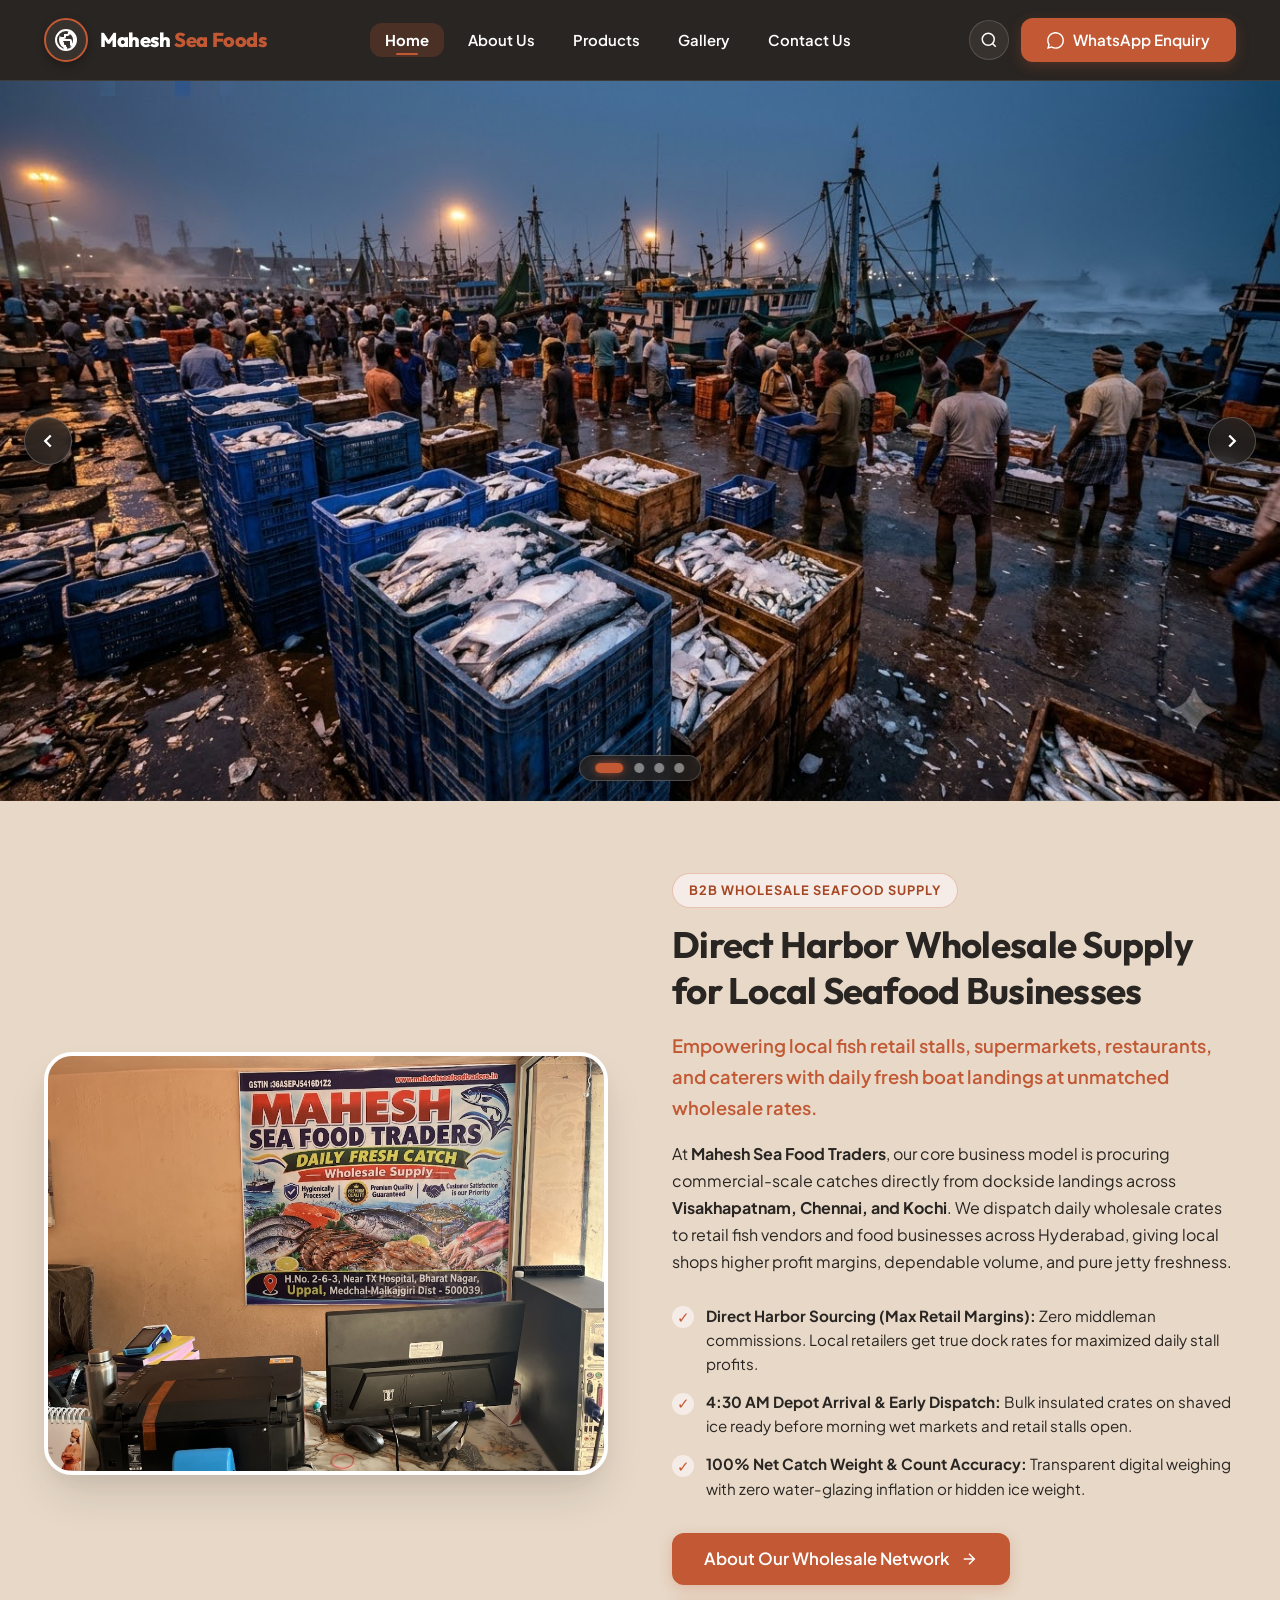
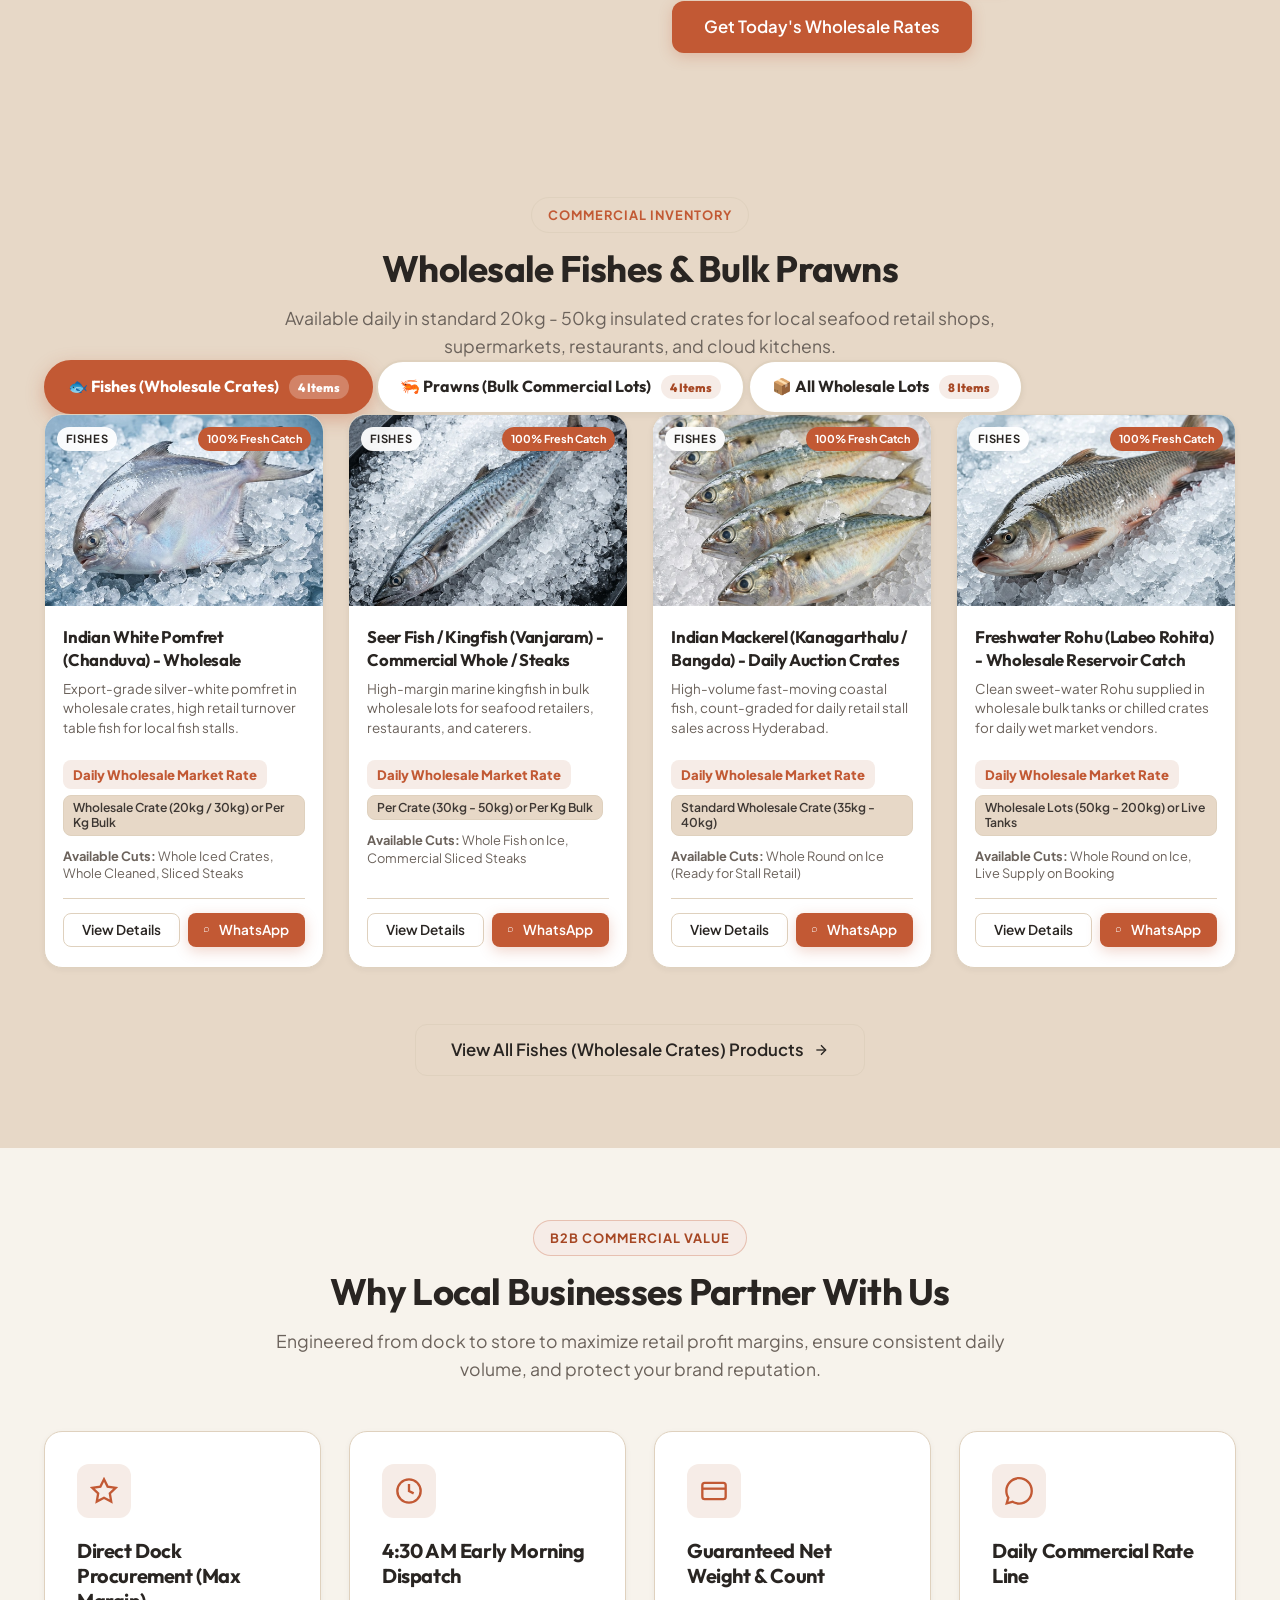
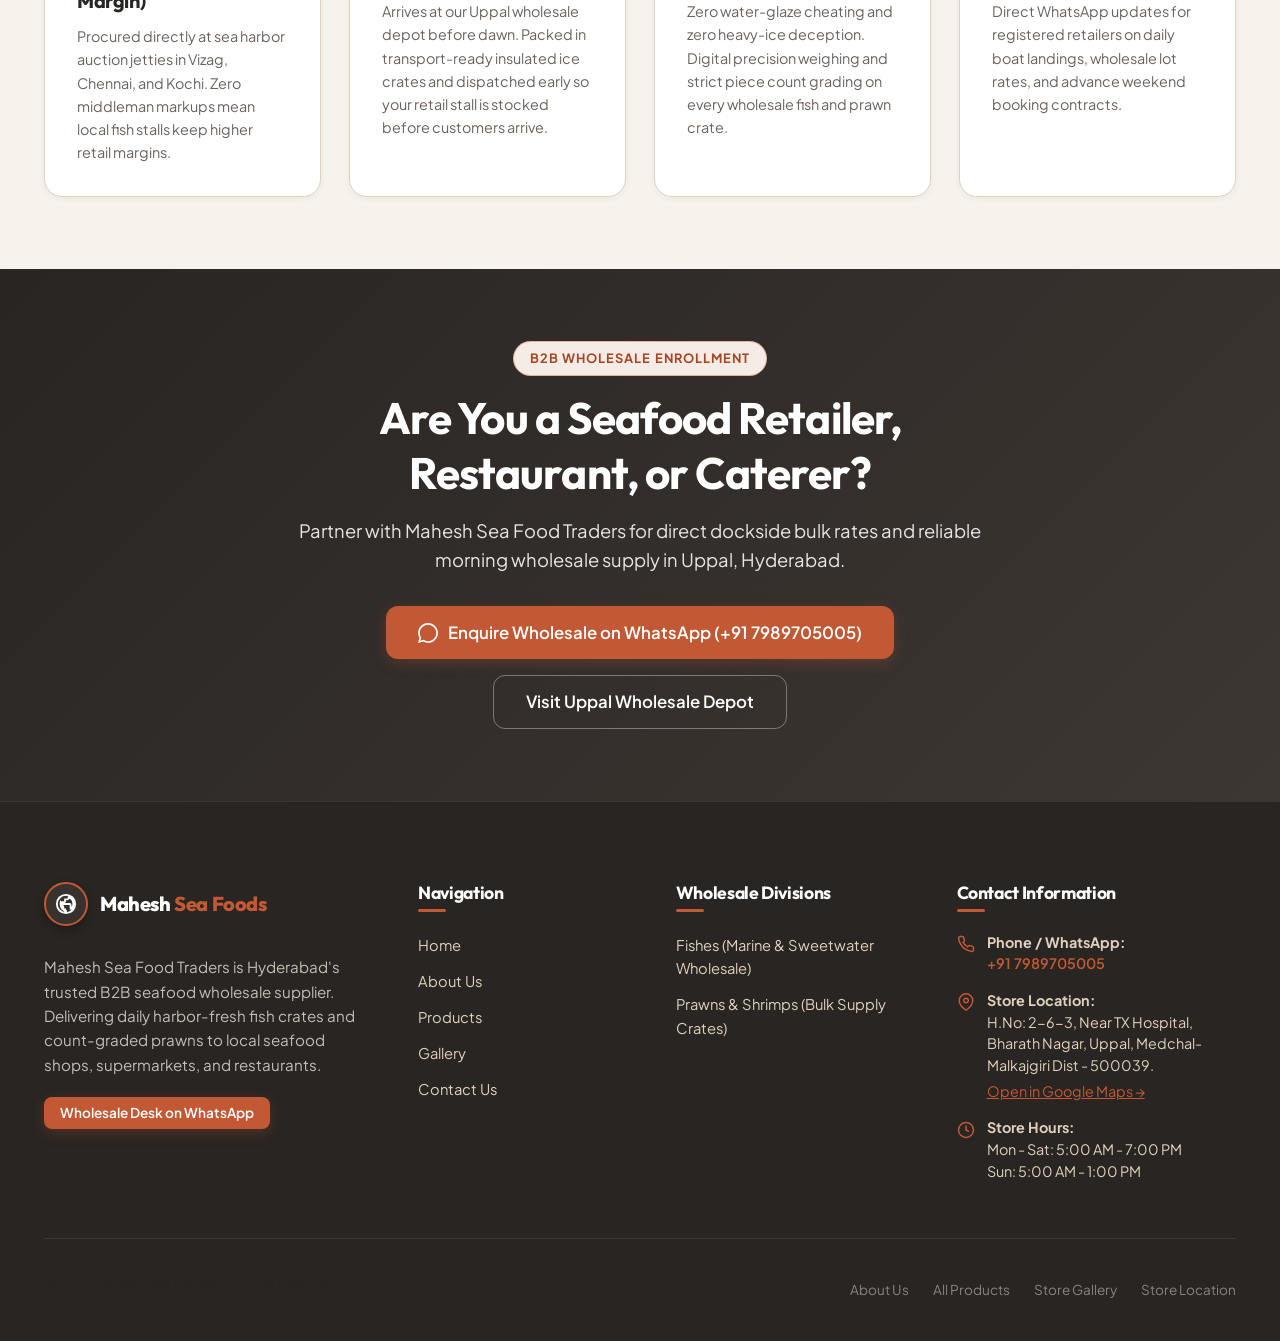
<file: index.html>
<!DOCTYPE html>
<html lang="en">

<head>
  <meta charset="UTF-8">
  <meta name="viewport" content="width=device-width, initial-scale=1.0">
  <title>Mahesh Sea Foods | Fresh Catch Wholesale & Retail</title>
  <meta name="description"
    content="Mahesh Sea Food Traders - Direct harbor wholesale fish crates and bulk prawns on ice for local seafood businesses, retail stalls, supermarkets, restaurants and caterers across Hyderabad.">
  <link rel="icon" type="image/svg+xml" href="assets/images/icons/favicon.svg">
  
  <!-- Google Fonts: Outfit, Plus Jakarta Sans, Noto Sans Telugu -->
  <link rel="preconnect" href="https://fonts.googleapis.com">
  <link rel="preconnect" href="https://fonts.gstatic.com" crossorigin>
  <link href="https://fonts.googleapis.com/css2?family=Noto+Sans+Telugu:wght@400;500;600;700;800&family=Outfit:wght@400;500;600;700;800&family=Plus+Jakarta+Sans:ital,wght@0,400;0,500;0,600;0,700;0,800;1,400&display=swap" rel="stylesheet">
  
  <!-- Master Stylesheet -->
  <link rel="stylesheet" href="assets/css/style.css">
</head>

<body>

  <!-- SITE HEADER / NAVBAR -->
  <header class="site-header">
    <div class="container">
      <nav class="navbar" aria-label="Main Navigation">
        <!-- Brand Title: Mahesh Sea Foods -->
        <a href="index.html" class="brand-logo" aria-label="Mahesh Sea Foods Homepage">
          <div class="brand-emblem">
            <svg width="24" height="24" viewBox="0 0 24 24" fill="none" stroke="currentColor" stroke-width="2">
              <path
                d="M12 2C6.48 2 2 6.48 2 12s4.48 10 10 10 10-4.48 10-10S17.52 2 12 2zm1 17.93c-3.95-.49-7-3.85-7-7.93 0-.62.08-1.21.21-1.79L9 15v1c0 1.1.9 2 2 2v1.93zm6.9-2.54c-.26-.81-1-1.39-1.9-1.39h-1v-3c0-.55-.45-1-1-1H8v-2h2c.55 0 1-.45 1-1V7h2c1.1 0 2-.9 2-2v-.41c2.93 1.19 5 4.06 5 7.41 0 2.08-.8 3.97-2.1 5.39z" />
            </svg>
          </div>
          <div class="brand-text">
            <span class="brand-name">Mahesh <span>Sea Foods</span></span>
          </div>
        </a>

        <!-- Desktop Navigation Links: strictly Home, About Us, Products, Gallery, Contact Us -->
        <ul class="nav-menu">
          <li><a href="index.html" class="nav-link active">Home</a></li>
          <li><a href="about.html" class="nav-link">About Us</a></li>
          <li><a href="products.html" class="nav-link">Products</a></li>
          <li><a href="gallery.html" class="nav-link">Gallery</a></li>
          <li><a href="contact.html" class="nav-link">Contact Us</a></li>
        </ul>

        <!-- Right Actions -->
        <div class="nav-actions">
          <button class="nav-search-btn js-open-search" aria-label="Search seafood products" title="Quick Search">
            <svg width="18" height="18" viewBox="0 0 24 24" fill="none" stroke="currentColor" stroke-width="2">
              <circle cx="11" cy="11" r="8" />
              <line x1="21" y1="21" x2="16.65" y2="16.65" />
            </svg>
          </button>

          <a href="#" class="btn btn-whatsapp nav-whatsapp-btn js-whatsapp-enquiry"
            data-message="Hello Mahesh Sea Foods, I would like to enquire about your today's fresh seafood availability and pricing.">
            <svg width="17" height="17" viewBox="0 0 24 24" fill="currentColor">
              <path
                d="M.057 24l1.687-6.163c-1.041-1.804-1.588-3.849-1.587-5.946.003-6.556 5.338-11.891 11.893-11.891 3.181.001 6.167 1.24 8.413 3.488 2.245 2.248 3.481 5.236 3.48 8.414-.003 6.557-5.338 11.892-11.893 11.892-1.99-.001-3.951-.5-5.688-1.448l-6.305 1.654zm6.597-3.807c1.676.995 3.276 1.591 5.392 1.592 5.448 0 9.886-4.434 9.889-9.885.002-5.462-4.415-9.89-9.881-9.892-5.452 0-9.887 4.434-9.889 9.884-.001 2.225.651 3.891 1.746 5.634l-.999 3.648 3.742-.981z" />
            </svg>
            <span>WhatsApp Enquiry</span>
          </a>

          <!-- Mobile Toggle Button -->
          <button class="mobile-nav-toggle" aria-label="Toggle mobile menu" aria-expanded="false">
            <span class="hamburger-line"></span>
            <span class="hamburger-line"></span>
            <span class="hamburger-line"></span>
          </button>
        </div>
      </nav>
    </div>
  </header>

  <!-- MOBILE NAVIGATION DRAWER -->
  <div class="mobile-nav-backdrop"></div>
  <aside class="mobile-nav-drawer" aria-label="Mobile Navigation">
    <div class="mobile-nav-list">
      <a href="index.html" class="mobile-nav-link active">Home</a>
      <a href="about.html" class="mobile-nav-link">About Us</a>
      <a href="products.html" class="mobile-nav-link">Products</a>
      <a href="gallery.html" class="mobile-nav-link">Gallery</a>
      <a href="contact.html" class="mobile-nav-link">Contact Us</a>
    </div>
    <div class="mobile-nav-cta">
      <button class="btn btn-outline js-open-search" style="width: 100%;">
        <svg width="16" height="16" viewBox="0 0 24 24" fill="none" stroke="currentColor" stroke-width="2">
          <circle cx="11" cy="11" r="8" />
          <line x1="21" y1="21" x2="16.65" y2="16.65" />
        </svg>
        Search Products
      </button>
      <a href="#" class="btn btn-whatsapp js-whatsapp-enquiry" style="width: 100%;">
        <svg width="16" height="16" viewBox="0 0 24 24" fill="currentColor">
          <path
            d="M.057 24l1.687-6.163c-1.041-1.804-1.588-3.849-1.587-5.946.003-6.556 5.338-11.891 11.893-11.891 3.181.001 6.167 1.24 8.413 3.488 2.245 2.248 3.481 5.236 3.48 8.414-.003 6.557-5.338 11.892-11.893 11.892-1.99-.001-3.951-.5-5.688-1.448l-6.305 1.654zm6.597-3.807c1.676.995 3.276 1.591 5.392 1.592 5.448 0 9.886-4.434 9.889-9.885.002-5.462-4.415-9.89-9.881-9.892-5.452 0-9.887 4.434-9.889 9.884-.001 2.225.651 3.891 1.746 5.634l-.999 3.648 3.742-.981z" />
        </svg>
        WhatsApp Enquiry
      </a>
    </div>
  </aside>

  <main>
    <!-- SECTION 1: 4-SLIDE B2B WHOLESALE HERO CAROUSEL (16:9 RATIO - ONLY IMAGES) -->
    <section class="hero-carousel-section" aria-label="B2B Seafood Wholesale Supply Carousel">
      <div class="carousel-container">
        <div class="carousel-viewport">
          <div class="carousel-track">

            <!-- SLIDE 1: WHOLESALE HARBOR CRATES ON ICE -->
            <div class="carousel-slide active" data-index="0">
              <div class="slide-bg-media">
                <img src="assets/images/hero/banner-wholesale-crates.jpg" alt="Wholesale Seafood Crates on Ice - Daily Harbor Landings for Local Fish Businesses" loading="eager">
              </div>
            </div>

            <!-- SLIDE 2: MORNING WHOLESALE DISPATCH TO LOCAL SHOPS -->
            <div class="carousel-slide" data-index="1">
              <div class="slide-bg-media">
                <img src="assets/images/hero/banner-wholesale-dispatch.jpg" alt="Morning Wholesale Seafood Dispatch Depot - Supplying Local Fish Stalls & Retail Markets" loading="lazy">
              </div>
            </div>

            <!-- SLIDE 3: BULK COUNT-GRADED PRAWNS WHOLESALE CRATES -->
            <div class="carousel-slide" data-index="2">
              <div class="slide-bg-media">
                <img src="assets/images/hero/banner-wholesale-prawns.jpg" alt="Commercial Bulk Prawns Wholesale Crates - Count Graded Black Tiger & Vannamei Prawns" loading="lazy">
              </div>
            </div>

            <!-- SLIDE 4: B2B SEAFOOD WHOLESALE PARTNERSHIP -->
            <div class="carousel-slide" data-index="3">
              <div class="slide-bg-media">
                <img src="assets/images/hero/banner-wholesale-partnership.jpg" alt="B2B Seafood Wholesale Partnership - Trusted Bulk Supply for Retailers, Restaurants & Caterers" loading="lazy">
              </div>
            </div>

          </div>

          <!-- Carousel Controls -->
          <button class="carousel-arrow carousel-prev" aria-label="Previous Slide">
            <svg width="22" height="22" viewBox="0 0 24 24" fill="none" stroke="currentColor" stroke-width="2.5">
              <polyline points="15 18 9 12 15 6"></polyline>
            </svg>
          </button>
          <button class="carousel-arrow carousel-next" aria-label="Next Slide">
            <svg width="22" height="22" viewBox="0 0 24 24" fill="none" stroke="currentColor" stroke-width="2.5">
              <polyline points="9 18 15 12 9 6"></polyline>
            </svg>
          </button>

          <!-- Carousel Indicators / Dots -->
          <div class="carousel-indicators" role="tablist">
            <button class="carousel-dot active" data-slide="0" aria-label="Slide 1: Harbor Wholesale Crates" role="tab" aria-selected="true"></button>
            <button class="carousel-dot" data-slide="1" aria-label="Slide 2: Retail Market Dispatch" role="tab" aria-selected="false"></button>
            <button class="carousel-dot" data-slide="2" aria-label="Slide 3: Bulk Graded Prawns" role="tab" aria-selected="false"></button>
            <button class="carousel-dot" data-slide="3" aria-label="Slide 4: B2B Business Partnership" role="tab" aria-selected="false"></button>
          </div>
        </div>
      </div>
    </section>

    <!-- SECTION 2: ABOUT US SECTION (B2B Wholesale Positioning for Local Businesses) -->
    <section class="split-section alt-bg" id="about-us-section" style="padding: 4.5rem 0;">
      <div class="container">
        <div class="split-grid">
          <!-- Left Column: Image -->
          <div class="split-media">
            <div class="split-media-card" style="box-shadow: var(--shadow-xl); border: 4px solid #FFFFFF; border-radius: var(--radius-xl); overflow: hidden;">
              <img src="assets/images/gallery/store-counter-banner.jpg"
                alt="Mahesh Sea Food Traders - Daily Fresh Catch Wholesale Supply Depot in Uppal" loading="lazy">
            </div>
          </div>

          <!-- Right Column: Promotion of Mahesh Sea Foods Wholesale Business -->
          <div class="split-content">
            <span class="section-badge section-badge-coral">B2B Wholesale Seafood Supply</span>
            <h2 style="font-size: 2.3rem; margin-bottom: 1rem; color: var(--color-primary);">
              Direct Harbor Wholesale Supply for <span>Local Seafood Businesses</span>
            </h2>
            <p class="lead" style="font-size: 1.15rem; color: var(--color-terracotta); font-weight: 600; margin-bottom: 1rem;">
              Empowering local fish retail stalls, supermarkets, restaurants, and caterers with daily fresh boat landings at unmatched wholesale rates.
            </p>
            <p style="margin-bottom: 1.25rem; line-height: 1.7; color: var(--color-text);">
              At <strong>Mahesh Sea Food Traders</strong>, our core business model is procuring commercial-scale catches directly from dockside landings across <strong>Visakhapatnam, Chennai, and Kochi</strong>. We dispatch daily wholesale crates to retail fish vendors and food businesses across Hyderabad, giving local shops higher profit margins, dependable volume, and pure jetty freshness.
            </p>
            
            <div class="checklist" style="margin-bottom: 2rem;">
              <div class="checklist-item">
                <span class="check-icon" style="background-color: var(--color-terracotta-soft); color: var(--color-terracotta);">✓</span>
                <span><strong>Direct Harbor Sourcing (Max Retail Margins):</strong> Zero middleman commissions. Local retailers get true dock rates for maximized daily stall profits.</span>
              </div>
              <div class="checklist-item">
                <span class="check-icon" style="background-color: var(--color-terracotta-soft); color: var(--color-terracotta);">✓</span>
                <span><strong>4:30 AM Depot Arrival &amp; Early Dispatch:</strong> Bulk insulated crates on shaved ice ready before morning wet markets and retail stalls open.</span>
              </div>
              <div class="checklist-item">
                <span class="check-icon" style="background-color: var(--color-terracotta-soft); color: var(--color-terracotta);">✓</span>
                <span><strong>100% Net Catch Weight &amp; Count Accuracy:</strong> Transparent digital weighing with zero water-glazing inflation or hidden ice weight.</span>
              </div>
            </div>

            <div style="display: flex; gap: 1rem; flex-wrap: wrap; align-items: center;">
              <a href="about.html" class="btn btn-lg btn-primary">
                About Our Wholesale Network
                <svg width="18" height="18" viewBox="0 0 24 24" fill="none" stroke="currentColor" stroke-width="2">
                  <line x1="5" y1="12" x2="19" y2="12" />
                  <polyline points="12 5 19 12 12 19" />
                </svg>
              </a>
              <a href="https://wa.me/917989705005?text=Hello%20Mahesh%20Sea%20Food%20Traders%2C%20I%20run%20a%20local%20seafood%20business%20and%20want%20to%20enquire%20about%20daily%20wholesale%20rates%20for%20fish%20and%20prawns." 
                 target="_blank" rel="noopener noreferrer" 
                 class="btn btn-lg btn-whatsapp">
                Get Today's Wholesale Rates
              </a>
            </div>
          </div>
        </div>
      </div>
    </section>

    <!-- SECTION 3: OUR SEAFOOD CATEGORY & PRODUCTS (Strictly Fishes & Prawns) -->
    <section class="products-section" id="products-section" style="padding: 4.5rem 0;">
      <div class="container">
        <div class="section-header text-center" style="max-width: 760px; margin: 0 auto;">
          <span class="section-badge">Commercial Inventory</span>
          <h2 style="font-size: 2.3rem; color: var(--color-primary);">Wholesale Fishes &amp; Bulk Prawns</h2>
          <p style="font-size: 1.1rem; color: var(--color-text-muted);">
            Available daily in standard 20kg - 50kg insulated crates for local seafood retail shops, supermarkets, restaurants, and cloud kitchens.
          </p>
        </div>

        <!-- CATEGORY BUTTONS IN BUTTON FORMAT (Strictly Fishes & Prawns) -->
        <div class="category-buttons-bar">
          <button class="cat-btn-pill active" data-category="fishes" title="View Wholesale Fishes">
            <span>🐟 Fishes (Wholesale Crates)</span>
            <span class="cat-pill-count">4 Items</span>
          </button>
          <button class="cat-btn-pill" data-category="prawns" title="View Bulk Prawns">
            <span>🦐 Prawns (Bulk Commercial Lots)</span>
            <span class="cat-pill-count">4 Items</span>
          </button>
          <button class="cat-btn-pill" data-category="all" title="View All Wholesale Seafood">
            <span>📦 All Wholesale Lots</span>
            <span class="cat-pill-count">8 Items</span>
          </button>
        </div>

        <!-- PRODUCTS GRID (Populated Dynamically with 4 Items per category via JS) -->
        <div class="product-grid" id="homeCategoryProductsGrid">
          <!-- Fallback initial rendering for Fishes (rendered immediately if JS takes a beat) -->
        </div>

        <!-- View All in Category Direct Button Link -->
        <div style="text-align: center; margin-top: 3.5rem;">
          <a href="products.html?category=fishes" id="viewCategoryProductsBtn" class="btn btn-lg btn-outline" style="padding: 0.9rem 2.2rem; font-size: 1.05rem;">
            View All Fishes Products
            <svg width="18" height="18" viewBox="0 0 24 24" fill="none" stroke="currentColor" stroke-width="2">
              <line x1="5" y1="12" x2="19" y2="12" />
              <polyline points="12 5 19 12 12 19" />
            </svg>
          </a>
        </div>
      </div>
    </section>

    <!-- SECTION 4: WHY CHOOSE US (B2B Wholesale Advantages for Local Retailers) -->
    <section class="why-us-section alt-bg" style="padding: 4.5rem 0;">
      <div class="container">
        <div class="section-header text-center" style="max-width: 760px; margin: 0 auto 3rem auto;">
          <span class="section-badge section-badge-coral">B2B Commercial Value</span>
          <h2 style="font-size: 2.3rem; color: var(--color-primary);">Why Local Businesses Partner With Us</h2>
          <p style="font-size: 1.1rem; color: var(--color-text-muted);">
            Engineered from dock to store to maximize retail profit margins, ensure consistent daily volume, and protect your brand reputation.
          </p>
        </div>

        <div class="features-grid">
          <!-- Card 1 -->
          <div class="feature-box" style="background: #FFFFFF; border-radius: var(--radius-lg); padding: 2rem; box-shadow: var(--shadow-sm); border: 1px solid var(--color-border);">
            <div class="feature-box-icon" style="background: var(--color-terracotta-soft); color: var(--color-terracotta);">
              <svg width="28" height="28" viewBox="0 0 24 24" fill="none" stroke="currentColor" stroke-width="2">
                <path d="M12 2l3.09 6.26L22 9.27l-5 4.87 1.18 6.88L12 17.77l-6.18 3.25L7 14.14 2 9.27l6.91-1.01L12 2z" />
              </svg>
            </div>
            <h4 style="font-size: 1.25rem; margin-bottom: 0.75rem; color: var(--color-primary);">Direct Dock Procurement (Max Margin)</h4>
            <p style="color: var(--color-text-muted); line-height: 1.6;">
              Procured directly at sea harbor auction jetties in Vizag, Chennai, and Kochi. Zero middleman markups mean local fish stalls keep higher retail margins.
            </p>
          </div>

          <!-- Card 2 -->
          <div class="feature-box accent-coral" style="background: #FFFFFF; border-radius: var(--radius-lg); padding: 2rem; box-shadow: var(--shadow-sm); border: 1px solid var(--color-border);">
            <div class="feature-box-icon" style="background: var(--color-terracotta-soft); color: var(--color-terracotta);">
              <svg width="28" height="28" viewBox="0 0 24 24" fill="none" stroke="currentColor" stroke-width="2">
                <circle cx="12" cy="12" r="10" />
                <path d="M12 6v6l4 2" />
              </svg>
            </div>
            <h4 style="font-size: 1.25rem; margin-bottom: 0.75rem; color: var(--color-primary);">4:30 AM Early Morning Dispatch</h4>
            <p style="color: var(--color-text-muted); line-height: 1.6;">
              Arrives at our Uppal wholesale depot before dawn. Packed in transport-ready insulated ice crates and dispatched early so your retail stall is stocked before customers arrive.
            </p>
          </div>

          <!-- Card 3 -->
          <div class="feature-box" style="background: #FFFFFF; border-radius: var(--radius-lg); padding: 2rem; box-shadow: var(--shadow-sm); border: 1px solid var(--color-border);">
            <div class="feature-box-icon" style="background: var(--color-terracotta-soft); color: var(--color-terracotta);">
              <svg width="28" height="28" viewBox="0 0 24 24" fill="none" stroke="currentColor" stroke-width="2">
                <rect x="2" y="5" width="20" height="14" rx="2" />
                <line x1="2" y1="10" x2="22" y2="10" />
              </svg>
            </div>
            <h4 style="font-size: 1.25rem; margin-bottom: 0.75rem; color: var(--color-primary);">Guaranteed Net Weight &amp; Count</h4>
            <p style="color: var(--color-text-muted); line-height: 1.6;">
              Zero water-glaze cheating and zero heavy-ice deception. Digital precision weighing and strict piece count grading on every wholesale fish and prawn crate.
            </p>
          </div>

          <!-- Card 4 -->
          <div class="feature-box" style="background: #FFFFFF; border-radius: var(--radius-lg); padding: 2rem; box-shadow: var(--shadow-sm); border: 1px solid var(--color-border);">
            <div class="feature-box-icon" style="background: var(--color-terracotta-soft); color: var(--color-terracotta);">
              <svg width="28" height="28" viewBox="0 0 24 24" fill="currentColor">
                <path d="M.057 24l1.687-6.163c-1.041-1.804-1.588-3.849-1.587-5.946.003-6.556 5.338-11.891 11.893-11.891 3.181.001 6.167 1.24 8.413 3.488 2.245 2.248 3.481 5.236 3.48 8.414-.003 6.557-5.338 11.892-11.893 11.892-1.99-.001-3.951-.5-5.688-1.448l-6.305 1.654zm6.597-3.807c1.676.995 3.276 1.591 5.392 1.592 5.448 0 9.886-4.434 9.889-9.885.002-5.462-4.415-9.89-9.881-9.892-5.452 0-9.887 4.434-9.889 9.884-.001 2.225.651 3.891 1.746 5.634l-.999 3.648 3.742-.981z"/>
              </svg>
            </div>
            <h4 style="font-size: 1.25rem; margin-bottom: 0.75rem; color: var(--color-primary);">Daily Commercial Rate Line</h4>
            <p style="color: var(--color-text-muted); line-height: 1.6;">
              Direct WhatsApp updates for registered retailers on daily boat landings, wholesale lot rates, and advance weekend booking contracts.
            </p>
          </div>
        </div>
      </div>
    </section>

    <!-- SECTION 5: B2B WHOLESALE ACTION BANNER -->
    <section class="cta-banner-section" style="background: linear-gradient(135deg, var(--color-charcoal) 0%, #3D3733 100%);">
      <div class="container">
        <div class="cta-banner-inner">
          <span class="section-badge"
            style="background: var(--color-terracotta-soft); color: var(--color-terracotta-dark); border-color: rgba(194, 89, 52, 0.4);">
            B2B Wholesale Enrollment
          </span>
          <h2>Are You a Seafood Retailer, Restaurant, or Caterer?</h2>
          <p>
            Partner with Mahesh Sea Food Traders for direct dockside bulk rates and reliable morning wholesale supply in Uppal, Hyderabad.
          </p>
          <div class="cta-banner-actions">
            <a href="https://wa.me/917989705005?text=Hello%20Mahesh%20Sea%20Food%20Traders%2C%20I%20run%20a%20local%20business%20and%20want%20to%20receive%20daily%20wholesale%20rates%20for%20fish%20and%20prawns." 
               target="_blank" rel="noopener noreferrer"
               class="btn btn-lg btn-whatsapp">
              <svg width="20" height="20" viewBox="0 0 24 24" fill="currentColor">
                <path
                  d="M.057 24l1.687-6.163c-1.041-1.804-1.588-3.849-1.587-5.946.003-6.556 5.338-11.891 11.893-11.891 3.181.001 6.167 1.24 8.413 3.488 2.245 2.248 3.481 5.236 3.48 8.414-.003 6.557-5.338 11.892-11.893 11.892-1.99-.001-3.951-.5-5.688-1.448l-6.305 1.654zm6.597-3.807c1.676.995 3.276 1.591 5.392 1.592 5.448 0 9.886-4.434 9.889-9.885.002-5.462-4.415-9.89-9.881-9.892-5.452 0-9.887 4.434-9.889 9.884-.001 2.225.651 3.891 1.746 5.634l-.999 3.648 3.742-.981z" />
              </svg>
              Enquire Wholesale on WhatsApp (+91 7989705005)
            </a>
            <a href="contact.html" class="btn btn-lg btn-outline-white">
              Visit Uppal Wholesale Depot
            </a>
          </div>
        </div>
      </div>
    </section>
  </main>

  <!-- COMMON FOOTER (Nav Links, Contact Info, Map Links) -->
  <footer class="site-footer">
    <div class="container">
      <div class="footer-top">
        <!-- Col 1: Brand Info -->
        <div class="footer-col footer-about">
          <a href="index.html" class="brand-logo" style="margin-bottom: 0.85rem;">
            <div class="brand-emblem">
              <svg width="22" height="22" viewBox="0 0 24 24" fill="none" stroke="currentColor" stroke-width="2">
                <path
                  d="M12 2C6.48 2 2 6.48 2 12s4.48 10 10 10 10-4.48 10-10S17.52 2 12 2zm1 17.93c-3.95-.49-7-3.85-7-7.93 0-.62.08-1.21.21-1.79L9 15v1c0 1.1.9 2 2 2v1.93zm6.9-2.54c-.26-.81-1-1.39-1.9-1.39h-1v-3c0-.55-.45-1-1-1H8v-2h2c.55 0 1-.45 1-1V7h2c1.1 0 2-.9 2-2v-.41c2.93 1.19 5 4.06 5 7.41 0 2.08-.8 3.97-2.1 5.39z" />
              </svg>
            </div>
            <div class="brand-text">
              <span class="brand-name" style="color: #FFFFFF;">Mahesh <span style="color: var(--color-terracotta);">Sea Foods</span></span>
            </div>
          </a>
          <p style="color: #C5BCB4; font-size: 0.95rem; line-height: 1.6; margin-bottom: 1.25rem;">
            Mahesh Sea Food Traders is Hyderabad's trusted B2B seafood wholesale supplier. Delivering daily harbor-fresh fish crates and count-graded prawns to local seafood shops, supermarkets, and restaurants.
          </p>
          <a href="#" class="btn btn-sm btn-whatsapp js-whatsapp-enquiry"
            data-message="Hello Mahesh Sea Food Traders, I am a local business owner looking for daily wholesale rates.">
            Wholesale Desk on WhatsApp
          </a>
        </div>

        <!-- Col 2: Navigation Links (Home, About Us, Products, Gallery, Contact Us) -->
        <div class="footer-col">
          <h4>Navigation</h4>
          <ul class="footer-nav-list">
            <li><a href="index.html" class="footer-nav-link">Home</a></li>
            <li><a href="about.html" class="footer-nav-link">About Us</a></li>
            <li><a href="products.html" class="footer-nav-link">Products</a></li>
            <li><a href="gallery.html" class="footer-nav-link">Gallery</a></li>
            <li><a href="contact.html" class="footer-nav-link">Contact Us</a></li>
          </ul>
        </div>

        <!-- Col 3: Seafood Categories (Strictly Fishes and Prawns) -->
        <div class="footer-col">
          <h4>Wholesale Divisions</h4>
          <ul class="footer-nav-list">
            <li><a href="products.html?category=fishes" class="footer-nav-link">Fishes (Marine &amp; Sweetwater Wholesale)</a></li>
            <li><a href="products.html?category=prawns" class="footer-nav-link">Prawns &amp; Shrimps (Bulk Supply Crates)</a></li>
          </ul>
        </div>

        <!-- Col 4: Contact Information & Google Maps -->
        <div class="footer-col">
          <h4>Contact Information</h4>
          <div class="footer-contact-list">
            <div class="footer-contact-item">
              <svg class="footer-contact-icon" width="18" height="18" viewBox="0 0 24 24" fill="none"
                stroke="currentColor" stroke-width="2">
                <path
                  d="M22 16.92v3a2 2 0 0 1-2.18 2 19.79 19.79 0 0 1-8.63-3.07 19.5 19.5 0 0 1-6-6 19.79 19.79 0 0 1-3.07-8.67A2 2 0 0 1 4.11 2h3a2 2 0 0 1 2 1.72 12.84 12.84 0 0 0 .7 2.81 2 2 0 0 1-.45 2.11L8.09 9.91a16 16 0 0 0 6 6l1.27-1.27a2 2 0 0 1 2.11-.45 12.84 12.84 0 0 0 2.81.7A2 2 0 0 1 22 16.92z" />
              </svg>
              <span><strong>Phone / WhatsApp:</strong><br><a href="tel:+917989705005" style="color: var(--color-terracotta); font-weight: 600;">+91 7989705005</a></span>
            </div>
            <div class="footer-contact-item">
              <svg class="footer-contact-icon" width="18" height="18" viewBox="0 0 24 24" fill="none"
                stroke="currentColor" stroke-width="2">
                <path d="M21 10c0 7-9 13-9 13s-9-6-9-13a9 9 0 0 1 18 0z" />
                <circle cx="12" cy="10" r="3" />
              </svg>
              <span>
                <strong>Store Location:</strong><br>
                H.No: 2-6-3, Near TX Hospital, Bharath Nagar, Uppal, Medchal-Malkajgiri Dist - 500039.<br>
                <a href="https://maps.app.goo.gl/DNgCmp9HCjLjaLzu8" target="_blank" rel="noopener noreferrer" style="color: var(--color-terracotta); text-decoration: underline; display: inline-flex; align-items: center; gap: 0.3rem; margin-top: 0.25rem;">
                  Open in Google Maps &rarr;
                </a>
              </span>
            </div>
            <div class="footer-contact-item">
              <svg class="footer-contact-icon" width="18" height="18" viewBox="0 0 24 24" fill="none"
                stroke="currentColor" stroke-width="2">
                <circle cx="12" cy="12" r="10"/>
                <polyline points="12 6 12 12 16 14"/>
              </svg>
              <span><strong>Store Hours:</strong><br>Mon - Sat: 5:00 AM - 7:00 PM<br>Sun: 5:00 AM - 1:00 PM</span>
            </div>
          </div>
        </div>
      </div>

      <!-- Bottom Bar -->
      <div class="footer-bottom">
        <p>&copy; 2026 Mahesh Sea Foods. All rights reserved.</p>
        <div class="footer-legal-links">
          <a href="about.html">About Us</a>
          <a href="products.html">All Products</a>
          <a href="gallery.html">Store Gallery</a>
          <a href="contact.html">Store Location</a>
        </div>
      </div>
    </div>
  </footer>

  <!-- QUICK SEARCH MODAL -->
  <div class="search-modal-backdrop" role="dialog" aria-modal="true" aria-label="Search Catalog">
    <div class="search-modal">
      <div class="search-modal-header">
        <svg width="20" height="20" viewBox="0 0 24 24" fill="none" stroke="currentColor" stroke-width="2">
          <circle cx="11" cy="11" r="8" />
          <line x1="21" y1="21" x2="16.65" y2="16.65" />
        </svg>
        <input type="text" class="search-modal-input" placeholder="Search by fish name, category, or cut..."
          aria-label="Search seafood">
        <button class="search-modal-close" aria-label="Close search modal">&times;</button>
      </div>
      <div class="search-modal-results">
        <!-- Rendered via JS -->
      </div>
    </div>
  </div>

  <!-- BACK TO TOP BUTTON -->
  <button class="back-to-top" aria-label="Back to top of page" title="Back to top">
    <svg width="20" height="20" viewBox="0 0 24 24" fill="none" stroke="currentColor" stroke-width="2.5">
      <line x1="12" y1="19" x2="12" y2="5" />
      <polyline points="5 12 12 5 19 12" />
    </svg>
  </button>

  <!-- Scripts -->
  <script src="assets/js/products.js"></script>
  <script src="assets/js/main.js"></script>
</body>

</html>
</file>
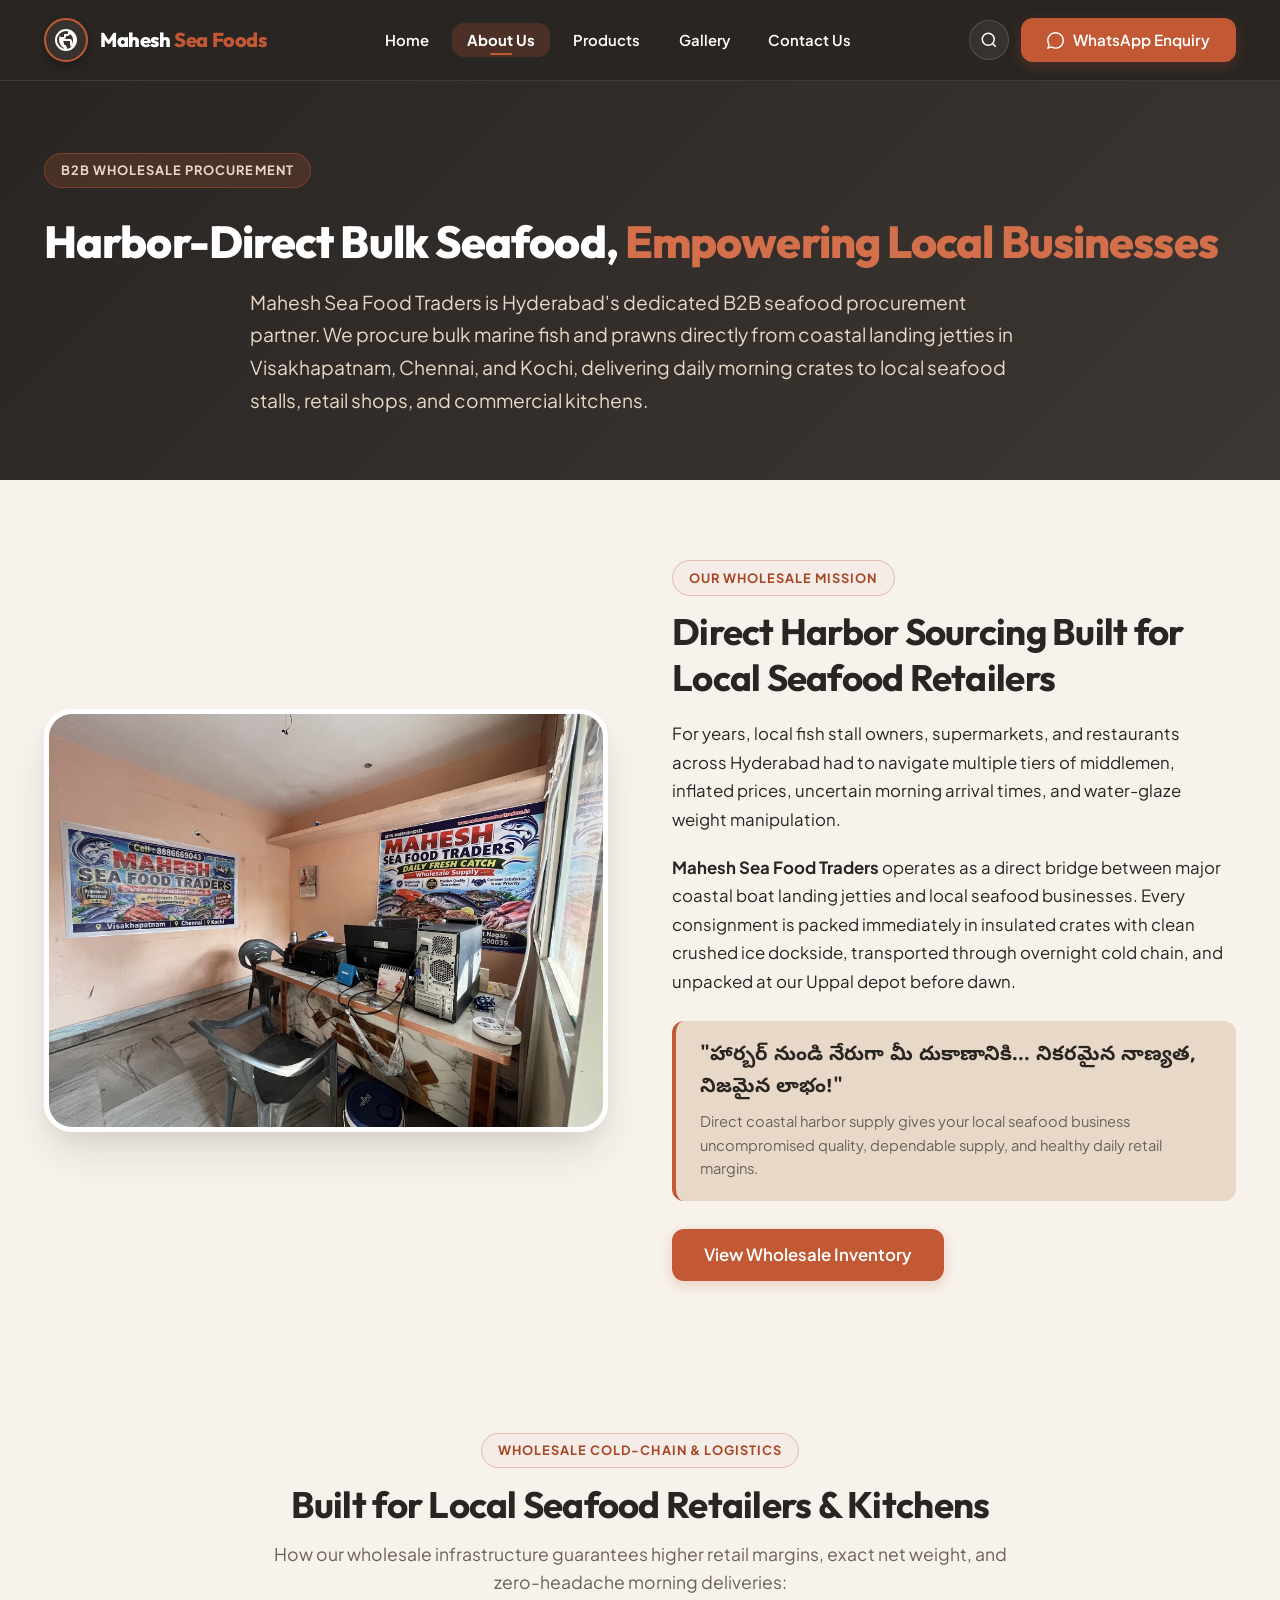
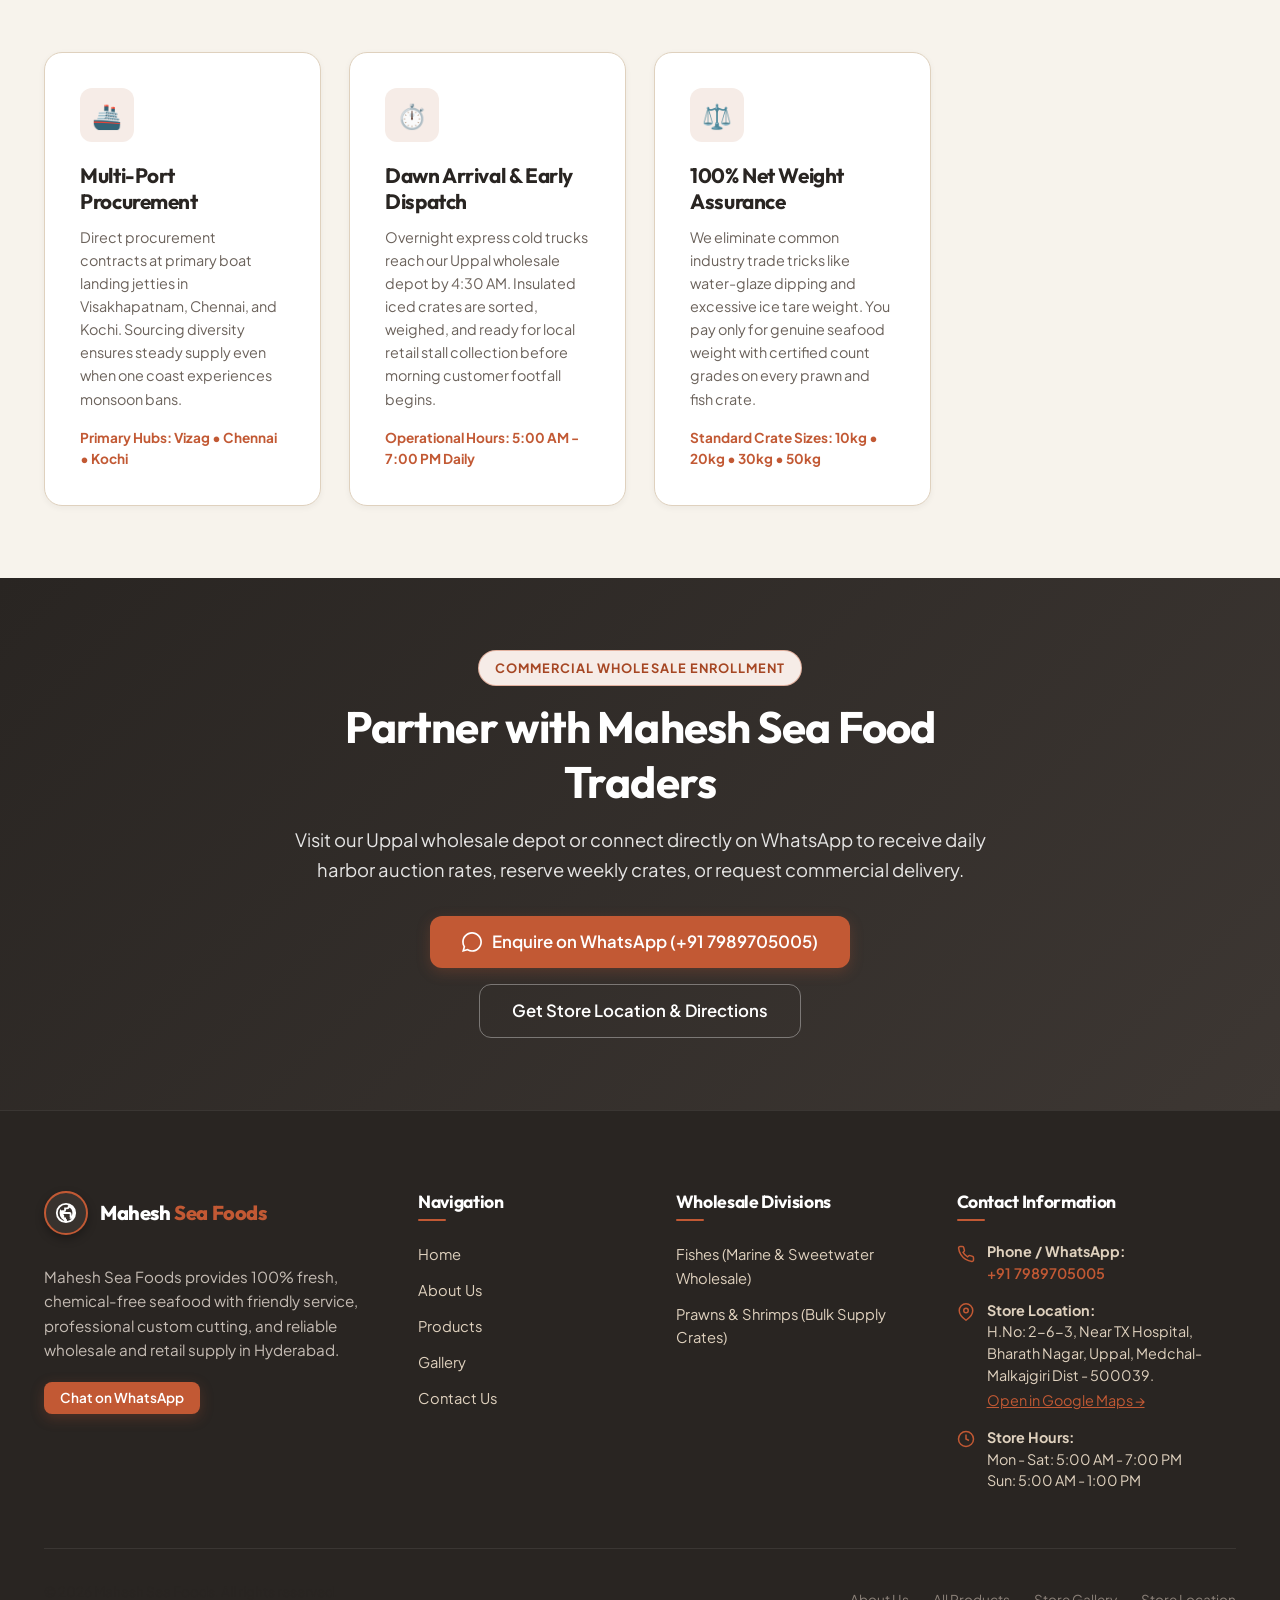
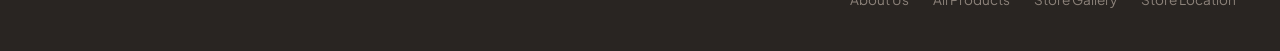
<file: about.html>
<!DOCTYPE html>
<html lang="en">

<head>
  <meta charset="UTF-8">
  <meta name="viewport" content="width=device-width, initial-scale=1.0">
  <title>About Us | Mahesh Sea Foods - Pure Catch, Healthy Families</title>
  <meta name="description"
    content="Discover the story of Mahesh Sea Foods. Bringing 100% chemical-free, harbor-fresh seafood with custom hygienic cutting and fair pricing to families in Uppal, Hyderabad.">
  <link rel="icon" type="image/svg+xml" href="assets/images/icons/favicon.svg">

  <!-- Google Fonts: Outfit, Plus Jakarta Sans, Noto Sans Telugu -->
  <link rel="preconnect" href="https://fonts.googleapis.com">
  <link rel="preconnect" href="https://fonts.gstatic.com" crossorigin>
  <link href="https://fonts.googleapis.com/css2?family=Noto+Sans+Telugu:wght@400;500;600;700;800&family=Outfit:wght@400;500;600;700;800&family=Plus+Jakarta+Sans:ital,wght@0,400;0,500;0,600;0,700;0,800;1,400&display=swap" rel="stylesheet">

  <link rel="stylesheet" href="assets/css/style.css">
</head>

<body>

  <!-- SITE HEADER / NAVBAR -->
  <header class="site-header">
    <div class="container">
      <nav class="navbar" aria-label="Main Navigation">
        <!-- Brand Title: Mahesh Sea Foods -->
        <a href="index.html" class="brand-logo" aria-label="Mahesh Sea Foods Homepage">
          <div class="brand-emblem">
            <svg width="24" height="24" viewBox="0 0 24 24" fill="none" stroke="currentColor" stroke-width="2">
              <path
                d="M12 2C6.48 2 2 6.48 2 12s4.48 10 10 10 10-4.48 10-10S17.52 2 12 2zm1 17.93c-3.95-.49-7-3.85-7-7.93 0-.62.08-1.21.21-1.79L9 15v1c0 1.1.9 2 2 2v1.93zm6.9-2.54c-.26-.81-1-1.39-1.9-1.39h-1v-3c0-.55-.45-1-1-1H8v-2h2c.55 0 1-.45 1-1V7h2c1.1 0 2-.9 2-2v-.41c2.93 1.19 5 4.06 5 7.41 0 2.08-.8 3.97-2.1 5.39z" />
            </svg>
          </div>
          <div class="brand-text">
            <span class="brand-name">Mahesh <span>Sea Foods</span></span>
          </div>
        </a>

        <!-- Desktop Navigation Links: strictly Home, About Us, Products, Gallery, Contact Us -->
        <ul class="nav-menu">
          <li><a href="index.html" class="nav-link">Home</a></li>
          <li><a href="about.html" class="nav-link active">About Us</a></li>
          <li><a href="products.html" class="nav-link">Products</a></li>
          <li><a href="gallery.html" class="nav-link">Gallery</a></li>
          <li><a href="contact.html" class="nav-link">Contact Us</a></li>
        </ul>

        <!-- Right Actions -->
        <div class="nav-actions">
          <button class="nav-search-btn js-open-search" aria-label="Search seafood products" title="Quick Search">
            <svg width="18" height="18" viewBox="0 0 24 24" fill="none" stroke="currentColor" stroke-width="2">
              <circle cx="11" cy="11" r="8" />
              <line x1="21" y1="21" x2="16.65" y2="16.65" />
            </svg>
          </button>

          <a href="#" class="btn btn-whatsapp nav-whatsapp-btn js-whatsapp-enquiry"
            data-message="Hello Mahesh Sea Foods, I am reading about your business and would like to know more about your seafood supply.">
            <svg width="17" height="17" viewBox="0 0 24 24" fill="currentColor">
              <path
                d="M.057 24l1.687-6.163c-1.041-1.804-1.588-3.849-1.587-5.946.003-6.556 5.338-11.891 11.893-11.891 3.181.001 6.167 1.24 8.413 3.488 2.245 2.248 3.481 5.236 3.48 8.414-.003 6.557-5.338 11.892-11.893 11.892-1.99-.001-3.951-.5-5.688-1.448l-6.305 1.654zm6.597-3.807c1.676.995 3.276 1.591 5.392 1.592 5.448 0 9.886-4.434 9.889-9.885.002-5.462-4.415-9.89-9.881-9.892-5.452 0-9.887 4.434-9.889 9.884-.001 2.225.651 3.891 1.746 5.634l-.999 3.648 3.742-.981z" />
            </svg>
            <span>WhatsApp Enquiry</span>
          </a>

          <!-- Mobile Toggle Button -->
          <button class="mobile-nav-toggle" aria-label="Toggle mobile menu" aria-expanded="false">
            <span class="hamburger-line"></span>
            <span class="hamburger-line"></span>
            <span class="hamburger-line"></span>
          </button>
        </div>
      </nav>
    </div>
  </header>

  <!-- MOBILE NAVIGATION DRAWER -->
  <div class="mobile-nav-backdrop"></div>
  <aside class="mobile-nav-drawer" aria-label="Mobile Navigation">
    <div class="mobile-nav-list">
      <a href="index.html" class="mobile-nav-link">Home</a>
      <a href="about.html" class="mobile-nav-link active">About Us</a>
      <a href="products.html" class="mobile-nav-link">Products</a>
      <a href="gallery.html" class="mobile-nav-link">Gallery</a>
      <a href="contact.html" class="mobile-nav-link">Contact Us</a>
    </div>
    <div class="mobile-nav-cta">
      <button class="btn btn-outline js-open-search" style="width: 100%;">
        <svg width="16" height="16" viewBox="0 0 24 24" fill="none" stroke="currentColor" stroke-width="2">
          <circle cx="11" cy="11" r="8" />
          <line x1="21" y1="21" x2="16.65" y2="16.65" />
        </svg>
        Search Products
      </button>
      <a href="#" class="btn btn-whatsapp js-whatsapp-enquiry" style="width: 100%;">
        <svg width="16" height="16" viewBox="0 0 24 24" fill="currentColor">
          <path
            d="M.057 24l1.687-6.163c-1.041-1.804-1.588-3.849-1.587-5.946.003-6.556 5.338-11.891 11.893-11.891 3.181.001 6.167 1.24 8.413 3.488 2.245 2.248 3.481 5.236 3.48 8.414-.003 6.557-5.338 11.892-11.893 11.892-1.99-.001-3.951-.5-5.688-1.448l-6.305 1.654zm6.597-3.807c1.676.995 3.276 1.591 5.392 1.592 5.448 0 9.886-4.434 9.889-9.885.002-5.462-4.415-9.89-9.881-9.892-5.452 0-9.887 4.434-9.889 9.884-.001 2.225.651 3.891 1.746 5.634l-.999 3.648 3.742-.981z" />
        </svg>
        WhatsApp Enquiry
      </a>
    </div>
  </aside>

  <!-- PAGE HERO -->
  <section class="page-header" style="background: linear-gradient(135deg, var(--color-charcoal) 0%, #3D3733 100%); padding: 4.5rem 0 4rem 0;">
    <div class="container text-center">
      <span class="section-badge" style="background: rgba(194, 89, 52, 0.2); color: var(--color-sand); border-color: rgba(194, 89, 52, 0.4);">
        B2B Wholesale Procurement
      </span>
      <h1 class="page-title" style="color: #FFFFFF; font-size: 2.8rem; margin: 0.75rem 0 1rem 0;">
        Harbor-Direct Bulk Seafood, <span style="color: var(--color-terracotta-light);">Empowering Local Businesses</span>
      </h1>
      <p class="page-subtitle" style="color: #E7D8C7; font-size: 1.2rem; max-width: 780px; margin: 0 auto; line-height: 1.7;">
        Mahesh Sea Food Traders is Hyderabad's dedicated B2B seafood procurement partner. We procure bulk marine fish and prawns directly from coastal landing jetties in Visakhapatnam, Chennai, and Kochi, delivering daily morning crates to local seafood stalls, retail shops, and commercial kitchens.
      </p>
    </div>
  </section>

  <main>
    <!-- STORY SECTION: OUR ORIGIN & B2B MISSION -->
    <section class="split-section" style="padding: 5rem 0;">
      <div class="container">
        <div class="split-grid">
          <!-- Left: Store Photo / Wholesale Hub -->
          <div class="split-media">
            <div class="split-media-card" style="box-shadow: var(--shadow-xl); border: 5px solid #FFFFFF; border-radius: var(--radius-xl); overflow: hidden;">
              <img src="assets/images/gallery/store-office-wide.jpg" alt="Mahesh Sea Food Traders Uppal wholesale distribution center" loading="lazy">
            </div>
          </div>

          <!-- Right: B2B Wholesale Focus -->
          <div class="split-content">
            <span class="section-badge section-badge-coral">Our Wholesale Mission</span>
            <h2 style="font-size: 2.3rem; color: var(--color-primary); margin-bottom: 1.2rem;">
              Direct Harbor Sourcing Built for Local Seafood Retailers
            </h2>
            <p style="font-size: 1.05rem; line-height: 1.7; color: var(--color-text); margin-bottom: 1.2rem;">
              For years, local fish stall owners, supermarkets, and restaurants across Hyderabad had to navigate multiple tiers of middlemen, inflated prices, uncertain morning arrival times, and water-glaze weight manipulation.
            </p>
            <p style="font-size: 1.05rem; line-height: 1.7; color: var(--color-text); margin-bottom: 1.5rem;">
              <strong>Mahesh Sea Food Traders</strong> operates as a direct bridge between major coastal boat landing jetties and local seafood businesses. Every consignment is packed immediately in insulated crates with clean crushed ice dockside, transported through overnight cold chain, and unpacked at our Uppal depot before dawn.
            </p>

            <div style="background: var(--color-bg-alt); border-left: 4px solid var(--color-terracotta); border-radius: var(--radius-md); padding: 1.25rem 1.5rem; margin-bottom: 1.75rem;">
              <p style="font-family: var(--font-family-telugu); font-size: 1.25rem; font-weight: 700; color: var(--color-charcoal); margin-bottom: 0.35rem;">
                "హార్బర్ నుండి నేరుగా మీ దుకాణానికి... నికరమైన నాణ్యత, నిజమైన లాభం!"
              </p>
              <p style="font-size: 0.92rem; color: var(--color-text-muted); margin: 0;">
                Direct coastal harbor supply gives your local seafood business uncompromised quality, dependable supply, and healthy daily retail margins.
              </p>
            </div>

            <a href="products.html" class="btn btn-lg btn-coral">
              View Wholesale Inventory
            </a>
          </div>
        </div>
      </div>
    </section>

    <!-- SECTION: B2B WHOLESALE INFRASTRUCTURE (REPLACED FAMILY & OCEAN-TO-PLATE SECTIONS) -->
    <section class="alt-bg" style="padding: 4.5rem 0;">
      <div class="container">
        <div class="section-header text-center" style="max-width: 780px; margin: 0 auto 3.5rem auto;">
          <span class="section-badge" style="background: var(--color-terracotta-soft); color: var(--color-terracotta-dark); border-color: rgba(194, 89, 52, 0.3);">
            Wholesale Cold-Chain &amp; Logistics
          </span>
          <h2 style="font-size: 2.3rem; color: var(--color-primary);">Built for Local Seafood Retailers &amp; Kitchens</h2>
          <p style="font-size: 1.1rem; color: var(--color-text-muted);">
            How our wholesale infrastructure guarantees higher retail margins, exact net weight, and zero-headache morning deliveries:
          </p>
        </div>

        <div class="features-grid">
          <!-- Card 1: Direct Coastal Jetties -->
          <div class="feature-box" style="background: #FFFFFF; border-radius: var(--radius-lg); padding: 2.2rem; box-shadow: var(--shadow-sm); border: 1px solid var(--color-border);">
            <div class="feature-box-icon" style="background: var(--color-terracotta-soft); color: var(--color-terracotta); font-size: 1.5rem;">
              🚢
            </div>
            <h4 style="font-size: 1.3rem; margin-bottom: 0.75rem; color: var(--color-primary);">Multi-Port Procurement</h4>
            <p style="color: var(--color-text-muted); line-height: 1.6; margin-bottom: 1rem;">
              Direct procurement contracts at primary boat landing jetties in Visakhapatnam, Chennai, and Kochi. Sourcing diversity ensures steady supply even when one coast experiences monsoon bans.
            </p>
            <span style="font-size: 0.85rem; font-weight: 700; color: var(--color-terracotta);">Primary Hubs: Vizag • Chennai • Kochi</span>
          </div>

          <!-- Card 2: 4:30 AM Depot Readiness -->
          <div class="feature-box accent-coral" style="background: #FFFFFF; border-radius: var(--radius-lg); padding: 2.2rem; box-shadow: var(--shadow-sm); border: 1px solid var(--color-border);">
            <div class="feature-box-icon" style="background: var(--color-terracotta-soft); color: var(--color-terracotta); font-size: 1.5rem;">
              ⏱️
            </div>
            <h4 style="font-size: 1.3rem; margin-bottom: 0.75rem; color: var(--color-primary);">Dawn Arrival &amp; Early Dispatch</h4>
            <p style="color: var(--color-text-muted); line-height: 1.6; margin-bottom: 1rem;">
              Overnight express cold trucks reach our Uppal wholesale depot by 4:30 AM. Insulated iced crates are sorted, weighed, and ready for local retail stall collection before morning customer footfall begins.
            </p>
            <span style="font-size: 0.85rem; font-weight: 700; color: var(--color-terracotta);">Operational Hours: 5:00 AM - 7:00 PM Daily</span>
          </div>

          <!-- Card 3: Exact Net Weight & Count Grading -->
          <div class="feature-box" style="background: #FFFFFF; border-radius: var(--radius-lg); padding: 2.2rem; box-shadow: var(--shadow-sm); border: 1px solid var(--color-border);">
            <div class="feature-box-icon" style="background: var(--color-terracotta-soft); color: var(--color-terracotta); font-size: 1.5rem;">
              ⚖️
            </div>
            <h4 style="font-size: 1.3rem; margin-bottom: 0.75rem; color: var(--color-primary);">100% Net Weight Assurance</h4>
            <p style="color: var(--color-text-muted); line-height: 1.6; margin-bottom: 1rem;">
              We eliminate common industry trade tricks like water-glaze dipping and excessive ice tare weight. You pay only for genuine seafood weight with certified count grades on every prawn and fish crate.
            </p>
            <span style="font-size: 0.85rem; font-weight: 700; color: var(--color-terracotta);">Standard Crate Sizes: 10kg • 20kg • 30kg • 50kg</span>
          </div>
        </div>
      </div>
    </section>

    <!-- SECTION: DIRECT STORE VISIT & B2B CONTACT CTA -->
    <section class="cta-banner-section" style="background: linear-gradient(135deg, var(--color-charcoal) 0%, #3D3733 100%);">
      <div class="container">
        <div class="cta-banner-inner">
          <span class="section-badge"
            style="background: var(--color-terracotta-soft); color: var(--color-terracotta-dark); border-color: rgba(194, 89, 52, 0.4);">
            Commercial Wholesale Enrollment
          </span>
          <h2>Partner with Mahesh Sea Food Traders</h2>
          <p>
            Visit our Uppal wholesale depot or connect directly on WhatsApp to receive daily harbor auction rates, reserve weekly crates, or request commercial delivery.
          </p>
          </p>
          <div class="cta-banner-actions">
            <a href="#" class="btn btn-lg btn-whatsapp js-whatsapp-enquiry"
              data-message="Hello Mahesh Sea Foods, I would like to order fresh seafood. Please share current rates.">
              <svg width="20" height="20" viewBox="0 0 24 24" fill="currentColor">
                <path
                  d="M.057 24l1.687-6.163c-1.041-1.804-1.588-3.849-1.587-5.946.003-6.556 5.338-11.891 11.893-11.891 3.181.001 6.167 1.24 8.413 3.488 2.245 2.248 3.481 5.236 3.48 8.414-.003 6.557-5.338 11.892-11.893 11.892-1.99-.001-3.951-.5-5.688-1.448l-6.305 1.654zm6.597-3.807c1.676.995 3.276 1.591 5.392 1.592 5.448 0 9.886-4.434 9.889-9.885.002-5.462-4.415-9.89-9.881-9.892-5.452 0-9.887 4.434-9.889 9.884-.001 2.225.651 3.891 1.746 5.634l-.999 3.648 3.742-.981z" />
              </svg>
              Enquire on WhatsApp (+91 7989705005)
            </a>
            <a href="contact.html" class="btn btn-lg btn-outline-white">
              Get Store Location &amp; Directions
            </a>
          </div>
        </div>
      </div>
    </section>
  </main>

  <!-- COMMON FOOTER (Nav Links, Contact Info, Map Links) -->
  <footer class="site-footer">
    <div class="container">
      <div class="footer-top">
        <!-- Col 1: Brand Info -->
        <div class="footer-col footer-about">
          <a href="index.html" class="brand-logo" style="margin-bottom: 0.85rem;">
            <div class="brand-emblem">
              <svg width="22" height="22" viewBox="0 0 24 24" fill="none" stroke="currentColor" stroke-width="2">
                <path
                  d="M12 2C6.48 2 2 6.48 2 12s4.48 10 10 10 10-4.48 10-10S17.52 2 12 2zm1 17.93c-3.95-.49-7-3.85-7-7.93 0-.62.08-1.21.21-1.79L9 15v1c0 1.1.9 2 2 2v1.93zm6.9-2.54c-.26-.81-1-1.39-1.9-1.39h-1v-3c0-.55-.45-1-1-1H8v-2h2c.55 0 1-.45 1-1V7h2c1.1 0 2-.9 2-2v-.41c2.93 1.19 5 4.06 5 7.41 0 2.08-.8 3.97-2.1 5.39z" />
              </svg>
            </div>
            <div class="brand-text">
              <span class="brand-name" style="color: #FFFFFF;">Mahesh <span style="color: var(--color-terracotta);">Sea Foods</span></span>
            </div>
          </a>
          <p style="color: #C5BCB4; font-size: 0.95rem; line-height: 1.6; margin-bottom: 1.25rem;">
            Mahesh Sea Foods provides 100% fresh, chemical-free seafood with friendly service, professional custom cutting, and reliable wholesale and retail supply in Hyderabad.
          </p>
          <a href="#" class="btn btn-sm btn-whatsapp js-whatsapp-enquiry"
            data-message="Hello Mahesh Sea Foods, I would like to get in touch.">
            Chat on WhatsApp
          </a>
        </div>

        <!-- Col 2: Navigation Links (Home, About Us, Products, Contact Us) -->
        <div class="footer-col">
          <h4>Navigation</h4>
          <ul class="footer-nav-list">
            <li><a href="index.html" class="footer-nav-link">Home</a></li>
            <li><a href="about.html" class="footer-nav-link">About Us</a></li>
            <li><a href="products.html" class="footer-nav-link">Products</a></li>
            <li><a href="gallery.html" class="footer-nav-link">Gallery</a></li>
            <li><a href="contact.html" class="footer-nav-link">Contact Us</a></li>
          </ul>
        </div>

        <!-- Col 3: Seafood Categories (Strictly Fishes and Prawns) -->
        <div class="footer-col">
          <h4>Wholesale Divisions</h4>
          <ul class="footer-nav-list">
            <li><a href="products.html?category=fishes" class="footer-nav-link">Fishes (Marine &amp; Sweetwater Wholesale)</a></li>
            <li><a href="products.html?category=prawns" class="footer-nav-link">Prawns &amp; Shrimps (Bulk Supply Crates)</a></li>
          </ul>
        </div>

        <!-- Col 4: Contact Information & Google Maps -->
        <div class="footer-col">
          <h4>Contact Information</h4>
          <div class="footer-contact-list">
            <div class="footer-contact-item">
              <svg class="footer-contact-icon" width="18" height="18" viewBox="0 0 24 24" fill="none"
                stroke="currentColor" stroke-width="2">
                <path
                  d="M22 16.92v3a2 2 0 0 1-2.18 2 19.79 19.79 0 0 1-8.63-3.07 19.5 19.5 0 0 1-6-6 19.79 19.79 0 0 1-3.07-8.67A2 2 0 0 1 4.11 2h3a2 2 0 0 1 2 1.72 12.84 12.84 0 0 0 .7 2.81 2 2 0 0 1-.45 2.11L8.09 9.91a16 16 0 0 0 6 6l1.27-1.27a2 2 0 0 1 2.11-.45 12.84 12.84 0 0 0 2.81.7A2 2 0 0 1 22 16.92z" />
              </svg>
              <span><strong>Phone / WhatsApp:</strong><br><a href="tel:+917989705005" style="color: var(--color-terracotta); font-weight: 600;">+91 7989705005</a></span>
            </div>
            <div class="footer-contact-item">
              <svg class="footer-contact-icon" width="18" height="18" viewBox="0 0 24 24" fill="none"
                stroke="currentColor" stroke-width="2">
                <path d="M21 10c0 7-9 13-9 13s-9-6-9-13a9 9 0 0 1 18 0z" />
                <circle cx="12" cy="10" r="3" />
              </svg>
              <span>
                <strong>Store Location:</strong><br>
                H.No: 2-6-3, Near TX Hospital, Bharath Nagar, Uppal, Medchal-Malkajgiri Dist - 500039.<br>
                <a href="https://maps.app.goo.gl/DNgCmp9HCjLjaLzu8" target="_blank" rel="noopener noreferrer" style="color: var(--color-terracotta); text-decoration: underline; display: inline-flex; align-items: center; gap: 0.3rem; margin-top: 0.25rem;">
                  Open in Google Maps &rarr;
                </a>
              </span>
            </div>
            <div class="footer-contact-item">
              <svg class="footer-contact-icon" width="18" height="18" viewBox="0 0 24 24" fill="none"
                stroke="currentColor" stroke-width="2">
                <circle cx="12" cy="12" r="10"/>
                <polyline points="12 6 12 12 16 14"/>
              </svg>
              <span><strong>Store Hours:</strong><br>Mon - Sat: 5:00 AM - 7:00 PM<br>Sun: 5:00 AM - 1:00 PM</span>
            </div>
          </div>
        </div>
      </div>

      <!-- Bottom Bar -->
      <div class="footer-bottom">
        <p>&copy; 2026 Mahesh Sea Foods. All rights reserved.</p>
        <div class="footer-legal-links">
          <a href="about.html">About Us</a>
          <a href="products.html">All Products</a>
          <a href="gallery.html">Store Gallery</a>
          <a href="contact.html">Store Location</a>
        </div>
      </div>
    </div>
  </footer>

  <!-- QUICK SEARCH MODAL -->
  <div class="search-modal-backdrop" role="dialog" aria-modal="true" aria-label="Search Catalog">
    <div class="search-modal">
      <div class="search-modal-header">
        <svg width="20" height="20" viewBox="0 0 24 24" fill="none" stroke="currentColor" stroke-width="2">
          <circle cx="11" cy="11" r="8" />
          <line x1="21" y1="21" x2="16.65" y2="16.65" />
        </svg>
        <input type="text" class="search-modal-input" placeholder="Search by fish name, category, or cut..."
          aria-label="Search seafood">
        <button class="search-modal-close" aria-label="Close search modal">&times;</button>
      </div>
      <div class="search-modal-results">
        <!-- Rendered via JS -->
      </div>
    </div>
  </div>

  <!-- BACK TO TOP BUTTON -->
  <button class="back-to-top" aria-label="Back to top of page" title="Back to top">
    <svg width="20" height="20" viewBox="0 0 24 24" fill="none" stroke="currentColor" stroke-width="2.5">
      <line x1="12" y1="19" x2="12" y2="5" />
      <polyline points="5 12 12 5 19 12" />
    </svg>
  </button>

  <!-- Scripts -->
  <script src="assets/js/products.js"></script>
  <script src="assets/js/main.js"></script>
</body>

</html>
</file>
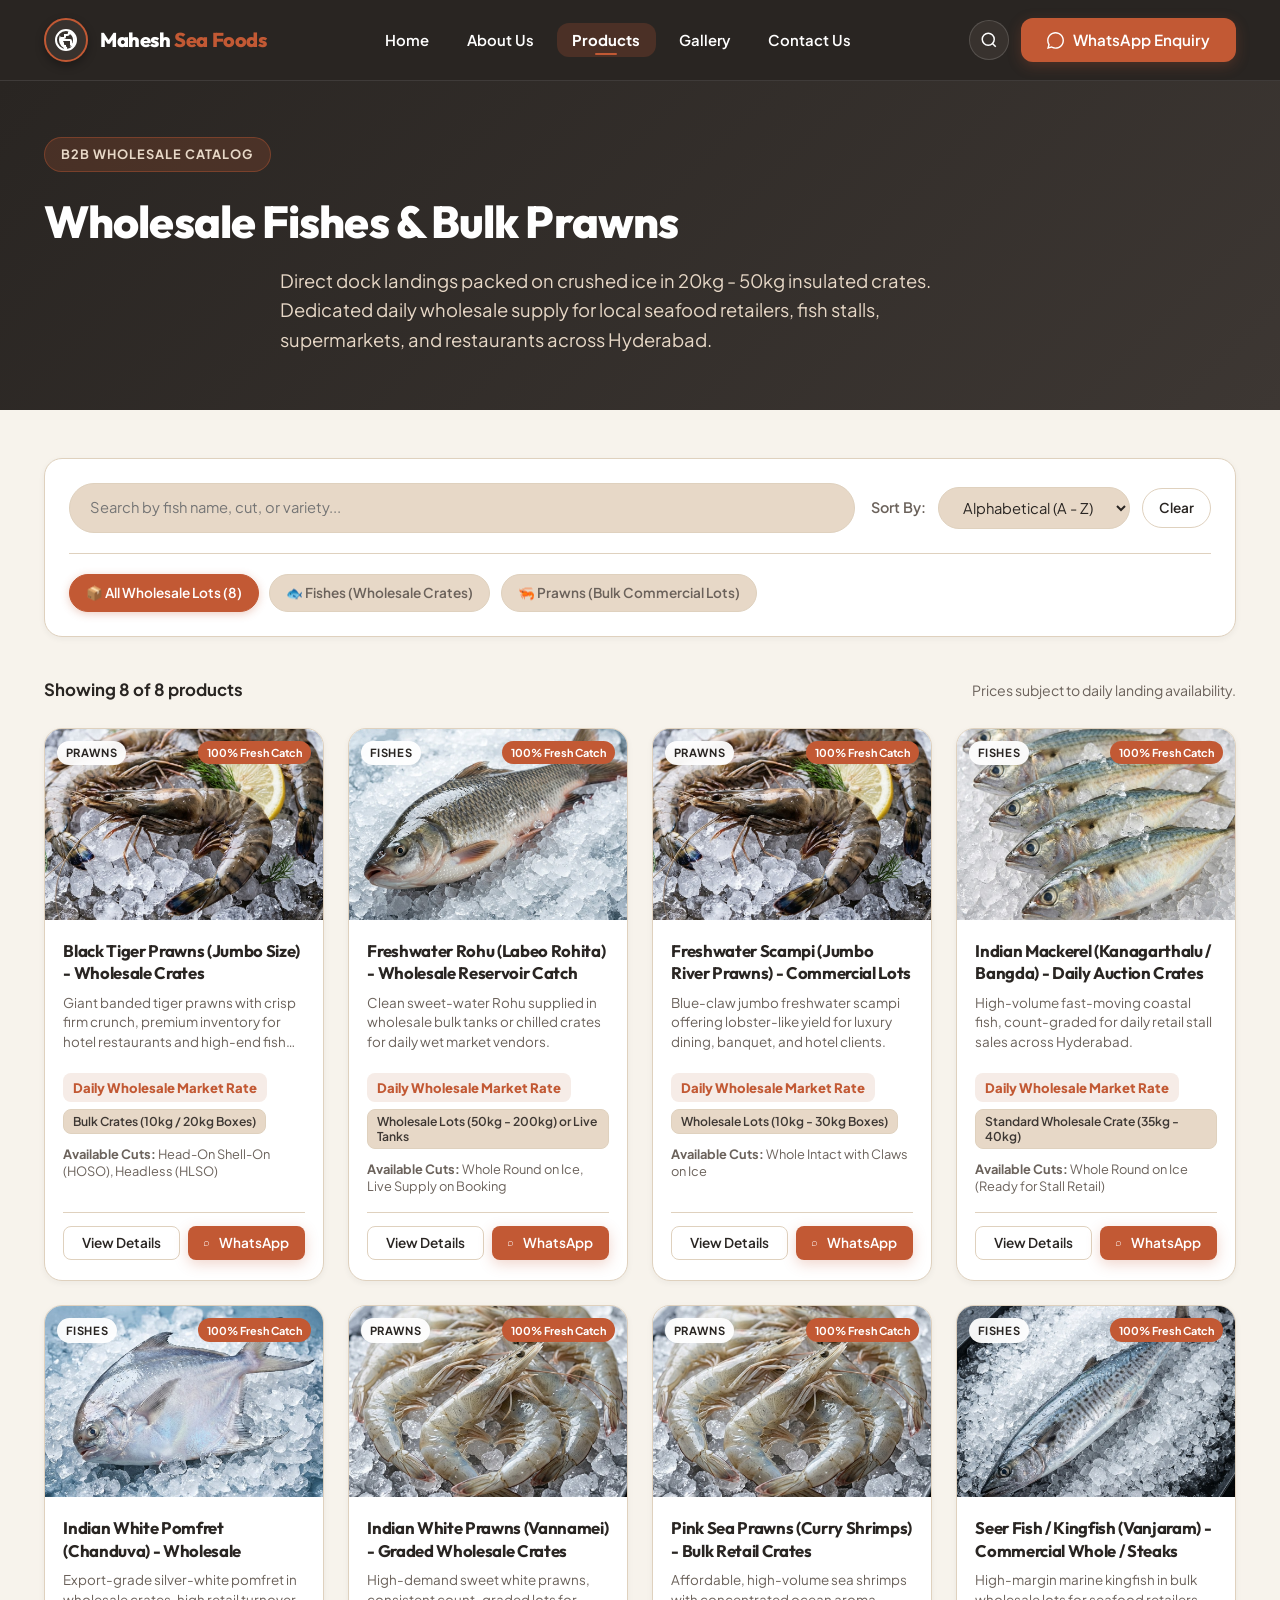
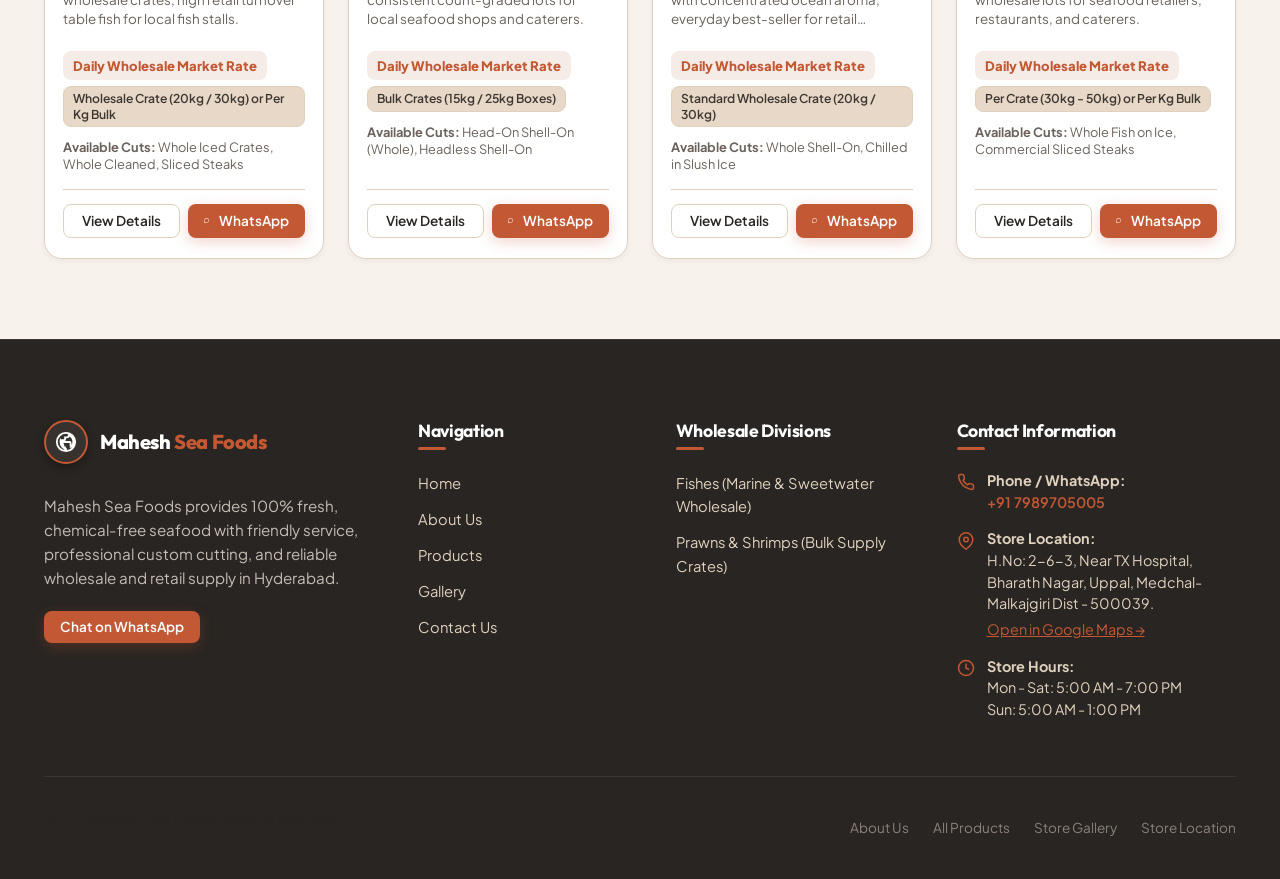
<file: categories.html>
<!DOCTYPE html>
<html lang="en">
<head>
  <meta charset="UTF-8">
  <meta http-equiv="refresh" content="0; url=products.html">
  <title>Redirecting to Products | Mahesh Sea Foods</title>
  <script>window.location.replace("products.html" + window.location.search);</script>
</head>
<body>
  <p>Redirecting to <a href="products.html">Products</a>...</p>
</body>
</html>
</file>
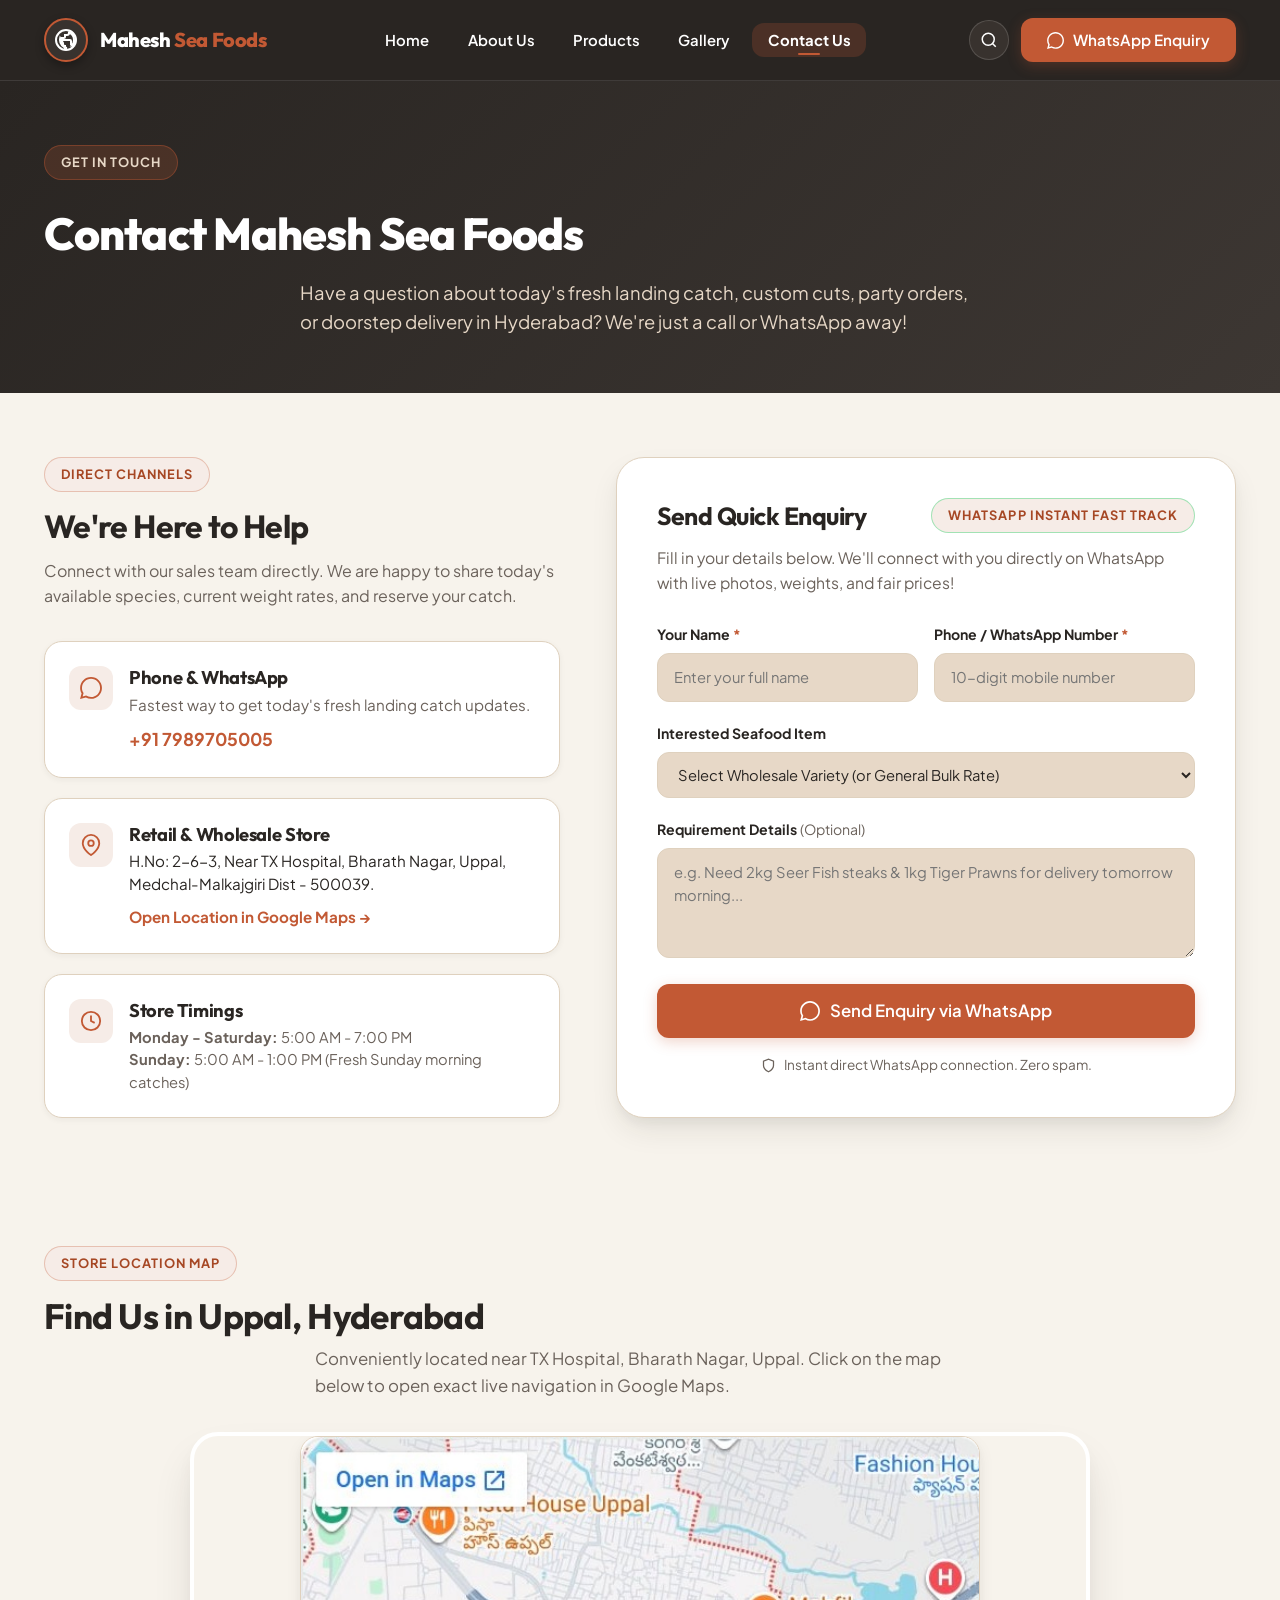
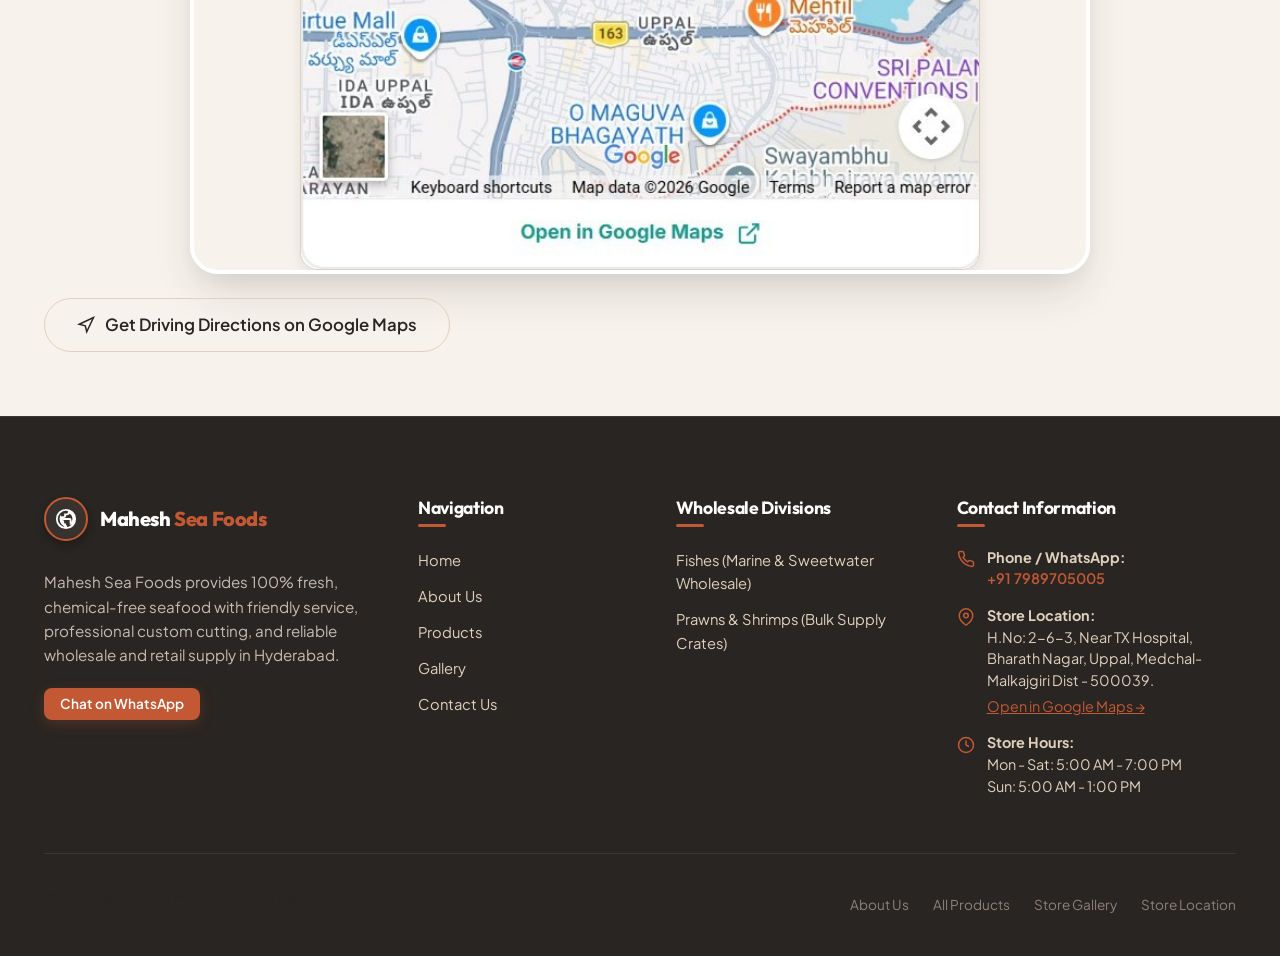
<file: contact.html>
<!DOCTYPE html>
<html lang="en">

<head>
  <meta charset="UTF-8">
  <meta name="viewport" content="width=device-width, initial-scale=1.0">
  <title>Contact Us | Mahesh Sea Foods - Uppal, Hyderabad</title>
  <meta name="description"
    content="Connect with Mahesh Sea Foods for fresh daily seafood enquiries, wholesale supply, door delivery, and instant WhatsApp support in Uppal, Hyderabad.">
  <link rel="icon" type="image/svg+xml" href="assets/images/icons/favicon.svg">

  <!-- Google Fonts: Outfit, Plus Jakarta Sans, Noto Sans Telugu -->
  <link rel="preconnect" href="https://fonts.googleapis.com">
  <link rel="preconnect" href="https://fonts.gstatic.com" crossorigin>
  <link href="https://fonts.googleapis.com/css2?family=Noto+Sans+Telugu:wght@400;500;600;700;800&family=Outfit:wght@400;500;600;700;800&family=Plus+Jakarta+Sans:ital,wght@0,400;0,500;0,600;0,700;0,800;1,400&display=swap" rel="stylesheet">

  <link rel="stylesheet" href="assets/css/style.css">
</head>

<body>

  <!-- SITE HEADER / NAVBAR -->
  <header class="site-header">
    <div class="container">
      <nav class="navbar" aria-label="Main Navigation">
        <!-- Brand Title: Mahesh Sea Foods -->
        <a href="index.html" class="brand-logo" aria-label="Mahesh Sea Foods Homepage">
          <div class="brand-emblem">
            <svg width="24" height="24" viewBox="0 0 24 24" fill="none" stroke="currentColor" stroke-width="2">
              <path
                d="M12 2C6.48 2 2 6.48 2 12s4.48 10 10 10 10-4.48 10-10S17.52 2 12 2zm1 17.93c-3.95-.49-7-3.85-7-7.93 0-.62.08-1.21.21-1.79L9 15v1c0 1.1.9 2 2 2v1.93zm6.9-2.54c-.26-.81-1-1.39-1.9-1.39h-1v-3c0-.55-.45-1-1-1H8v-2h2c.55 0 1-.45 1-1V7h2c1.1 0 2-.9 2-2v-.41c2.93 1.19 5 4.06 5 7.41 0 2.08-.8 3.97-2.1 5.39z" />
            </svg>
          </div>
          <div class="brand-text">
            <span class="brand-name">Mahesh <span>Sea Foods</span></span>
          </div>
        </a>

        <!-- Desktop Navigation Links: strictly Home, About Us, Products, Gallery, Contact Us -->
        <ul class="nav-menu">
          <li><a href="index.html" class="nav-link">Home</a></li>
          <li><a href="about.html" class="nav-link">About Us</a></li>
          <li><a href="products.html" class="nav-link">Products</a></li>
          <li><a href="gallery.html" class="nav-link">Gallery</a></li>
          <li><a href="contact.html" class="nav-link active">Contact Us</a></li>
        </ul>

        <!-- Right Actions -->
        <div class="nav-actions">
          <button class="nav-search-btn js-open-search" aria-label="Search seafood products" title="Quick Search">
            <svg width="18" height="18" viewBox="0 0 24 24" fill="none" stroke="currentColor" stroke-width="2">
              <circle cx="11" cy="11" r="8" />
              <line x1="21" y1="21" x2="16.65" y2="16.65" />
            </svg>
          </button>

          <a href="#" class="btn btn-whatsapp nav-whatsapp-btn js-whatsapp-enquiry"
            data-message="Hello Mahesh Sea Foods, I would like to get in touch regarding seafood availability and pricing.">
            <svg width="17" height="17" viewBox="0 0 24 24" fill="currentColor">
              <path
                d="M.057 24l1.687-6.163c-1.041-1.804-1.588-3.849-1.587-5.946.003-6.556 5.338-11.891 11.893-11.891 3.181.001 6.167 1.24 8.413 3.488 2.245 2.248 3.481 5.236 3.48 8.414-.003 6.557-5.338 11.892-11.893 11.892-1.99-.001-3.951-.5-5.688-1.448l-6.305 1.654zm6.597-3.807c1.676.995 3.276 1.591 5.392 1.592 5.448 0 9.886-4.434 9.889-9.885.002-5.462-4.415-9.89-9.881-9.892-5.452 0-9.887 4.434-9.889 9.884-.001 2.225.651 3.891 1.746 5.634l-.999 3.648 3.742-.981z" />
            </svg>
            <span>WhatsApp Enquiry</span>
          </a>

          <!-- Mobile Toggle Button -->
          <button class="mobile-nav-toggle" aria-label="Toggle mobile menu" aria-expanded="false">
            <span class="hamburger-line"></span>
            <span class="hamburger-line"></span>
            <span class="hamburger-line"></span>
          </button>
        </div>
      </nav>
    </div>
  </header>

  <!-- MOBILE NAVIGATION DRAWER -->
  <div class="mobile-nav-backdrop"></div>
  <aside class="mobile-nav-drawer" aria-label="Mobile Navigation">
    <div class="mobile-nav-list">
      <a href="index.html" class="mobile-nav-link">Home</a>
      <a href="about.html" class="mobile-nav-link">About Us</a>
      <a href="products.html" class="mobile-nav-link">Products</a>
      <a href="gallery.html" class="mobile-nav-link">Gallery</a>
      <a href="contact.html" class="mobile-nav-link active">Contact Us</a>
    </div>
    <div class="mobile-nav-cta">
      <button class="btn btn-outline js-open-search" style="width: 100%;">
        <svg width="16" height="16" viewBox="0 0 24 24" fill="none" stroke="currentColor" stroke-width="2">
          <circle cx="11" cy="11" r="8" />
          <line x1="21" y1="21" x2="16.65" y2="16.65" />
        </svg>
        Search Products
      </button>
      <a href="#" class="btn btn-whatsapp js-whatsapp-enquiry" style="width: 100%;">
        <svg width="16" height="16" viewBox="0 0 24 24" fill="currentColor">
          <path
            d="M.057 24l1.687-6.163c-1.041-1.804-1.588-3.849-1.587-5.946.003-6.556 5.338-11.891 11.893-11.891 3.181.001 6.167 1.24 8.413 3.488 2.245 2.248 3.481 5.236 3.48 8.414-.003 6.557-5.338 11.892-11.893 11.892-1.99-.001-3.951-.5-5.688-1.448l-6.305 1.654zm6.597-3.807c1.676.995 3.276 1.591 5.392 1.592 5.448 0 9.886-4.434 9.889-9.885.002-5.462-4.415-9.89-9.881-9.892-5.452 0-9.887 4.434-9.889 9.884-.001 2.225.651 3.891 1.746 5.634l-.999 3.648 3.742-.981z" />
        </svg>
        WhatsApp Enquiry
      </a>
    </div>
  </aside>

  <!-- PAGE HERO -->
  <section class="page-header" style="background: linear-gradient(135deg, var(--color-charcoal) 0%, #3D3733 100%); padding: 4rem 0 3.5rem 0;">
    <div class="container text-center">
      <span class="section-badge" style="background: rgba(194, 89, 52, 0.2); color: var(--color-sand); border-color: rgba(194, 89, 52, 0.4);">
        Get In Touch
      </span>
      <h1 class="page-title" style="color: #FFFFFF; font-size: 2.8rem; margin: 0.75rem 0 1rem 0;">Contact Mahesh Sea Foods</h1>
      <p class="page-subtitle" style="color: #E7D8C7; font-size: 1.15rem; max-width: 680px; margin: 0 auto; line-height: 1.6;">
        Have a question about today's fresh landing catch, custom cuts, party orders, or doorstep delivery in Hyderabad? We're just a call or WhatsApp away!
      </p>
    </div>
  </section>

  <!-- MAIN CONTACT SECTION -->
  <main style="padding: 4rem 0;">
    <div class="container">
      <div class="contact-grid">

        <!-- Left Column: Contact Cards -->
        <div class="contact-info-col">
          <div style="margin-bottom: 2rem;">
            <span class="section-badge section-badge-coral">Direct Channels</span>
            <h2 style="font-size: 2rem; color: var(--color-primary); margin-bottom: 0.75rem;">We're Here to Help</h2>
            <p style="color: var(--color-text-muted); line-height: 1.6;">
              Connect with our sales team directly. We are happy to share today's available species, current weight rates, and reserve your catch.
            </p>
          </div>

          <!-- Channel 1: Phone / WhatsApp -->
          <div class="contact-card" style="background: var(--color-bg-card); border-radius: var(--radius-lg); padding: 1.5rem; border: 1px solid var(--color-border); margin-bottom: 1.25rem; display: flex; gap: 1rem; align-items: flex-start; box-shadow: var(--shadow-sm);">
            <div style="width: 44px; height: 44px; border-radius: var(--radius-md); background: var(--color-terracotta-soft); color: var(--color-terracotta); display: flex; align-items: center; justify-content: center; flex-shrink: 0;">
              <svg width="22" height="22" viewBox="0 0 24 24" fill="currentColor">
                <path d="M.057 24l1.687-6.163c-1.041-1.804-1.588-3.849-1.587-5.946.003-6.556 5.338-11.891 11.893-11.891 3.181.001 6.167 1.24 8.413 3.488 2.245 2.248 3.481 5.236 3.48 8.414-.003 6.557-5.338 11.892-11.893 11.892-1.99-.001-3.951-.5-5.688-1.448l-6.305 1.654zm6.597-3.807c1.676.995 3.276 1.591 5.392 1.592 5.448 0 9.886-4.434 9.889-9.885.002-5.462-4.415-9.89-9.881-9.892-5.452 0-9.887 4.434-9.889 9.884-.001 2.225.651 3.891 1.746 5.634l-.999 3.648 3.742-.981z"/>
              </svg>
            </div>
            <div>
              <h4 style="font-size: 1.15rem; color: var(--color-primary); margin-bottom: 0.25rem;">Phone &amp; WhatsApp</h4>
              <p style="color: var(--color-text-muted); font-size: 0.95rem; margin-bottom: 0.5rem;">Fastest way to get today's fresh landing catch updates.</p>
              <a href="tel:+917989705005" style="color: var(--color-terracotta); font-weight: 700; font-size: 1.1rem; text-decoration: none;">+91 7989705005</a>
            </div>
          </div>

          <!-- Channel 2: Store Address -->
          <div class="contact-card" style="background: var(--color-bg-card); border-radius: var(--radius-lg); padding: 1.5rem; border: 1px solid var(--color-border); margin-bottom: 1.25rem; display: flex; gap: 1rem; align-items: flex-start; box-shadow: var(--shadow-sm);">
            <div style="width: 44px; height: 44px; border-radius: var(--radius-md); background: var(--color-terracotta-soft); color: var(--color-terracotta); display: flex; align-items: center; justify-content: center; flex-shrink: 0;">
              <svg width="22" height="22" viewBox="0 0 24 24" fill="none" stroke="currentColor" stroke-width="2">
                <path d="M21 10c0 7-9 13-9 13s-9-6-9-13a9 9 0 0 1 18 0z" />
                <circle cx="12" cy="10" r="3" />
              </svg>
            </div>
            <div>
              <h4 style="font-size: 1.15rem; color: var(--color-primary); margin-bottom: 0.25rem;">Retail &amp; Wholesale Store</h4>
              <p style="color: var(--color-text); font-size: 0.95rem; line-height: 1.5; margin-bottom: 0.5rem;">
                H.No: 2-6-3, Near TX Hospital, Bharath Nagar, Uppal, Medchal-Malkajgiri Dist - 500039.
              </p>
              <a href="https://maps.app.goo.gl/DNgCmp9HCjLjaLzu8" target="_blank" rel="noopener noreferrer" style="color: var(--color-terracotta); font-weight: 700; font-size: 0.95rem;">
                Open Location in Google Maps &rarr;
              </a>
            </div>
          </div>

          <!-- Channel 3: Business Hours -->
          <div class="contact-card" style="background: var(--color-bg-card); border-radius: var(--radius-lg); padding: 1.5rem; border: 1px solid var(--color-border); display: flex; gap: 1rem; align-items: flex-start; box-shadow: var(--shadow-sm);">
            <div style="width: 44px; height: 44px; border-radius: var(--radius-md); background: var(--color-terracotta-soft); color: var(--color-terracotta); display: flex; align-items: center; justify-content: center; flex-shrink: 0;">
              <svg width="22" height="22" viewBox="0 0 24 24" fill="none" stroke="currentColor" stroke-width="2">
                <circle cx="12" cy="12" r="10" />
                <polyline points="12 6 12 12 16 14" />
              </svg>
            </div>
            <div>
              <h4 style="font-size: 1.15rem; color: var(--color-primary); margin-bottom: 0.25rem;">Store Timings</h4>
              <p style="color: var(--color-text-muted); font-size: 0.92rem; margin: 0; line-height: 1.5;">
                <strong>Monday - Saturday:</strong> 5:00 AM - 7:00 PM<br>
                <strong>Sunday:</strong> 5:00 AM - 1:00 PM (Fresh Sunday morning catches)
              </p>
            </div>
          </div>
        </div>

        <!-- Right Column: Simple, Customer-Friendly WhatsApp Enquiry Form -->
        <div class="contact-form-box" style="background: var(--color-bg-card); border-radius: var(--radius-xl); padding: 2.5rem; border: 1px solid var(--color-border); box-shadow: var(--shadow-lg);">
          <div style="display: flex; align-items: center; justify-content: space-between; margin-bottom: 0.75rem; flex-wrap: wrap; gap: 0.5rem;">
            <h3 style="margin-bottom: 0; color: var(--color-primary); font-size: 1.55rem;">Send Quick Enquiry</h3>
            <span class="section-badge" style="background: var(--color-whatsapp-soft); color: var(--color-whatsapp-dark); border-color: rgba(37, 211, 102, 0.4); margin-bottom: 0;">
              WhatsApp Instant Fast Track
            </span>
          </div>
          <p style="color: var(--color-text-muted); font-size: 0.98rem; margin-bottom: 1.75rem;">
            Fill in your details below. We'll connect with you directly on WhatsApp with live photos, weights, and fair prices!
          </p>

          <div id="formAlert" class="form-alert"></div>

          <form id="enquiryForm" novalidate>
            <div class="form-row">
              <div class="form-group">
                <label for="fullName" class="form-label" style="font-weight: 700;">Your Name <span class="required" style="color: var(--color-terracotta);">*</span></label>
                <input type="text" id="fullName" class="form-control" placeholder="Enter your full name" required>
              </div>
              <div class="form-group">
                <label for="phoneNumber" class="form-label" style="font-weight: 700;">Phone / WhatsApp Number <span class="required" style="color: var(--color-terracotta);">*</span></label>
                <input type="tel" id="phoneNumber" class="form-control" placeholder="10-digit mobile number" required>
              </div>
            </div>

            <div class="form-group">
              <label for="interestedProduct" class="form-label" style="font-weight: 700;">Interested Seafood Item</label>
              <select id="interestedProduct" class="form-control">
                <option value="">Select Seafood (or Any Today's Catch)</option>
                <!-- Populated dynamically by contact.js -->
              </select>
            </div>

            <div class="form-group">
              <label for="enquiryMessage" class="form-label" style="font-weight: 700;">Requirement Details <span style="font-weight: 400; color: var(--color-text-muted);">(Optional)</span></label>
              <textarea id="enquiryMessage" class="form-control" rows="3" placeholder="e.g. Need 2kg Seer Fish steaks & 1kg Tiger Prawns for delivery tomorrow morning..."></textarea>
            </div>

            <button type="submit" class="btn btn-lg btn-whatsapp" style="width: 100%; font-size: 1.05rem; padding: 1rem; border-radius: var(--radius-md);">
              <svg width="20" height="20" viewBox="0 0 24 24" fill="currentColor">
                <path d="M.057 24l1.687-6.163c-1.041-1.804-1.588-3.849-1.587-5.946.003-6.556 5.338-11.891 11.893-11.891 3.181.001 6.167 1.24 8.413 3.488 2.245 2.248 3.481 5.236 3.48 8.414-.003 6.557-5.338 11.892-11.893 11.892-1.99-.001-3.951-.5-5.688-1.448l-6.305 1.654zm6.597-3.807c1.676.995 3.276 1.591 5.392 1.592 5.448 0 9.886-4.434 9.889-9.885.002-5.462-4.415-9.89-9.881-9.892-5.452 0-9.887 4.434-9.889 9.884-.001 2.225.651 3.891 1.746 5.634l-.999 3.648 3.742-.981z"/>
              </svg>
              Send Enquiry via WhatsApp
            </button>

            <div style="display: flex; align-items: center; justify-content: center; gap: 0.5rem; margin-top: 1rem; color: var(--color-text-muted); font-size: 0.85rem;">
              <svg width="15" height="15" viewBox="0 0 24 24" fill="none" stroke="currentColor" stroke-width="2">
                <path d="M12 22s8-4 8-10V5l-8-3-8 3v7c0 6 8 10 8 10z"/>
              </svg>
              <span>Instant direct WhatsApp connection. Zero spam.</span>
            </div>
          </form>
        </div>

      </div>
    </div>
  </main>

  <!-- GOOGLE MAPS SECTION -->
  <section class="map-section alt-bg" style="padding: 4rem 0;">
    <div class="container text-center">
      <span class="section-badge section-badge-coral">Store Location Map</span>
      <h2 style="font-size: 2.2rem; color: var(--color-primary); margin-bottom: 0.5rem;">Find Us in Uppal, Hyderabad</h2>
      <p style="color: var(--color-text-muted); font-size: 1.05rem; max-width: 650px; margin: 0 auto 2rem auto;">
        Conveniently located near TX Hospital, Bharath Nagar, Uppal. Click on the map below to open exact live navigation in Google Maps.
      </p>

      <div class="map-card-container" style="max-width: 900px; margin: 0 auto; box-shadow: var(--shadow-xl); border-radius: var(--radius-xl); overflow: hidden; border: 4px solid #FFFFFF;">
        <a href="https://maps.app.goo.gl/DNgCmp9HCjLjaLzu8" target="_blank" rel="noopener noreferrer" class="map-card" title="Click to open Mahesh Sea Foods location in Google Maps">
          <img src="assets/images/contact/map-card.jpg" alt="Mahesh Sea Foods Location Map in Uppal Hyderabad - Click to Open in Google Maps" loading="lazy" style="width: 100%; display: block;">
        </a>
      </div>

      <div style="margin-top: 1.5rem;">
        <a href="https://maps.app.goo.gl/DNgCmp9HCjLjaLzu8" target="_blank" rel="noopener noreferrer" class="btn btn-lg btn-outline" style="border-radius: var(--radius-pill);">
          <svg width="18" height="18" viewBox="0 0 24 24" fill="none" stroke="currentColor" stroke-width="2">
            <polygon points="3 11 22 2 13 21 11 13 3 11"/>
          </svg>
          Get Driving Directions on Google Maps
        </a>
      </div>
    </div>
  </section>

  <!-- COMMON FOOTER (Nav Links, Contact Info, Map Links) -->
  <footer class="site-footer">
    <div class="container">
      <div class="footer-top">
        <!-- Col 1: Brand Info -->
        <div class="footer-col footer-about">
          <a href="index.html" class="brand-logo" style="margin-bottom: 0.85rem;">
            <div class="brand-emblem">
              <svg width="22" height="22" viewBox="0 0 24 24" fill="none" stroke="currentColor" stroke-width="2">
                <path
                  d="M12 2C6.48 2 2 6.48 2 12s4.48 10 10 10 10-4.48 10-10S17.52 2 12 2zm1 17.93c-3.95-.49-7-3.85-7-7.93 0-.62.08-1.21.21-1.79L9 15v1c0 1.1.9 2 2 2v1.93zm6.9-2.54c-.26-.81-1-1.39-1.9-1.39h-1v-3c0-.55-.45-1-1-1H8v-2h2c.55 0 1-.45 1-1V7h2c1.1 0 2-.9 2-2v-.41c2.93 1.19 5 4.06 5 7.41 0 2.08-.8 3.97-2.1 5.39z" />
              </svg>
            </div>
            <div class="brand-text">
              <span class="brand-name" style="color: #FFFFFF;">Mahesh <span style="color: var(--color-terracotta);">Sea Foods</span></span>
            </div>
          </a>
          <p style="color: #C5BCB4; font-size: 0.95rem; line-height: 1.6; margin-bottom: 1.25rem;">
            Mahesh Sea Foods provides 100% fresh, chemical-free seafood with friendly service, professional custom cutting, and reliable wholesale and retail supply in Hyderabad.
          </p>
          <a href="#" class="btn btn-sm btn-whatsapp js-whatsapp-enquiry"
            data-message="Hello Mahesh Sea Foods, I would like to get in touch.">
            Chat on WhatsApp
          </a>
        </div>

        <!-- Col 2: Navigation Links (Home, About Us, Products, Contact Us) -->
        <div class="footer-col">
          <h4>Navigation</h4>
          <ul class="footer-nav-list">
            <li><a href="index.html" class="footer-nav-link">Home</a></li>
            <li><a href="about.html" class="footer-nav-link">About Us</a></li>
            <li><a href="products.html" class="footer-nav-link">Products</a></li>
            <li><a href="gallery.html" class="footer-nav-link">Gallery</a></li>
            <li><a href="contact.html" class="footer-nav-link">Contact Us</a></li>
          </ul>
        </div>

        <!-- Col 3: Seafood Categories (Strictly Fishes & Prawns) -->
        <div class="footer-col">
          <h4>Wholesale Divisions</h4>
          <ul class="footer-nav-list">
            <li><a href="products.html?category=fishes" class="footer-nav-link">Fishes (Marine &amp; Sweetwater Wholesale)</a></li>
            <li><a href="products.html?category=prawns" class="footer-nav-link">Prawns &amp; Shrimps (Bulk Supply Crates)</a></li>
          </ul>
        </div>

        <!-- Col 4: Contact Information & Google Maps -->
        <div class="footer-col">
          <h4>Contact Information</h4>
          <div class="footer-contact-list">
            <div class="footer-contact-item">
              <svg class="footer-contact-icon" width="18" height="18" viewBox="0 0 24 24" fill="none"
                stroke="currentColor" stroke-width="2">
                <path
                  d="M22 16.92v3a2 2 0 0 1-2.18 2 19.79 19.79 0 0 1-8.63-3.07 19.5 19.5 0 0 1-6-6 19.79 19.79 0 0 1-3.07-8.67A2 2 0 0 1 4.11 2h3a2 2 0 0 1 2 1.72 12.84 12.84 0 0 0 .7 2.81 2 2 0 0 1-.45 2.11L8.09 9.91a16 16 0 0 0 6 6l1.27-1.27a2 2 0 0 1 2.11-.45 12.84 12.84 0 0 0 2.81.7A2 2 0 0 1 22 16.92z" />
              </svg>
              <span><strong>Phone / WhatsApp:</strong><br><a href="tel:+917989705005" style="color: var(--color-terracotta); font-weight: 600;">+91 7989705005</a></span>
            </div>
            <div class="footer-contact-item">
              <svg class="footer-contact-icon" width="18" height="18" viewBox="0 0 24 24" fill="none"
                stroke="currentColor" stroke-width="2">
                <path d="M21 10c0 7-9 13-9 13s-9-6-9-13a9 9 0 0 1 18 0z" />
                <circle cx="12" cy="10" r="3" />
              </svg>
              <span>
                <strong>Store Location:</strong><br>
                H.No: 2-6-3, Near TX Hospital, Bharath Nagar, Uppal, Medchal-Malkajgiri Dist - 500039.<br>
                <a href="https://maps.app.goo.gl/DNgCmp9HCjLjaLzu8" target="_blank" rel="noopener noreferrer" style="color: var(--color-terracotta); text-decoration: underline; display: inline-flex; align-items: center; gap: 0.3rem; margin-top: 0.25rem;">
                  Open in Google Maps &rarr;
                </a>
              </span>
            </div>
            <div class="footer-contact-item">
              <svg class="footer-contact-icon" width="18" height="18" viewBox="0 0 24 24" fill="none"
                stroke="currentColor" stroke-width="2">
                <circle cx="12" cy="12" r="10"/>
                <polyline points="12 6 12 12 16 14"/>
              </svg>
              <span><strong>Store Hours:</strong><br>Mon - Sat: 5:00 AM - 7:00 PM<br>Sun: 5:00 AM - 1:00 PM</span>
            </div>
          </div>
        </div>
      </div>

      <!-- Bottom Bar -->
      <div class="footer-bottom">
        <p>&copy; 2026 Mahesh Sea Foods. All rights reserved.</p>
        <div class="footer-legal-links">
          <a href="about.html">About Us</a>
          <a href="products.html">All Products</a>
          <a href="gallery.html">Store Gallery</a>
          <a href="contact.html">Store Location</a>
        </div>
      </div>
    </div>
  </footer>

  <!-- QUICK SEARCH MODAL -->
  <div class="search-modal-backdrop" role="dialog" aria-modal="true" aria-label="Search Catalog">
    <div class="search-modal">
      <div class="search-modal-header">
        <svg width="20" height="20" viewBox="0 0 24 24" fill="none" stroke="currentColor" stroke-width="2">
          <circle cx="11" cy="11" r="8" />
          <line x1="21" y1="21" x2="16.65" y2="16.65" />
        </svg>
        <input type="text" class="search-modal-input" placeholder="Search by fish name, category, or cut..."
          aria-label="Search seafood">
        <button class="search-modal-close" aria-label="Close search modal">&times;</button>
      </div>
      <div class="search-modal-results"></div>
    </div>
  </div>

  <!-- BACK TO TOP BUTTON -->
  <button class="back-to-top" aria-label="Back to top of page" title="Back to top">
    <svg width="20" height="20" viewBox="0 0 24 24" fill="none" stroke="currentColor" stroke-width="2.5">
      <line x1="12" y1="19" x2="12" y2="5" />
      <polyline points="5 12 12 5 19 12" />
    </svg>
  </button>

  <!-- Scripts -->
  <script src="assets/js/products.js"></script>
  <script src="assets/js/main.js"></script>
  <script src="assets/js/contact.js"></script>
</body>

</html>
</file>
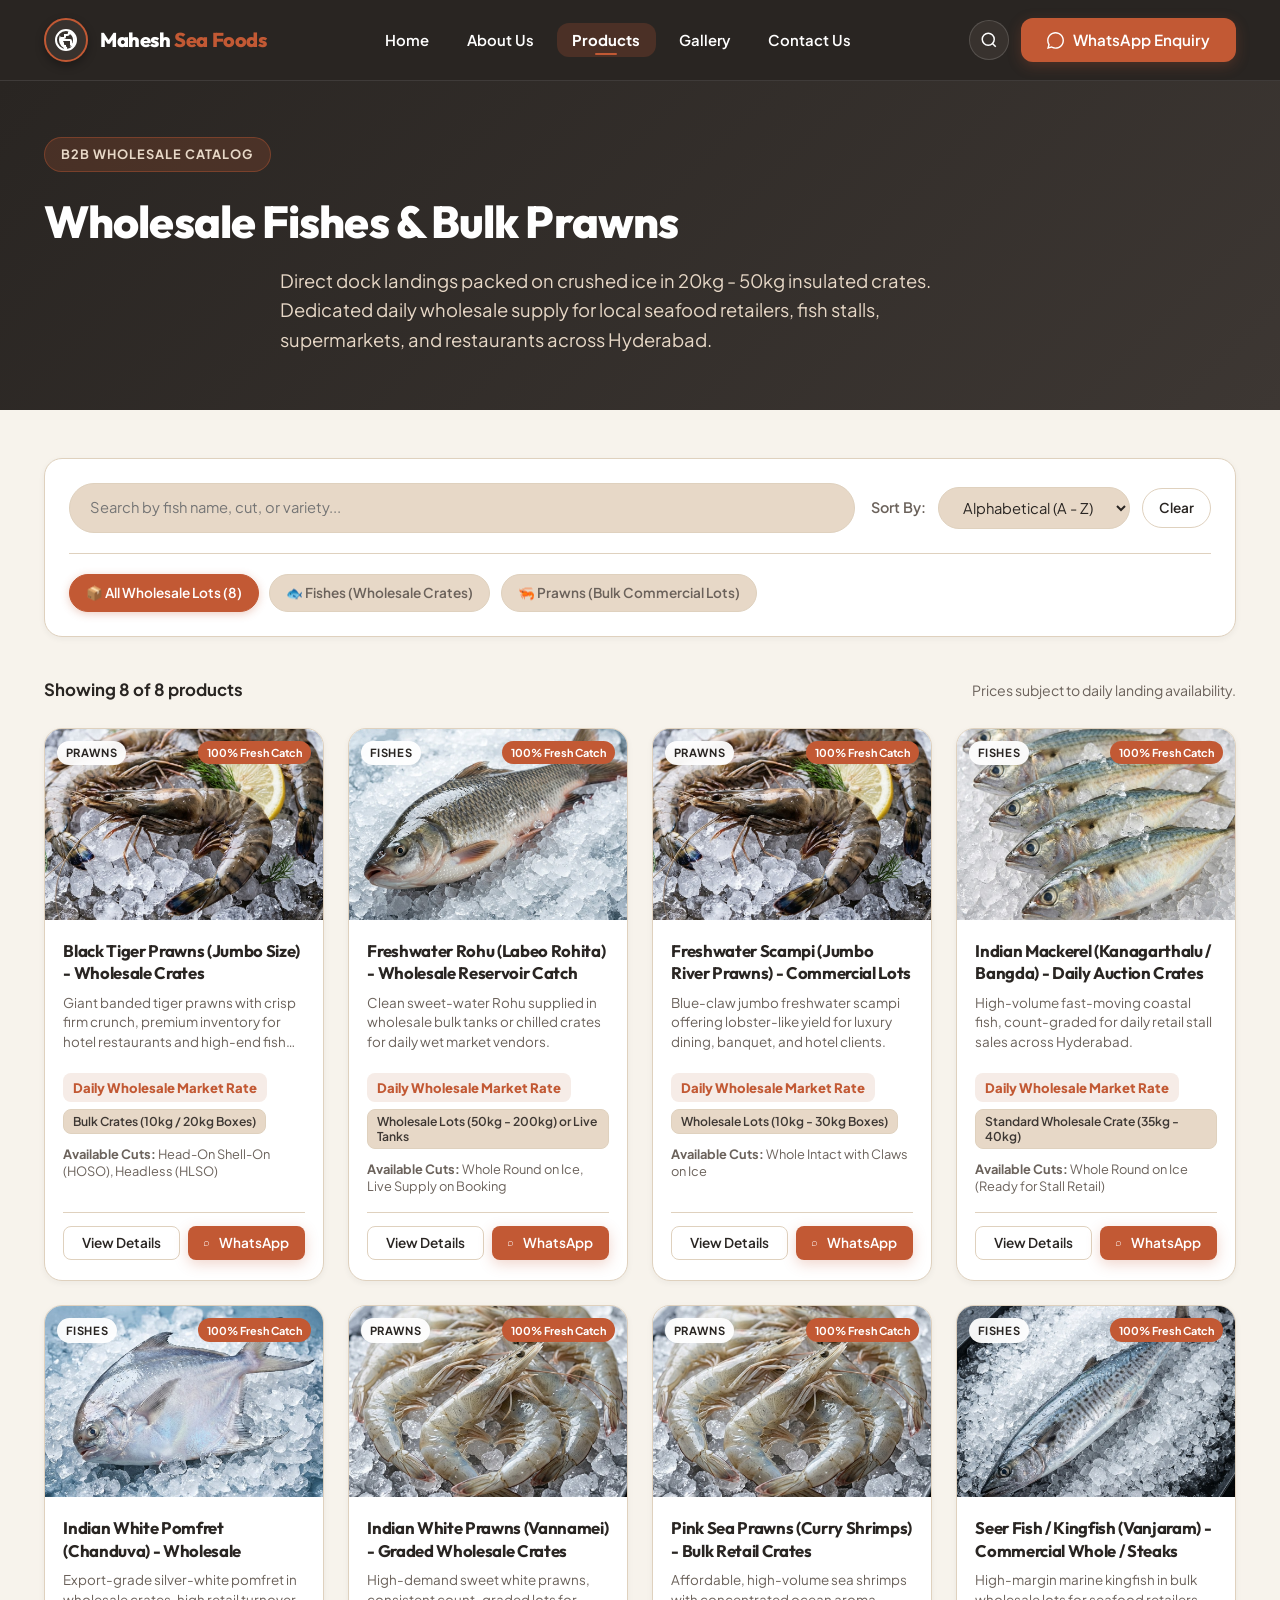
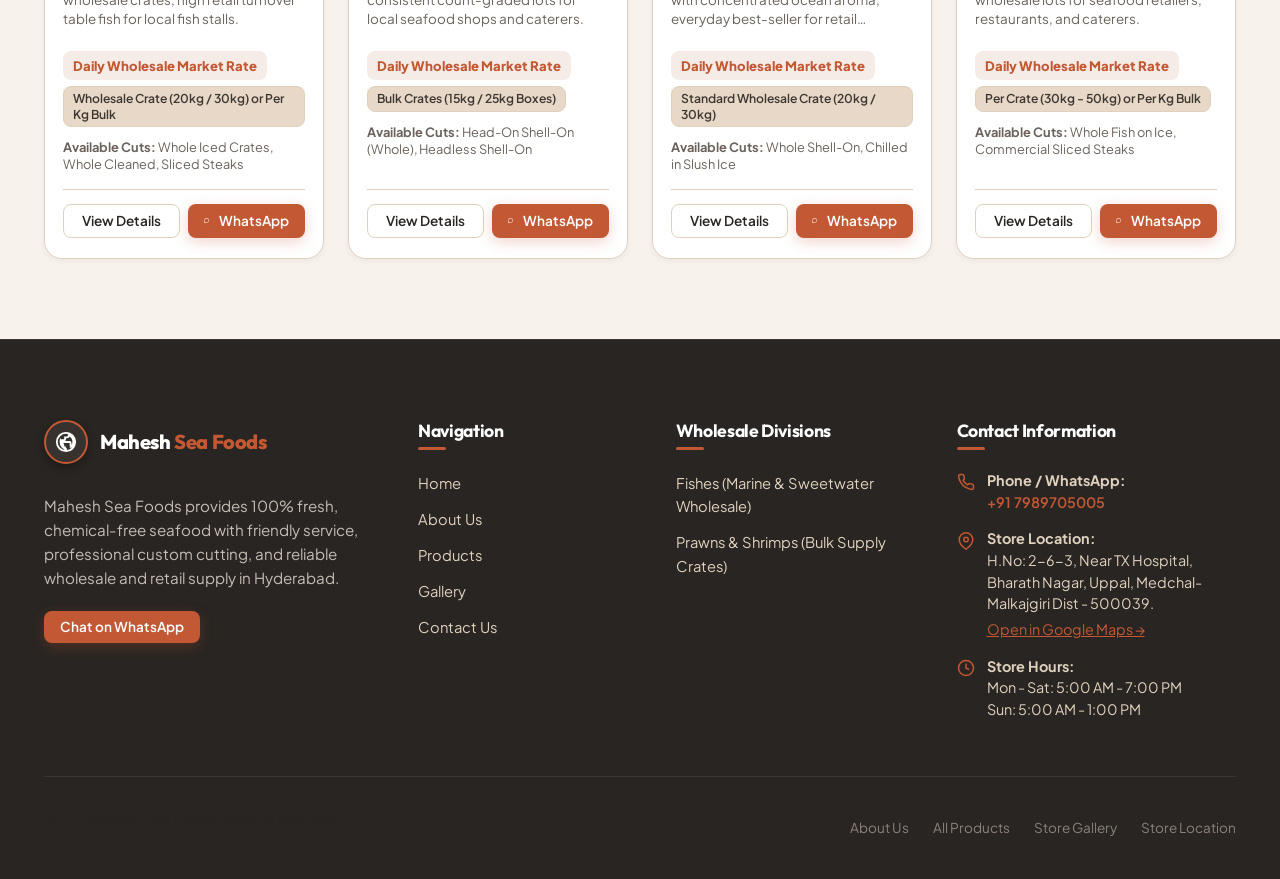
<file: products.html>
<!DOCTYPE html>
<html lang="en">

<head>
  <meta charset="UTF-8">
  <meta name="viewport" content="width=device-width, initial-scale=1.0">
  <title>Seafood Products & Daily Catches | Mahesh Sea Foods</title>
  <meta name="description"
    content="Wholesale marine fish, freshwater catch, and bulk count-graded prawns at Mahesh Sea Food Traders. Daily morning crates on crushed ice for local seafood retailers and food businesses.">
  <link rel="icon" type="image/svg+xml" href="assets/images/icons/favicon.svg">

  <!-- Google Fonts: Outfit, Plus Jakarta Sans, Noto Sans Telugu -->
  <link rel="preconnect" href="https://fonts.googleapis.com">
  <link rel="preconnect" href="https://fonts.gstatic.com" crossorigin>
  <link href="https://fonts.googleapis.com/css2?family=Noto+Sans+Telugu:wght@400;500;600;700;800&family=Outfit:wght@400;500;600;700;800&family=Plus+Jakarta+Sans:ital,wght@0,400;0,500;0,600;0,700;0,800;1,400&display=swap" rel="stylesheet">

  <link rel="stylesheet" href="assets/css/style.css">
</head>

<body>

  <!-- SITE HEADER / NAVBAR -->
  <header class="site-header">
    <div class="container">
      <nav class="navbar" aria-label="Main Navigation">
        <!-- Brand Title: Mahesh Sea Foods -->
        <a href="index.html" class="brand-logo" aria-label="Mahesh Sea Foods Homepage">
          <div class="brand-emblem">
            <svg width="24" height="24" viewBox="0 0 24 24" fill="none" stroke="currentColor" stroke-width="2">
              <path
                d="M12 2C6.48 2 2 6.48 2 12s4.48 10 10 10 10-4.48 10-10S17.52 2 12 2zm1 17.93c-3.95-.49-7-3.85-7-7.93 0-.62.08-1.21.21-1.79L9 15v1c0 1.1.9 2 2 2v1.93zm6.9-2.54c-.26-.81-1-1.39-1.9-1.39h-1v-3c0-.55-.45-1-1-1H8v-2h2c.55 0 1-.45 1-1V7h2c1.1 0 2-.9 2-2v-.41c2.93 1.19 5 4.06 5 7.41 0 2.08-.8 3.97-2.1 5.39z" />
            </svg>
          </div>
          <div class="brand-text">
            <span class="brand-name">Mahesh <span>Sea Foods</span></span>
          </div>
        </a>

        <!-- Desktop Navigation Links: strictly Home, About Us, Products, Gallery, Contact Us -->
        <ul class="nav-menu">
          <li><a href="index.html" class="nav-link">Home</a></li>
          <li><a href="about.html" class="nav-link">About Us</a></li>
          <li><a href="products.html" class="nav-link active">Products</a></li>
          <li><a href="gallery.html" class="nav-link">Gallery</a></li>
          <li><a href="contact.html" class="nav-link">Contact Us</a></li>
        </ul>

        <!-- Right Actions -->
        <div class="nav-actions">
          <button class="nav-search-btn js-open-search" aria-label="Search seafood products" title="Quick Search">
            <svg width="18" height="18" viewBox="0 0 24 24" fill="none" stroke="currentColor" stroke-width="2">
              <circle cx="11" cy="11" r="8" />
              <line x1="21" y1="21" x2="16.65" y2="16.65" />
            </svg>
          </button>

          <a href="#" class="btn btn-whatsapp nav-whatsapp-btn js-whatsapp-enquiry"
            data-message="Hello Mahesh Sea Foods, I am browsing your products catalog and would like to check today's fresh availability and pricing.">
            <svg width="17" height="17" viewBox="0 0 24 24" fill="currentColor">
              <path
                d="M.057 24l1.687-6.163c-1.041-1.804-1.588-3.849-1.587-5.946.003-6.556 5.338-11.891 11.893-11.891 3.181.001 6.167 1.24 8.413 3.488 2.245 2.248 3.481 5.236 3.48 8.414-.003 6.557-5.338 11.892-11.893 11.892-1.99-.001-3.951-.5-5.688-1.448l-6.305 1.654zm6.597-3.807c1.676.995 3.276 1.591 5.392 1.592 5.448 0 9.886-4.434 9.889-9.885.002-5.462-4.415-9.89-9.881-9.892-5.452 0-9.887 4.434-9.889 9.884-.001 2.225.651 3.891 1.746 5.634l-.999 3.648 3.742-.981z" />
            </svg>
            <span>WhatsApp Enquiry</span>
          </a>

          <!-- Mobile Toggle Button -->
          <button class="mobile-nav-toggle" aria-label="Toggle mobile menu" aria-expanded="false">
            <span class="hamburger-line"></span>
            <span class="hamburger-line"></span>
            <span class="hamburger-line"></span>
          </button>
        </div>
      </nav>
    </div>
  </header>

  <!-- MOBILE NAVIGATION DRAWER -->
  <div class="mobile-nav-backdrop"></div>
  <aside class="mobile-nav-drawer" aria-label="Mobile Navigation">
    <div class="mobile-nav-list">
      <a href="index.html" class="mobile-nav-link">Home</a>
      <a href="about.html" class="mobile-nav-link">About Us</a>
      <a href="products.html" class="mobile-nav-link active">Products</a>
      <a href="gallery.html" class="mobile-nav-link">Gallery</a>
      <a href="contact.html" class="mobile-nav-link">Contact Us</a>
    </div>
    <div class="mobile-nav-cta">
      <button class="btn btn-outline js-open-search" style="width: 100%;">
        <svg width="16" height="16" viewBox="0 0 24 24" fill="none" stroke="currentColor" stroke-width="2">
          <circle cx="11" cy="11" r="8" />
          <line x1="21" y1="21" x2="16.65" y2="16.65" />
        </svg>
        Search Products
      </button>
      <a href="#" class="btn btn-whatsapp js-whatsapp-enquiry" style="width: 100%;">
        <svg width="16" height="16" viewBox="0 0 24 24" fill="currentColor">
          <path
            d="M.057 24l1.687-6.163c-1.041-1.804-1.588-3.849-1.587-5.946.003-6.556 5.338-11.891 11.893-11.891 3.181.001 6.167 1.24 8.413 3.488 2.245 2.248 3.481 5.236 3.48 8.414-.003 6.557-5.338 11.892-11.893 11.892-1.99-.001-3.951-.5-5.688-1.448l-6.305 1.654zm6.597-3.807c1.676.995 3.276 1.591 5.392 1.592 5.448 0 9.886-4.434 9.889-9.885.002-5.462-4.415-9.89-9.881-9.892-5.452 0-9.887 4.434-9.889 9.884-.001 2.225.651 3.891 1.746 5.634l-.999 3.648 3.742-.981z" />
        </svg>
        WhatsApp Enquiry
      </a>
    </div>
  </aside>

  <!-- PAGE HEADER -->
  <section class="page-header" style="background: linear-gradient(135deg, var(--color-charcoal) 0%, #3D3733 100%); padding: 3.5rem 0;">
    <div class="container text-center">
      <span class="section-badge" style="background: rgba(194, 89, 52, 0.2); color: var(--color-sand); border-color: rgba(194, 89, 52, 0.4);">
        B2B Wholesale Catalog
      </span>
      <h1 class="page-title" style="color: #FFFFFF; font-size: 2.8rem; margin: 0.5rem 0 1rem 0;">Wholesale Fishes &amp; Bulk Prawns</h1>
      <p class="page-subtitle" style="color: #E7D8C7; font-size: 1.15rem; max-width: 720px; margin: 0 auto; line-height: 1.6;">
        Direct dock landings packed on crushed ice in 20kg - 50kg insulated crates. Dedicated daily wholesale supply for local seafood retailers, fish stalls, supermarkets, and restaurants across Hyderabad.
      </p>
    </div>
  </section>

  <!-- MAIN CATALOG CONTENT -->
  <main class="shop-page-section" style="padding: 3rem 0 5rem 0;">
    <div class="container">

      <!-- FILTER & SEARCH TOOLBAR -->
      <div class="shop-toolbar" style="background: var(--color-bg-card); border-radius: var(--radius-lg); padding: 1.5rem; border: 1px solid var(--color-border); box-shadow: var(--shadow-sm); margin-bottom: 2.5rem;">
        
        <!-- Search and Sort row -->
        <div style="display: flex; flex-wrap: wrap; gap: 1rem; align-items: center; justify-content: space-between; margin-bottom: 1.25rem;">
          <div class="shop-search-box" style="flex: 1; min-width: 260px;">
            <input type="text" id="shopSearchInput" class="form-control" placeholder="Search by fish name, cut, or variety..." style="width: 100%; border-radius: var(--radius-pill); padding: 0.75rem 1.25rem;">
          </div>
          <div style="display: flex; gap: 0.75rem; align-items: center;">
            <label for="shopSortSelect" style="font-weight: 600; font-size: 0.9rem; color: var(--color-text-muted);">Sort By:</label>
            <select id="shopSortSelect" class="form-control" style="width: auto; border-radius: var(--radius-pill); padding: 0.65rem 1.25rem;">
              <option value="name-asc">Alphabetical (A - Z)</option>
              <option value="name-desc">Alphabetical (Z - A)</option>
              <option value="category">Category Wise</option>
            </select>
            <button id="clearFiltersBtn" class="btn btn-sm btn-outline" style="border-radius: var(--radius-pill); padding: 0.65rem 1rem;">Clear</button>
          </div>
        </div>

        <!-- Category Filter Buttons in Button Format (Strictly Fishes & Prawns) -->
        <div class="shop-category-filters" style="display: flex; flex-wrap: wrap; gap: 0.65rem; border-top: 1px solid var(--color-border); padding-top: 1.25rem;">
          <button class="filter-pill active" data-category="all">📦 All Wholesale Lots (8)</button>
          <button class="filter-pill" data-category="fishes">🐟 Fishes (Wholesale Crates)</button>
          <button class="filter-pill" data-category="prawns">🦐 Prawns (Bulk Commercial Lots)</button>
        </div>
      </div>

      <!-- Live Count Status -->
      <div style="display: flex; align-items: center; justify-content: space-between; margin-bottom: 1.5rem;">
        <span id="resultsCount" style="font-weight: 700; color: var(--color-primary); font-size: 1.05rem;">
          Loading products...
        </span>
        <span style="font-size: 0.88rem; color: var(--color-text-muted);">
          Prices subject to daily landing availability.
        </span>
      </div>

      <!-- PRODUCTS GRID -->
      <div class="product-grid" id="productsGrid">
        <!-- Injected via shop.js -->
      </div>

    </div>
  </main>

  <!-- COMMON FOOTER (Nav Links, Contact Info, Map Links) -->
  <footer class="site-footer">
    <div class="container">
      <div class="footer-top">
        <!-- Col 1: Brand Info -->
        <div class="footer-col footer-about">
          <a href="index.html" class="brand-logo" style="margin-bottom: 0.85rem;">
            <div class="brand-emblem">
              <svg width="22" height="22" viewBox="0 0 24 24" fill="none" stroke="currentColor" stroke-width="2">
                <path
                  d="M12 2C6.48 2 2 6.48 2 12s4.48 10 10 10 10-4.48 10-10S17.52 2 12 2zm1 17.93c-3.95-.49-7-3.85-7-7.93 0-.62.08-1.21.21-1.79L9 15v1c0 1.1.9 2 2 2v1.93zm6.9-2.54c-.26-.81-1-1.39-1.9-1.39h-1v-3c0-.55-.45-1-1-1H8v-2h2c.55 0 1-.45 1-1V7h2c1.1 0 2-.9 2-2v-.41c2.93 1.19 5 4.06 5 7.41 0 2.08-.8 3.97-2.1 5.39z" />
              </svg>
            </div>
            <div class="brand-text">
              <span class="brand-name" style="color: #FFFFFF;">Mahesh <span style="color: var(--color-terracotta);">Sea Foods</span></span>
            </div>
          </a>
          <p style="color: #C5BCB4; font-size: 0.95rem; line-height: 1.6; margin-bottom: 1.25rem;">
            Mahesh Sea Foods provides 100% fresh, chemical-free seafood with friendly service, professional custom cutting, and reliable wholesale and retail supply in Hyderabad.
          </p>
          <a href="#" class="btn btn-sm btn-whatsapp js-whatsapp-enquiry"
            data-message="Hello Mahesh Sea Foods, I would like to get in touch.">
            Chat on WhatsApp
          </a>
        </div>

        <!-- Col 2: Navigation Links (Home, About Us, Products, Contact Us) -->
        <div class="footer-col">
          <h4>Navigation</h4>
          <ul class="footer-nav-list">
            <li><a href="index.html" class="footer-nav-link">Home</a></li>
            <li><a href="about.html" class="footer-nav-link">About Us</a></li>
            <li><a href="products.html" class="footer-nav-link">Products</a></li>
            <li><a href="gallery.html" class="footer-nav-link">Gallery</a></li>
            <li><a href="contact.html" class="footer-nav-link">Contact Us</a></li>
          </ul>
        </div>

        <!-- Col 3: Seafood Categories (Strictly Fishes & Prawns) -->
        <div class="footer-col">
          <h4>Wholesale Divisions</h4>
          <ul class="footer-nav-list">
            <li><a href="products.html?category=fishes" class="footer-nav-link">Fishes (Marine &amp; Sweetwater Wholesale)</a></li>
            <li><a href="products.html?category=prawns" class="footer-nav-link">Prawns &amp; Shrimps (Bulk Supply Crates)</a></li>
          </ul>
        </div>

        <!-- Col 4: Contact Information & Google Maps -->
        <div class="footer-col">
          <h4>Contact Information</h4>
          <div class="footer-contact-list">
            <div class="footer-contact-item">
              <svg class="footer-contact-icon" width="18" height="18" viewBox="0 0 24 24" fill="none"
                stroke="currentColor" stroke-width="2">
                <path
                  d="M22 16.92v3a2 2 0 0 1-2.18 2 19.79 19.79 0 0 1-8.63-3.07 19.5 19.5 0 0 1-6-6 19.79 19.79 0 0 1-3.07-8.67A2 2 0 0 1 4.11 2h3a2 2 0 0 1 2 1.72 12.84 12.84 0 0 0 .7 2.81 2 2 0 0 1-.45 2.11L8.09 9.91a16 16 0 0 0 6 6l1.27-1.27a2 2 0 0 1 2.11-.45 12.84 12.84 0 0 0 2.81.7A2 2 0 0 1 22 16.92z" />
              </svg>
              <span><strong>Phone / WhatsApp:</strong><br><a href="tel:+917989705005" style="color: var(--color-terracotta); font-weight: 600;">+91 7989705005</a></span>
            </div>
            <div class="footer-contact-item">
              <svg class="footer-contact-icon" width="18" height="18" viewBox="0 0 24 24" fill="none"
                stroke="currentColor" stroke-width="2">
                <path d="M21 10c0 7-9 13-9 13s-9-6-9-13a9 9 0 0 1 18 0z" />
                <circle cx="12" cy="10" r="3" />
              </svg>
              <span>
                <strong>Store Location:</strong><br>
                H.No: 2-6-3, Near TX Hospital, Bharath Nagar, Uppal, Medchal-Malkajgiri Dist - 500039.<br>
                <a href="https://maps.app.goo.gl/DNgCmp9HCjLjaLzu8" target="_blank" rel="noopener noreferrer" style="color: var(--color-terracotta); text-decoration: underline; display: inline-flex; align-items: center; gap: 0.3rem; margin-top: 0.25rem;">
                  Open in Google Maps &rarr;
                </a>
              </span>
            </div>
            <div class="footer-contact-item">
              <svg class="footer-contact-icon" width="18" height="18" viewBox="0 0 24 24" fill="none"
                stroke="currentColor" stroke-width="2">
                <circle cx="12" cy="12" r="10"/>
                <polyline points="12 6 12 12 16 14"/>
              </svg>
              <span><strong>Store Hours:</strong><br>Mon - Sat: 5:00 AM - 7:00 PM<br>Sun: 5:00 AM - 1:00 PM</span>
            </div>
          </div>
        </div>
      </div>

      <!-- Bottom Bar -->
      <div class="footer-bottom">
        <p>&copy; 2026 Mahesh Sea Foods. All rights reserved.</p>
        <div class="footer-legal-links">
          <a href="about.html">About Us</a>
          <a href="products.html">All Products</a>
          <a href="gallery.html">Store Gallery</a>
          <a href="contact.html">Store Location</a>
        </div>
      </div>
    </div>
  </footer>

  <!-- QUICK SEARCH MODAL -->
  <div class="search-modal-backdrop" role="dialog" aria-modal="true" aria-label="Search Catalog">
    <div class="search-modal">
      <div class="search-modal-header">
        <svg width="20" height="20" viewBox="0 0 24 24" fill="none" stroke="currentColor" stroke-width="2">
          <circle cx="11" cy="11" r="8" />
          <line x1="21" y1="21" x2="16.65" y2="16.65" />
        </svg>
        <input type="text" class="search-modal-input" placeholder="Search by fish name, category, or cut..."
          aria-label="Search seafood">
        <button class="search-modal-close" aria-label="Close search modal">&times;</button>
      </div>
      <div class="search-modal-results">
        <!-- Rendered via JS -->
      </div>
    </div>
  </div>

  <!-- BACK TO TOP BUTTON -->
  <button class="back-to-top" aria-label="Back to top of page" title="Back to top">
    <svg width="20" height="20" viewBox="0 0 24 24" fill="none" stroke="currentColor" stroke-width="2.5">
      <line x1="12" y1="19" x2="12" y2="5" />
      <polyline points="5 12 12 5 19 12" />
    </svg>
  </button>

  <!-- Scripts -->
  <script src="assets/js/products.js"></script>
  <script src="assets/js/main.js"></script>
  <script src="assets/js/shop.js"></script>
</body>

</html>
</file>
<file: assets/css/style.css>
/* ==========================================================================
   MAHESH SEAFOOD TRADERS - MASTER STYLESHEET
   Customer-friendly, modern, responsive CSS with premium ocean palette
   ========================================================================== */

@import url('https://fonts.googleapis.com/css2?family=Noto+Sans+Telugu:wght@400;500;600;700;800&family=Outfit:wght@400;500;600;700;800&family=Plus+Jakarta+Sans:ital,wght@0,400;0,500;0,600;0,700;0,800;1,400&display=swap');

/* --------------------------------------------------------------------------
   1. CSS VARIABLES & DESIGN TOKENS
   -------------------------------------------------------------------------- */
:root {
  /* ========================================================================
     PREMIUM BRAND PALETTE (Charcoal, Terracotta, Warm Ivory & Soft Sand)
     STRICT RESTRICTION: ZERO BLUE, ZERO NAVY, ZERO GREEN
     ======================================================================== */
  --color-charcoal: #292522;         /* Primary Brand Charcoal */
  --color-charcoal-dark: #1F1C1A;    /* Deep Charcoal Black */
  --color-charcoal-light: #3D3733;   /* Lighter Charcoal */
  --color-charcoal-rgb: 41, 37, 34;

  --color-primary: #292522;          /* Primary Charcoal */
  --color-primary-dark: #1F1C1A;
  --color-primary-light: #3D3733;
  --color-primary-rgb: 41, 37, 34;

  --color-terracotta: #C25934;       /* Secondary Terracotta Accent */
  --color-terracotta-dark: #A64724;  /* Deep Terracotta */
  --color-terracotta-light: #D46F4B; /* Light Terracotta */
  --color-terracotta-soft: #F6ECE7;  /* Terracotta Soft Tint */
  --color-terracotta-rgb: 194, 89, 52;

  /* Aliasing legacy component tokens to Terracotta to eliminate all blue/green */
  --color-coral: #C25934;
  --color-coral-dark: #A64724;
  --color-coral-light: #D46F4B;
  --color-coral-soft: #F6ECE7;
  --color-coral-rgb: 194, 89, 52;

  --color-teal: #C25934;
  --color-teal-dark: #A64724;
  --color-teal-light: #D46F4B;
  --color-teal-soft: #F6ECE7;
  --color-teal-rgb: 194, 89, 52;

  --color-amber: #C25934;
  --color-amber-soft: #E7D8C7;

  /* Action Buttons (Strictly Terracotta - Zero Green/Blue) */
  --color-whatsapp: #C25934;
  --color-whatsapp-dark: #A64724;
  --color-whatsapp-soft: #F6ECE7;

  /* Neutrals & Backgrounds */
  --color-ivory: #F7F3EC;            /* Warm Ivory */
  --color-sand: #E7D8C7;             /* Soft Sand */
  --color-white: #FFFFFF;            /* Pure White */

  --color-bg: #F7F3EC;               /* Website Background: Warm Ivory */
  --color-bg-alt: #E7D8C7;           /* Section Alternate Background: Soft Sand */
  --color-bg-card: #FFFFFF;          /* Product Cards: Pure White */
  --color-bg-card-alt: #F7F3EC;
  --color-bg-dark: #292522;          /* Navbar & Footer Background: Charcoal */
  --color-bg-subtle: #EDE3D5;

  /* Text Colors */
  --color-text: #292522;             /* Deep Charcoal Body Text */
  --color-text-dark: #1F1C1A;        /* Punchy Deep Charcoal Headers */
  --color-text-muted: #6B625B;       /* Warm Charcoal Muted */
  --color-text-light: #8C827A;       /* Soft Charcoal Slate */
  --color-text-inverse: #FFFFFF;     /* Pure White */

  /* Borders & Dividers */
  --color-border: #DFD1BE;           /* Soft Sand Border */
  --color-border-focus: #C25934;     /* Terracotta Focus */
  --color-border-dark: #423C37;      /* Dark Charcoal Border */

  /* Typography */
  --font-family: 'Plus Jakarta Sans', -apple-system, BlinkMacSystemFont, "Segoe UI", Roboto, sans-serif;
  --font-family-heading: 'Outfit', -apple-system, BlinkMacSystemFont, "Segoe UI", sans-serif;
  --font-family-telugu: 'Noto Sans Telugu', 'Plus Jakarta Sans', sans-serif;

  /* Radii */
  --radius-xs: 4px;
  --radius-sm: 8px;
  --radius-md: 12px;
  --radius-lg: 18px;
  --radius-xl: 28px;
  --radius-pill: 9999px;

  /* Warm Charcoal Shadows (Zero Blue Shadows) */
  --shadow-sm: 0 2px 6px rgba(41, 37, 34, 0.05);
  --shadow-md: 0 6px 18px -2px rgba(41, 37, 34, 0.08), 0 3px 8px -1px rgba(41, 37, 34, 0.04);
  --shadow-lg: 0 14px 30px -4px rgba(41, 37, 34, 0.10), 0 6px 12px -2px rgba(41, 37, 34, 0.05);
  --shadow-xl: 0 24px 45px -8px rgba(41, 37, 34, 0.14), 0 10px 20px -5px rgba(41, 37, 34, 0.06);

  /* Transitions */
  --transition-fast: 0.15s ease;
  --transition-normal: 0.28s cubic-bezier(0.16, 1, 0.3, 1);
  --transition-smooth: 0.45s cubic-bezier(0.16, 1, 0.3, 1);

  /* Spacing */
  --container-width: 1240px;
  --header-height: 80px;
}

/* --------------------------------------------------------------------------
   2. GLOBAL RESET & BASE STYLES
   -------------------------------------------------------------------------- */
*, *::before, *::after {
  box-sizing: border-box;
  margin: 0;
  padding: 0;
}

html {
  font-size: 16px;
  scroll-behavior: smooth;
  -webkit-font-smoothing: antialiased;
  -moz-osx-font-smoothing: grayscale;
}

body {
  font-family: var(--font-family);
  font-size: 1rem;
  line-height: 1.6;
  color: var(--color-text);
  background-color: var(--color-bg);
  overflow-x: hidden;
  display: flex;
  flex-direction: column;
  min-height: 100vh;
}

img, svg {
  display: block;
  max-width: 100%;
  height: auto;
}

a {
  color: inherit;
  text-decoration: none;
  transition: color var(--transition-fast);
}

ul, ol {
  list-style: none;
}

button, input, select, textarea {
  font: inherit;
  color: inherit;
  border: none;
  background: none;
  outline: none;
}

button {
  cursor: pointer;
}

/* Focus styles for accessibility */
a:focus-visible,
button:focus-visible,
input:focus-visible,
select:focus-visible,
textarea:focus-visible {
  outline: 2px solid var(--color-teal);
  outline-offset: 3px;
}

/* Container */
.container {
  width: 100%;
  max-width: var(--container-width);
  margin-left: auto;
  margin-right: auto;
  padding-left: 1.5rem;
  padding-right: 1.5rem;
}

.container-narrow {
  max-width: 960px;
}

/* --------------------------------------------------------------------------
   3. TYPOGRAPHY SYSTEM
   -------------------------------------------------------------------------- */
h1, h2, h3, h4, h5, h6 {
  font-family: var(--font-family-heading);
  color: var(--color-primary);
  line-height: 1.25;
  font-weight: 700;
  letter-spacing: -0.02em;
}

h1 {
  font-size: clamp(2.1rem, 4vw + 1rem, 3.4rem);
  font-weight: 800;
}

h2 {
  font-size: clamp(1.75rem, 3vw + 0.8rem, 2.5rem);
}

h3 {
  font-size: clamp(1.25rem, 2vw + 0.5rem, 1.6rem);
}

h4 {
  font-size: 1.15rem;
}

p {
  color: var(--color-text);
  margin-bottom: 1rem;
}

p.lead {
  font-size: 1.15rem;
  line-height: 1.7;
  color: var(--color-text-muted);
}

/* Badges & Section Headers */
.section-badge {
  display: inline-flex;
  align-items: center;
  gap: 0.5rem;
  padding: 0.4rem 1rem;
  background-color: var(--color-bg-alt);
  color: var(--color-terracotta);
  font-size: 0.8rem;
  font-weight: 700;
  letter-spacing: 0.08em;
  text-transform: uppercase;
  border-radius: var(--radius-pill);
  border: 1px solid var(--color-border);
  margin-bottom: 0.85rem;
}

.section-badge-coral {
  background-color: var(--color-terracotta-soft);
  color: var(--color-terracotta-dark);
  border-color: rgba(194, 89, 52, 0.3);
}

.section-header {
  text-align: center;
  max-width: 680px;
  margin: 0 auto 3.5rem auto;
}

.section-header p {
  color: var(--color-text-muted);
  font-size: 1.05rem;
  margin-top: 0.75rem;
  margin-bottom: 0;
}

.section-header.text-left {
  text-align: left;
  margin-left: 0;
}

/* --------------------------------------------------------------------------
   4. BUTTON & CTA SYSTEM
   Primary Buttons: Terracotta background with pure white text
   -------------------------------------------------------------------------- */
.btn {
  display: inline-flex;
  align-items: center;
  justify-content: center;
  gap: 0.6rem;
  padding: 0.75rem 1.6rem;
  font-size: 0.95rem;
  font-weight: 600;
  border-radius: var(--radius-md);
  transition: all var(--transition-normal);
  cursor: pointer;
  white-space: nowrap;
  line-height: 1.3;
}

.btn-primary {
  background-color: var(--color-terracotta);
  color: #FFFFFF;
  box-shadow: 0 4px 14px rgba(194, 89, 52, 0.25);
}

.btn-primary:hover {
  background-color: var(--color-terracotta-dark);
  transform: translateY(-2px);
  box-shadow: 0 6px 20px rgba(194, 89, 52, 0.35);
  color: #FFFFFF;
}

.btn-teal,
.btn-coral {
  background-color: var(--color-terracotta);
  color: #FFFFFF;
  box-shadow: 0 4px 14px rgba(194, 89, 52, 0.25);
}

.btn-teal:hover,
.btn-coral:hover {
  background-color: var(--color-terracotta-dark);
  transform: translateY(-2px);
  box-shadow: 0 6px 20px rgba(194, 89, 52, 0.35);
  color: #FFFFFF;
}

.btn-whatsapp {
  background-color: var(--color-terracotta);
  color: #FFFFFF;
  font-weight: 600;
  box-shadow: 0 4px 14px rgba(194, 89, 52, 0.25);
}

.btn-whatsapp:hover {
  background-color: var(--color-terracotta-dark);
  transform: translateY(-2px);
  box-shadow: 0 6px 20px rgba(194, 89, 52, 0.35);
  color: #FFFFFF;
}

.btn-secondary {
  background-color: var(--color-charcoal);
  color: #FFFFFF;
  box-shadow: 0 4px 14px rgba(41, 37, 34, 0.2);
}

.btn-secondary:hover {
  background-color: var(--color-charcoal-dark);
  transform: translateY(-2px);
  color: #FFFFFF;
}

.btn-outline {
  background-color: transparent;
  color: var(--color-charcoal);
  border: 1.5px solid var(--color-border);
}

.btn-outline:hover {
  border-color: var(--color-terracotta);
  color: var(--color-terracotta);
  background-color: var(--color-terracotta-soft);
  transform: translateY(-2px);
}

.btn-outline-white {
  background-color: transparent;
  color: #FFFFFF;
  border: 1.5px solid rgba(255, 255, 255, 0.35);
}

.btn-outline-white:hover {
  background-color: rgba(255, 255, 255, 0.15);
  border-color: #FFFFFF;
  transform: translateY(-2px);
  color: #FFFFFF;
}

.btn-sm {
  padding: 0.45rem 1rem;
  font-size: 0.85rem;
  border-radius: var(--radius-sm);
}

.btn-lg {
  padding: 0.95rem 2rem;
  font-size: 1.05rem;
  border-radius: var(--radius-md);
}

.btn-icon {
  width: 42px;
  height: 42px;
  padding: 0;
  border-radius: var(--radius-pill);
}

/* --------------------------------------------------------------------------
   5. ANNOUNCEMENT TOP BAR
   -------------------------------------------------------------------------- */
.announcement-bar {
  background-color: var(--color-primary-dark);
  color: rgba(255, 255, 255, 0.85);
  font-size: 0.82rem;
  border-bottom: 1px solid rgba(255, 255, 255, 0.08);
  padding: 0.5rem 0;
}

.announcement-inner {
  display: flex;
  align-items: center;
  justify-content: space-between;
  gap: 1rem;
}

.announcement-text {
  display: flex;
  align-items: center;
  gap: 0.6rem;
  white-space: nowrap;
  overflow: hidden;
  text-overflow: ellipsis;
}

.announcement-pill {
  background: var(--color-teal);
  color: #FFFFFF;
  font-size: 0.68rem;
  font-weight: 700;
  text-transform: uppercase;
  padding: 0.15rem 0.5rem;
  border-radius: var(--radius-pill);
}

.announcement-contact {
  display: flex;
  align-items: center;
  gap: 1.25rem;
  font-size: 0.8rem;
}

.announcement-link {
  display: inline-flex;
  align-items: center;
  gap: 0.35rem;
  color: rgba(255, 255, 255, 0.85);
  transition: color var(--transition-fast);
}

.announcement-link:hover {
  color: var(--color-teal-light);
}

@media (max-width: 860px) {
  .announcement-contact {
    display: none;
  }
  .announcement-inner {
    justify-content: center;
    text-align: center;
  }
}

/* --------------------------------------------------------------------------
   6. NAVIGATION BAR (STICKY)
   Requirement: Elegant charcoal background with clean white navigation text
   -------------------------------------------------------------------------- */
.site-header {
  position: sticky;
  top: 0;
  z-index: 1000;
  background-color: var(--color-charcoal);
  backdrop-filter: blur(12px);
  -webkit-backdrop-filter: blur(12px);
  border-bottom: 1px solid rgba(255, 255, 255, 0.1);
  transition: all var(--transition-normal);
}

.site-header.scrolled {
  box-shadow: 0 10px 30px rgba(0, 0, 0, 0.25);
  border-bottom-color: rgba(255, 255, 255, 0.06);
}

.navbar {
  display: flex;
  align-items: center;
  justify-content: space-between;
  height: var(--header-height);
  gap: 1.5rem;
}

/* Brand Logo */
.brand-logo {
  display: inline-flex;
  align-items: center;
  gap: 0.75rem;
  text-decoration: none;
  user-select: none;
}

.brand-emblem {
  width: 44px;
  height: 44px;
  border-radius: var(--radius-pill);
  background: #38322E;
  border: 2px solid var(--color-terracotta);
  display: flex;
  align-items: center;
  justify-content: center;
  flex-shrink: 0;
  box-shadow: 0 4px 10px rgba(0, 0, 0, 0.3);
  color: #FFFFFF;
}

.brand-text {
  display: flex;
  flex-direction: column;
}

.brand-name {
  font-family: var(--font-family-heading);
  font-size: 1.25rem;
  font-weight: 800;
  color: #FFFFFF;
  line-height: 1.1;
  letter-spacing: -0.02em;
}

.brand-name span {
  color: var(--color-terracotta);
}

.brand-tagline {
  font-size: 0.65rem;
  font-weight: 700;
  color: #C5BCB4;
  letter-spacing: 0.12em;
  text-transform: uppercase;
}

/* Nav Menu (Desktop) - Clean White Navigation Text */
.nav-menu {
  display: flex;
  align-items: center;
  gap: 0.5rem;
}

.nav-link {
  padding: 0.5rem 0.95rem;
  font-size: 0.93rem;
  font-weight: 600;
  color: #FFFFFF;
  border-radius: var(--radius-md);
  transition: all var(--transition-fast);
  position: relative;
}

.nav-link:hover {
  color: var(--color-terracotta);
  background-color: rgba(255, 255, 255, 0.08);
}

.nav-link.active {
  color: #FFFFFF;
  background-color: rgba(194, 89, 52, 0.22);
  font-weight: 700;
}

.nav-link.active::after {
  content: '';
  position: absolute;
  bottom: 2px;
  left: 50%;
  transform: translateX(-50%);
  width: 22px;
  height: 2.5px;
  background-color: var(--color-terracotta);
  border-radius: var(--radius-pill);
}

/* Nav Actions (Search & WhatsApp) */
.nav-actions {
  display: flex;
  align-items: center;
  gap: 0.75rem;
}

.nav-search-btn {
  display: flex;
  align-items: center;
  justify-content: center;
  width: 40px;
  height: 40px;
  border-radius: var(--radius-pill);
  color: #FFFFFF;
  background-color: #38322E;
  border: 1px solid rgba(255, 255, 255, 0.15);
  transition: all var(--transition-fast);
}

.nav-search-btn:hover {
  background-color: var(--color-terracotta);
  border-color: var(--color-terracotta);
  color: #FFFFFF;
  transform: scale(1.05);
}

/* Mobile Toggle Hamburger */
.mobile-nav-toggle {
  display: none;
  flex-direction: column;
  justify-content: center;
  align-items: center;
  width: 42px;
  height: 42px;
  border-radius: var(--radius-md);
  background-color: #38322E;
  border: 1px solid rgba(255, 255, 255, 0.15);
  cursor: pointer;
  z-index: 1010;
  padding: 0;
}

.hamburger-line {
  width: 20px;
  height: 2px;
  background-color: #FFFFFF;
  border-radius: 2px;
  transition: all var(--transition-normal);
}

.hamburger-line:nth-child(2) {
  margin: 5px 0;
}

.mobile-nav-toggle.open .hamburger-line:nth-child(1) {
  transform: translateY(7px) rotate(45deg);
}

.mobile-nav-toggle.open .hamburger-line:nth-child(2) {
  opacity: 0;
}

.mobile-nav-toggle.open .hamburger-line:nth-child(3) {
  transform: translateY(-7px) rotate(-45deg);
}

/* Mobile Menu Drawer */
.mobile-nav-drawer {
  position: fixed;
  top: 0;
  right: -100%;
  width: 100%;
  max-width: 380px;
  height: 100vh;
  background-color: var(--color-charcoal);
  z-index: 1005;
  box-shadow: -10px 0 30px rgba(0, 0, 0, 0.4);
  display: flex;
  flex-direction: column;
  padding: 6rem 2rem 2.5rem 2rem;
  transition: right var(--transition-smooth);
  overflow-y: auto;
  border-left: 1px solid rgba(255, 255, 255, 0.1);
}

.mobile-nav-drawer.open {
  right: 0;
}

.mobile-nav-backdrop {
  position: fixed;
  inset: 0;
  background-color: rgba(41, 37, 34, 0.65);
  backdrop-filter: blur(4px);
  z-index: 1004;
  opacity: 0;
  visibility: hidden;
  transition: all var(--transition-normal);
}

.mobile-nav-backdrop.open {
  opacity: 1;
  visibility: visible;
}

.mobile-nav-list {
  display: flex;
  flex-direction: column;
  gap: 0.5rem;
  margin-bottom: 2rem;
}

.mobile-nav-link {
  font-size: 1.15rem;
  font-weight: 600;
  color: #FFFFFF;
  padding: 0.85rem 1rem;
  border-radius: var(--radius-md);
  display: flex;
  align-items: center;
  justify-content: space-between;
}

.mobile-nav-link:hover,
.mobile-nav-link.active {
  background-color: rgba(194, 89, 52, 0.2);
  color: var(--color-terracotta);
}

.mobile-nav-cta {
  display: flex;
  flex-direction: column;
  gap: 0.75rem;
  margin-top: auto;
}

@media (max-width: 1024px) {
  .nav-menu {
    display: none;
  }
  .mobile-nav-toggle {
    display: flex;
  }
  .nav-whatsapp-btn span {
    display: none;
  }
  .nav-whatsapp-btn {
    padding: 0.55rem 0.75rem;
  }
}

/* --------------------------------------------------------------------------
   7. HERO CONCEPTUAL 16:9 CAROUSEL (HOME)
   Requirement: Flawless alignment, 16:9 aspect ratio, responsive across all devices
   -------------------------------------------------------------------------- */
.hero-carousel-section {
  position: relative;
  background-color: var(--color-charcoal);
  padding: 0;
  margin: 0;
  width: 100%;
  overflow: hidden;
}

.carousel-container {
  position: relative;
  width: 100%;
  max-width: 100%;
  margin: 0;
  padding: 0;
}

.carousel-viewport {
  position: relative;
  width: 100%;
  aspect-ratio: 16 / 9;
  max-height: 80vh;
  min-height: 240px;
  border-radius: 0;
  overflow: hidden;
  box-shadow: none;
  border: none;
  background-color: var(--color-charcoal);
}

.carousel-track {
  position: relative;
  width: 100%;
  height: 100%;
}

.carousel-slide {
  position: absolute;
  inset: 0;
  width: 100%;
  height: 100%;
  opacity: 0;
  visibility: hidden;
  transition: opacity 0.7s ease-in-out, visibility 0.7s ease-in-out;
  display: flex;
  align-items: center;
  z-index: 1;
}

.carousel-slide.active {
  opacity: 1;
  visibility: visible;
  z-index: 2;
}

/* Slide Background Artwork */
.slide-bg-media {
  position: absolute;
  inset: 0;
  width: 100%;
  height: 100%;
  z-index: 1;
}

.slide-bg-media img,
.slide-bg-media svg {
  width: 100%;
  height: 100%;
  object-fit: cover;
  object-position: center center;
  display: block;
}

/* Cinematic Gradient Overlay ensuring high contrast for text */
.slide-overlay {
  position: absolute;
  inset: 0;
  background: linear-gradient(
    90deg,
    rgba(5, 22, 42, 0.94) 0%,
    rgba(5, 22, 42, 0.85) 45%,
    rgba(5, 22, 42, 0.40) 80%,
    rgba(5, 22, 42, 0.15) 100%
  );
  z-index: 2;
}

/* Slide Content Layout */
.slide-content-wrap {
  position: relative;
  z-index: 3;
  padding: 3rem 4rem;
  max-width: 680px;
  color: #FFFFFF;
}

.slide-story-badge {
  display: inline-flex;
  align-items: center;
  gap: 0.5rem;
  padding: 0.45rem 1.1rem;
  border-radius: var(--radius-pill);
  font-size: 0.85rem;
  font-weight: 700;
  text-transform: uppercase;
  letter-spacing: 0.05em;
  margin-bottom: 1.25rem;
  box-shadow: 0 4px 14px rgba(0, 0, 0, 0.2);
}

.slide-story-badge.badge-family {
  background: rgba(194, 89, 52, 0.15);
  color: var(--color-terracotta);
  border: 1px solid var(--color-terracotta);
}

.slide-story-badge.badge-gym {
  background: rgba(194, 89, 52, 0.15);
  color: var(--color-terracotta);
  border: 1px solid var(--color-terracotta);
}

.slide-story-badge.badge-elders {
  background: rgba(194, 89, 52, 0.15);
  color: var(--color-terracotta);
  border: 1px solid var(--color-terracotta);
}

.slide-story-badge.badge-brand {
  background: rgba(194, 89, 52, 0.15);
  color: var(--color-terracotta);
  border: 1px solid var(--color-terracotta);
}

.slide-headline {
  font-family: var(--font-family-heading);
  font-size: 2.5rem;
  font-weight: 800;
  line-height: 1.2;
  color: #FFFFFF;
  margin-bottom: 1rem;
  text-shadow: 0 2px 10px rgba(0, 0, 0, 0.4);
}

.slide-headline span {
  color: var(--color-terracotta-light);
}

.slide-headline.gym-accent span {
  color: var(--color-terracotta-light);
}

.slide-headline.elders-accent span {
  color: var(--color-terracotta-light);
}

.slide-headline.brand-accent span {
  color: var(--color-terracotta-light);
}

/* Telugu Quotation Typography */
.slide-telugu-quote {
  font-family: var(--font-family-telugu);
  font-size: 1.5rem;
  font-weight: 700;
  line-height: 1.5;
  color: var(--color-sand);
  margin-bottom: 0.85rem;
  background: rgba(255, 255, 255, 0.08);
  padding: 0.85rem 1.25rem;
  border-radius: var(--radius-md);
  border-left: 4px solid var(--color-terracotta);
}

.slide-description {
  font-size: 1.05rem;
  color: #E2E8F0;
  line-height: 1.65;
  margin-bottom: 1.75rem;
  text-shadow: 0 1px 4px rgba(0, 0, 0, 0.5);
}

.slide-actions {
  display: flex;
  flex-wrap: wrap;
  align-items: center;
  gap: 1rem;
}

/* Carousel Control Arrows */
.carousel-arrow {
  position: absolute;
  top: 50%;
  transform: translateY(-50%);
  width: 48px;
  height: 48px;
  border-radius: 50%;
  background: rgba(41, 37, 34, 0.75);
  backdrop-filter: blur(8px);
  border: 1px solid rgba(255, 255, 255, 0.22);
  color: #FFFFFF;
  display: flex;
  align-items: center;
  justify-content: center;
  cursor: pointer;
  z-index: 10;
  transition: all var(--transition-fast);
  box-shadow: 0 4px 15px rgba(0, 0, 0, 0.35);
}

.carousel-arrow:hover {
  background: var(--color-terracotta);
  border-color: var(--color-terracotta);
  transform: translateY(-50%) scale(1.08);
}

.carousel-arrow.carousel-prev {
  left: 1.5rem;
}

.carousel-arrow.carousel-next {
  right: 1.5rem;
}

/* Carousel Indicators (Dots) */
.carousel-indicators {
  position: absolute;
  bottom: 1.25rem;
  left: 50%;
  transform: translateX(-50%);
  display: flex;
  align-items: center;
  gap: 0.65rem;
  z-index: 10;
  background: rgba(41, 37, 34, 0.75);
  backdrop-filter: blur(8px);
  padding: 0.45rem 0.95rem;
  border-radius: var(--radius-pill);
  border: 1px solid rgba(255, 255, 255, 0.2);
}

.carousel-dot {
  width: 10px;
  height: 10px;
  border-radius: var(--radius-pill);
  background: rgba(255, 255, 255, 0.45);
  border: none;
  cursor: pointer;
  transition: all var(--transition-normal);
}

.carousel-dot.active {
  width: 28px;
  background: var(--color-terracotta);
  box-shadow: 0 0 10px rgba(194, 89, 52, 0.8);
}

/* Tablet responsive carousel */
@media (max-width: 900px) {
  .hero-carousel-section {
    padding: 0;
  }
  .carousel-container {
    padding: 0;
  }
  .carousel-viewport {
    aspect-ratio: 16 / 9;
    min-height: 300px;
    border-radius: 0;
  }
  .carousel-arrow {
    width: 38px;
    height: 38px;
  }
  .carousel-arrow.carousel-prev {
    left: 0.75rem;
  }
  .carousel-arrow.carousel-next {
    right: 0.75rem;
  }
  .carousel-indicators {
    bottom: 0.85rem;
    padding: 0.35rem 0.75rem;
    gap: 0.5rem;
  }
  .carousel-dot {
    width: 8px;
    height: 8px;
  }
  .carousel-dot.active {
    width: 22px;
  }
}

/* Mobile responsive carousel */
@media (max-width: 600px) {
  .hero-carousel-section {
    padding: 0;
  }
  .carousel-container {
    padding: 0;
  }
  .carousel-viewport {
    aspect-ratio: 16 / 10;
    min-height: 240px;
    max-height: 360px;
    border-radius: 0;
  }
  .carousel-arrow {
    width: 32px;
    height: 32px;
  }
  .carousel-arrow.carousel-prev {
    left: 0.5rem;
  }
  .carousel-arrow.carousel-next {
    right: 0.5rem;
  }
  .carousel-arrow svg {
    width: 16px;
    height: 16px;
  }
  .carousel-indicators {
    bottom: 0.55rem;
    padding: 0.25rem 0.55rem;
    gap: 0.4rem;
  }
  .carousel-dot {
    width: 6px;
    height: 6px;
  }
  .carousel-dot.active {
    width: 18px;
  }
}
}

/* --------------------------------------------------------------------------
   8. CATEGORY BUTTONS & PRODUCTS SHOWCASE (HOME)
   -------------------------------------------------------------------------- */
.category-buttons-bar {
  display: flex;
  flex-wrap: wrap;
  align-items: center;
  justify-content: center;
  gap: 0.85rem;
  margin: 2.25rem 0 3rem 0;
}

.cat-btn-pill {
  display: inline-flex;
  align-items: center;
  gap: 0.6rem;
  padding: 0.75rem 1.4rem;
  background-color: #FFFFFF;
  color: var(--color-charcoal);
  font-family: var(--font-family-heading);
  font-size: 1rem;
  font-weight: 700;
  border: 2px solid var(--color-border);
  border-radius: var(--radius-pill);
  cursor: pointer;
  transition: all var(--transition-normal);
  text-decoration: none;
  box-shadow: var(--shadow-sm);
}

.cat-btn-pill:hover {
  border-color: var(--color-terracotta);
  color: var(--color-terracotta);
  transform: translateY(-2px);
  box-shadow: var(--shadow-md);
}

.cat-btn-pill.active {
  background-color: var(--color-terracotta);
  color: #FFFFFF;
  border-color: var(--color-terracotta);
  box-shadow: 0 6px 18px rgba(194, 89, 52, 0.35);
}

.cat-btn-pill .cat-pill-count {
  display: inline-flex;
  align-items: center;
  justify-content: center;
  background-color: var(--color-terracotta-soft);
  color: var(--color-terracotta-dark);
  font-size: 0.75rem;
  font-weight: 800;
  padding: 0.15rem 0.55rem;
  border-radius: var(--radius-pill);
  transition: all var(--transition-fast);
}

.cat-btn-pill.active .cat-pill-count {
  background-color: rgba(255, 255, 255, 0.25);
  color: #FFFFFF;
}

@media (max-width: 600px) {
  .category-buttons-bar {
    gap: 0.5rem;
    margin: 1.5rem 0 2rem 0;
  }
  .cat-btn-pill {
    padding: 0.55rem 0.95rem;
    font-size: 0.85rem;
    gap: 0.4rem;
  }
  .cat-btn-pill .cat-pill-count {
    font-size: 0.7rem;
    padding: 0.1rem 0.45rem;
  }
}

/* Enhanced Product Card Styles */
.product-card {
  position: relative;
  background: var(--color-bg-card);
  border-radius: var(--radius-lg);
  border: 1px solid var(--color-border);
  overflow: hidden;
  display: flex;
  flex-direction: column;
  transition: all var(--transition-normal);
  box-shadow: var(--shadow-sm);
}

.product-card:hover {
  transform: translateY(-6px);
  box-shadow: var(--shadow-lg);
  border-color: rgba(194, 89, 52, 0.4);
}

.product-price-badge {
  display: inline-flex;
  align-items: center;
  gap: 0.35rem;
  font-size: 0.95rem;
  font-weight: 800;
  color: var(--color-terracotta);
  background-color: var(--color-terracotta-soft);
  padding: 0.35rem 0.75rem;
  border-radius: var(--radius-sm);
  margin-top: 0.5rem;
}

/* --------------------------------------------------------------------------
   8. CATEGORIES SECTION & CARDS
   -------------------------------------------------------------------------- */
.categories-section {
  padding: 5rem 0;
  background-color: var(--color-bg);
}

.category-grid {
  display: grid;
  grid-template-columns: repeat(4, 1fr);
  gap: 1.5rem;
}

.category-card {
  position: relative;
  background-color: var(--color-bg-card);
  border-radius: var(--radius-lg);
  border: 1px solid var(--color-border);
  overflow: hidden;
  transition: all var(--transition-normal);
  display: flex;
  flex-direction: column;
  box-shadow: var(--shadow-sm);
  text-decoration: none;
}

.category-card:hover {
  transform: translateY(-6px);
  box-shadow: var(--shadow-lg);
  border-color: rgba(194, 89, 52, 0.4);
}

.category-img-wrap {
  position: relative;
  width: 100%;
  aspect-ratio: 4 / 3;
  overflow: hidden;
  background-color: #38322E;
}

.category-img-wrap img {
  width: 100%;
  height: 100%;
  object-fit: cover;
  transition: transform var(--transition-smooth);
}

.category-card:hover .category-img-wrap img {
  transform: scale(1.08);
}

.category-badge-overlay {
  position: absolute;
  top: 0.85rem;
  left: 0.85rem;
  background: rgba(41, 37, 34, 0.8);
  backdrop-filter: blur(6px);
  color: #FFFFFF;
  font-size: 0.72rem;
  font-weight: 700;
  letter-spacing: 0.05em;
  padding: 0.25rem 0.65rem;
  border-radius: var(--radius-pill);
  border: 1px solid rgba(255, 255, 255, 0.2);
}

.category-body {
  padding: 1.35rem;
  display: flex;
  flex-direction: column;
  flex-grow: 1;
}

.category-title {
  font-size: 1.2rem;
  font-weight: 700;
  color: var(--color-primary);
  margin-bottom: 0.45rem;
  transition: color var(--transition-fast);
}

.category-card:hover .category-title {
  color: var(--color-terracotta);
}

.category-desc {
  font-size: 0.88rem;
  color: var(--color-text-muted);
  line-height: 1.5;
  margin-bottom: 1rem;
  flex-grow: 1;
}

.category-link-row {
  display: flex;
  align-items: center;
  justify-content: space-between;
  padding-top: 0.85rem;
  border-top: 1px solid var(--color-border);
  font-size: 0.85rem;
  font-weight: 600;
  color: var(--color-terracotta);
}

.category-link-row svg {
  transition: transform var(--transition-fast);
}

.category-card:hover .category-link-row svg {
  transform: translateX(4px);
}

@media (max-width: 1100px) {
  .category-grid {
    grid-template-columns: repeat(3, 1fr);
  }
}

@media (max-width: 768px) {
  .category-grid {
    grid-template-columns: repeat(2, 1fr);
    gap: 1rem;
  }
}

@media (max-width: 480px) {
  .category-grid {
    grid-template-columns: 1fr;
  }
}

/* --------------------------------------------------------------------------
   9. FEATURED PRODUCTS SECTION & PRODUCT CARD SYSTEM
   -------------------------------------------------------------------------- */
.products-section {
  padding: 5rem 0;
  background-color: var(--color-bg-alt);
}

.product-grid {
  display: grid;
  grid-template-columns: repeat(4, 1fr);
  gap: 1.5rem;
  align-items: stretch;
}

.product-card {
  background-color: #FFFFFF;
  border-radius: var(--radius-lg);
  border: 1px solid var(--color-border);
  overflow: hidden;
  display: flex;
  flex-direction: column;
  box-shadow: var(--shadow-sm);
  transition: all var(--transition-normal);
  position: relative;
  height: 100%;
}

.product-card:hover {
  transform: translateY(-5px);
  box-shadow: var(--shadow-lg);
  border-color: rgba(194, 89, 52, 0.4);
}

.product-img-wrap {
  position: relative;
  width: 100%;
  aspect-ratio: 16 / 11;
  background-color: #38322E;
  overflow: hidden;
}

.product-img-wrap img {
  width: 100%;
  height: 100%;
  object-fit: cover;
  transition: transform var(--transition-smooth);
}

.product-card:hover .product-img-wrap img {
  transform: scale(1.06);
}

.product-category-tag {
  position: absolute;
  top: 0.75rem;
  left: 0.75rem;
  background-color: rgba(255, 255, 255, 0.94);
  backdrop-filter: blur(6px);
  color: var(--color-primary);
  font-size: 0.7rem;
  font-weight: 700;
  text-transform: uppercase;
  letter-spacing: 0.05em;
  padding: 0.2rem 0.55rem;
  border-radius: var(--radius-pill);
  box-shadow: var(--shadow-sm);
}

.product-badge-fresh {
  position: absolute;
  top: 0.75rem;
  right: 0.75rem;
  background: var(--color-terracotta);
  color: #FFFFFF;
  font-size: 0.68rem;
  font-weight: 700;
  padding: 0.2rem 0.55rem;
  border-radius: var(--radius-pill);
}

.product-card-body {
  padding: 1.25rem 1.15rem;
  display: flex;
  flex-direction: column;
  flex-grow: 1;
}

.product-title {
  font-size: 1.05rem;
  font-weight: 700;
  color: var(--color-primary);
  margin-bottom: 0.45rem;
  line-height: 1.35;
  min-height: 2.85rem;
  display: -webkit-box;
  -webkit-line-clamp: 2;
  -webkit-box-orient: vertical;
  overflow: hidden;
}

.product-desc {
  font-size: 0.84rem;
  color: var(--color-text-muted);
  line-height: 1.45;
  margin-bottom: 0.85rem;
  min-height: 3.7rem;
  display: -webkit-box;
  -webkit-line-clamp: 3;
  -webkit-box-orient: vertical;
  overflow: hidden;
}

.product-meta-block {
  display: flex;
  flex-direction: column;
  gap: 0.4rem;
  margin-bottom: 0.75rem;
}

.product-price-badge {
  display: inline-flex;
  align-items: center;
  align-self: flex-start;
  font-size: 0.82rem;
  font-weight: 800;
  color: var(--color-terracotta);
  background-color: var(--color-terracotta-soft);
  padding: 0.25rem 0.6rem;
  border-radius: var(--radius-sm);
}

.product-specs-pill {
  display: inline-flex;
  align-items: center;
  align-self: flex-start;
  font-size: 0.76rem;
  font-weight: 600;
  color: var(--color-primary-light);
  background-color: var(--color-bg-alt);
  padding: 0.25rem 0.55rem;
  border-radius: var(--radius-sm);
  border: 1px solid var(--color-border);
  line-height: 1.25;
}

.product-cuts-info {
  font-size: 0.8rem;
  color: var(--color-text-muted);
  margin-bottom: 1rem;
  line-height: 1.35;
  min-height: 2.1rem;
}

.product-actions {
  display: grid;
  grid-template-columns: 1fr 1fr;
  gap: 0.5rem;
  padding-top: 0.85rem;
  border-top: 1px solid var(--color-border);
  margin-top: auto;
}

@media (max-width: 1100px) {
  .product-grid {
    grid-template-columns: repeat(2, 1fr);
    gap: 1.25rem;
  }
}

@media (max-width: 640px) {
  .product-grid {
    grid-template-columns: 1fr;
    gap: 1.25rem;
  }
}

/* --------------------------------------------------------------------------
   10. WHY CHOOSE US (4 FEATURE CARDS)
   -------------------------------------------------------------------------- */
.why-us-section {
  padding: 5rem 0;
  background-color: var(--color-bg);
}

.features-grid {
  display: grid;
  grid-template-columns: repeat(4, 1fr);
  gap: 1.75rem;
}

.feature-box {
  background-color: #FFFFFF;
  border-radius: var(--radius-lg);
  padding: 2rem 1.6rem;
  border: 1px solid var(--color-border);
  transition: all var(--transition-normal);
  display: flex;
  flex-direction: column;
  box-shadow: var(--shadow-sm);
}

.feature-box:hover {
  transform: translateY(-5px);
  box-shadow: var(--shadow-lg);
  border-color: rgba(194, 89, 52, 0.4);
}

.feature-box-icon {
  width: 54px;
  height: 54px;
  border-radius: var(--radius-md);
  background-color: var(--color-terracotta-soft);
  color: var(--color-terracotta);
  display: flex;
  align-items: center;
  justify-content: center;
  margin-bottom: 1.25rem;
  transition: transform var(--transition-fast);
}

.feature-box:hover .feature-box-icon {
  transform: scale(1.1);
}

.feature-box.accent-coral .feature-box-icon {
  background-color: var(--color-terracotta-soft);
  color: var(--color-terracotta);
}

.feature-box.accent-navy .feature-box-icon {
  background-color: rgba(41, 37, 34, 0.08);
  color: var(--color-charcoal);
}

.feature-box h4 {
  font-size: 1.15rem;
  margin-bottom: 0.6rem;
  color: var(--color-primary);
}

.feature-box p {
  font-size: 0.9rem;
  color: var(--color-text-muted);
  line-height: 1.6;
  margin-bottom: 0;
}

@media (max-width: 1024px) {
  .features-grid {
    grid-template-columns: repeat(2, 1fr);
  }
}

@media (max-width: 580px) {
  .features-grid {
    grid-template-columns: 1fr;
  }
}

/* --------------------------------------------------------------------------
   11. ABOUT BUSINESS & QUALITY SECTIONS
   -------------------------------------------------------------------------- */
.split-section {
  padding: 5.5rem 0;
}

.split-section.alt-bg {
  background-color: var(--color-bg-alt);
}

.split-grid {
  display: grid;
  grid-template-columns: 1fr 1fr;
  align-items: center;
  gap: 4rem;
}

.split-grid.reversed {
  direction: rtl;
}

.split-grid.reversed > * {
  direction: ltr;
}

.split-media-card {
  position: relative;
  border-radius: var(--radius-xl);
  overflow: hidden;
  box-shadow: var(--shadow-xl);
  border: 1px solid var(--color-border);
  aspect-ratio: 4 / 3;
}

.split-media-card img {
  width: 100%;
  height: 100%;
  object-fit: cover;
}

.checklist {
  display: flex;
  flex-direction: column;
  gap: 0.85rem;
  margin: 1.75rem 0;
}

.checklist-item {
  display: flex;
  align-items: flex-start;
  gap: 0.75rem;
  font-size: 0.95rem;
  color: var(--color-text);
}

.check-icon {
  width: 22px;
  height: 22px;
  border-radius: 50%;
  background-color: var(--color-teal-soft);
  color: var(--color-teal-dark);
  display: flex;
  align-items: center;
  justify-content: center;
  flex-shrink: 0;
  margin-top: 0.15rem;
}

@media (max-width: 960px) {
  .split-grid {
    grid-template-columns: 1fr;
    gap: 3rem;
  }
}

/* --------------------------------------------------------------------------
   12. CUSTOMER ENQUIRY CTA BANNER
   -------------------------------------------------------------------------- */
.cta-banner-section {
  padding: 4.5rem 0;
  background: linear-gradient(135deg, var(--color-charcoal) 0%, #3D3733 100%);
  color: #FFFFFF;
  position: relative;
  overflow: hidden;
}

.cta-banner-inner {
  text-align: center;
  max-width: 720px;
  margin: 0 auto;
  position: relative;
  z-index: 2;
}

.cta-banner-inner h2 {
  color: #FFFFFF;
  font-size: clamp(2rem, 3.5vw + 0.5rem, 2.75rem);
  margin-bottom: 1rem;
}

.cta-banner-inner p {
  color: rgba(255, 255, 255, 0.88);
  font-size: 1.15rem;
  margin-bottom: 2rem;
  line-height: 1.6;
}

.cta-banner-actions {
  display: flex;
  align-items: center;
  justify-content: center;
  flex-wrap: wrap;
  gap: 1rem;
}

/* --------------------------------------------------------------------------
   13. COMMON FOOTER
   Requirement: Charcoal background with white text and terracotta accents
   -------------------------------------------------------------------------- */
.site-footer {
  background-color: var(--color-charcoal);
  color: #E7D8C7;
  padding: 5rem 0 2rem 0;
  margin-top: auto;
  border-top: 1px solid rgba(255, 255, 255, 0.08);
}

.footer-top {
  display: grid;
  grid-template-columns: 1.4fr 0.9fr 1fr 1.2fr;
  gap: 3rem;
  margin-bottom: 3.5rem;
}

.footer-col h4 {
  color: #FFFFFF;
  font-size: 1.1rem;
  margin-bottom: 1.25rem;
  position: relative;
  padding-bottom: 0.5rem;
}

.footer-col h4::after {
  content: '';
  position: absolute;
  bottom: 0;
  left: 0;
  width: 28px;
  height: 2.5px;
  background-color: var(--color-terracotta);
  border-radius: var(--radius-pill);
}

.footer-about p {
  color: #C5BCB4;
  font-size: 0.92rem;
  line-height: 1.7;
  margin-top: 1rem;
  margin-bottom: 1.5rem;
}

.footer-nav-list {
  display: flex;
  flex-direction: column;
  gap: 0.65rem;
}

.footer-nav-link {
  color: #DFD1BE;
  font-size: 0.92rem;
  display: inline-flex;
  align-items: center;
  gap: 0.4rem;
  transition: all var(--transition-fast);
}

.footer-nav-link:hover {
  color: var(--color-terracotta);
  transform: translateX(3px);
}

.footer-contact-list {
  display: flex;
  flex-direction: column;
  gap: 0.95rem;
}

.footer-contact-item {
  display: flex;
  align-items: flex-start;
  gap: 0.75rem;
  color: #DFD1BE;
  font-size: 0.9rem;
  line-height: 1.5;
}

.footer-contact-icon {
  color: var(--color-terracotta);
  margin-top: 0.2rem;
  flex-shrink: 0;
}

.footer-bottom {
  padding-top: 2rem;
  border-top: 1px solid rgba(255, 255, 255, 0.08);
  display: flex;
  align-items: center;
  justify-content: space-between;
  flex-wrap: wrap;
  gap: 1rem;
  font-size: 0.85rem;
  color: #8C827A;
}

.footer-legal-links {
  display: flex;
  gap: 1.5rem;
}

.footer-legal-links a:hover {
  color: #E2E8F0;
}

@media (max-width: 1024px) {
  .footer-top {
    grid-template-columns: repeat(2, 1fr);
    gap: 2.5rem;
  }
}

@media (max-width: 640px) {
  .footer-top {
    grid-template-columns: 1fr;
    gap: 2rem;
  }
  .footer-bottom {
    flex-direction: column;
    text-align: center;
  }
}

/* --------------------------------------------------------------------------
   14. SHOP & CATALOG PAGE STYLES
   -------------------------------------------------------------------------- */
.page-hero {
  background: linear-gradient(135deg, var(--color-charcoal) 0%, #3D3733 100%);
  color: #FFFFFF;
  padding: 3.5rem 0 2.5rem 0;
  border-bottom: 1px solid rgba(223, 209, 190, 0.2);
}

.breadcrumbs {
  display: flex;
  align-items: center;
  gap: 0.5rem;
  font-size: 0.85rem;
  color: var(--color-text-muted);
  margin-bottom: 1rem;
}

.breadcrumbs a:hover {
  color: var(--color-teal);
}

.breadcrumbs span.current {
  color: var(--color-primary);
  font-weight: 600;
}

.shop-container {
  padding: 3.5rem 0 5rem 0;
}

/* Catalog Filter Bar */
.catalog-controls {
  background-color: #FFFFFF;
  border: 1px solid var(--color-border);
  border-radius: var(--radius-lg);
  padding: 1.25rem 1.5rem;
  margin-bottom: 2.5rem;
  box-shadow: var(--shadow-sm);
  display: flex;
  flex-direction: column;
  gap: 1.25rem;
}

.filter-pills-row {
  display: flex;
  flex-wrap: wrap;
  gap: 0.5rem;
}

.filter-pill {
  padding: 0.45rem 1rem;
  font-size: 0.85rem;
  font-weight: 600;
  border-radius: var(--radius-pill);
  background-color: var(--color-bg-alt);
  color: var(--color-text-muted);
  border: 1px solid var(--color-border);
  transition: all var(--transition-fast);
}

.filter-pill:hover {
  border-color: var(--color-terracotta);
  color: var(--color-terracotta);
}

.filter-pill.active {
  background-color: var(--color-terracotta);
  color: #FFFFFF;
  border-color: var(--color-terracotta);
  box-shadow: 0 2px 8px rgba(194, 89, 52, 0.3);
}

.search-and-sort-row {
  display: flex;
  align-items: center;
  justify-content: space-between;
  gap: 1rem;
  flex-wrap: wrap;
}

.search-box {
  position: relative;
  flex: 1;
  max-width: 380px;
  min-width: 240px;
}

.search-box input {
  width: 100%;
  padding: 0.65rem 1rem 0.65rem 2.4rem;
  font-size: 0.9rem;
  background-color: var(--color-bg-alt);
  border: 1px solid var(--color-border);
  border-radius: var(--radius-md);
  transition: all var(--transition-fast);
}

.search-box input:focus {
  background-color: #FFFFFF;
  border-color: var(--color-terracotta);
  box-shadow: 0 0 0 3px rgba(194, 89, 52, 0.15);
}

.search-box svg {
  position: absolute;
  left: 0.85rem;
  top: 50%;
  transform: translateY(-50%);
  color: var(--color-text-muted);
}

.sort-and-reset {
  display: flex;
  align-items: center;
  gap: 0.75rem;
}

.custom-select {
  padding: 0.65rem 1.25rem 0.65rem 0.85rem;
  background-color: var(--color-bg-alt);
  border: 1px solid var(--color-border);
  border-radius: var(--radius-md);
  font-size: 0.88rem;
  font-weight: 500;
  color: var(--color-text);
  cursor: pointer;
}

.results-count-bar {
  display: flex;
  align-items: center;
  justify-content: space-between;
  margin-bottom: 1.5rem;
  font-size: 0.9rem;
  color: var(--color-text-muted);
}

.empty-state {
  text-align: center;
  padding: 4rem 1.5rem;
  background-color: var(--color-bg-alt);
  border-radius: var(--radius-xl);
  border: 1.5px dashed var(--color-border);
  grid-column: 1 / -1;
}

.empty-state svg {
  margin: 0 auto 1rem auto;
  color: var(--color-text-muted);
}

/* --------------------------------------------------------------------------
   15. PRODUCT DETAILS PAGE
   -------------------------------------------------------------------------- */
.product-details-container {
  padding: 3.5rem 0 5rem 0;
}

.product-details-grid {
  display: grid;
  grid-template-columns: 1fr 1.15fr;
  gap: 3.5rem;
  align-items: flex-start;
  margin-bottom: 5rem;
}

.details-media-box {
  position: sticky;
  top: 100px;
  background-color: #38322E;
  border-radius: var(--radius-xl);
  overflow: hidden;
  box-shadow: var(--shadow-xl);
  border: 1px solid var(--color-border);
  aspect-ratio: 4 / 3;
}

.details-media-box img {
  width: 100%;
  height: 100%;
  object-fit: cover;
}

.details-content {
  display: flex;
  flex-direction: column;
}

.details-badge-row {
  display: flex;
  align-items: center;
  gap: 0.75rem;
  margin-bottom: 0.85rem;
}

.details-title {
  font-size: clamp(2rem, 3vw + 0.5rem, 2.75rem);
  color: var(--color-primary);
  margin-bottom: 1rem;
}

.details-lead {
  font-size: 1.1rem;
  color: var(--color-text-muted);
  line-height: 1.7;
  margin-bottom: 1.75rem;
}

/* Commercial Spec Table */
.specs-table {
  background-color: var(--color-bg-alt);
  border: 1px solid var(--color-border);
  border-radius: var(--radius-lg);
  overflow: hidden;
  margin-bottom: 2rem;
}

.spec-row {
  display: grid;
  grid-template-columns: 140px 1fr;
  padding: 0.85rem 1.25rem;
  border-bottom: 1px solid var(--color-border);
  font-size: 0.92rem;
}

.spec-row:last-child {
  border-bottom: none;
}

.spec-label {
  font-weight: 700;
  color: var(--color-primary);
}

.spec-val {
  color: var(--color-text);
}

.details-cta-group {
  display: flex;
  flex-wrap: wrap;
  gap: 1rem;
  margin-bottom: 2.5rem;
}

@media (max-width: 900px) {
  .product-details-grid {
    grid-template-columns: 1fr;
    gap: 2.5rem;
  }
  .details-media-box {
    position: static;
  }
}

/* --------------------------------------------------------------------------
   16. CONTACT & ENQUIRY PAGE
   -------------------------------------------------------------------------- */
.contact-container {
  padding: 4rem 0 5rem 0;
}

.contact-grid {
  display: grid;
  grid-template-columns: 1fr 1.2fr;
  gap: 3.5rem;
}

.contact-cards-stack {
  display: flex;
  flex-direction: column;
  gap: 1.25rem;
}

.contact-info-card {
  background-color: #FFFFFF;
  border: 1px solid var(--color-border);
  border-radius: var(--radius-lg);
  padding: 1.5rem;
  display: flex;
  align-items: flex-start;
  gap: 1rem;
  box-shadow: var(--shadow-sm);
  transition: all var(--transition-fast);
}

.contact-info-card:hover {
  transform: translateY(-2px);
  box-shadow: var(--shadow-md);
  border-color: rgba(194, 89, 52, 0.4);
}

.contact-card-icon {
  width: 46px;
  height: 46px;
  border-radius: var(--radius-md);
  background-color: var(--color-terracotta-soft);
  color: var(--color-terracotta);
  display: flex;
  align-items: center;
  justify-content: center;
  flex-shrink: 0;
}

.contact-card-icon.whatsapp {
  background-color: var(--color-terracotta-soft);
  color: var(--color-terracotta);
}

.contact-card-body h4 {
  font-size: 1.05rem;
  margin-bottom: 0.25rem;
  color: var(--color-primary);
}

.contact-card-body p {
  font-size: 0.88rem;
  color: var(--color-text-muted);
  margin-bottom: 0.35rem;
}

.contact-card-val {
  font-size: 0.95rem;
  font-weight: 700;
  color: var(--color-primary);
}

/* Contact Form Box */
.contact-form-box {
  background-color: #FFFFFF;
  border: 1px solid var(--color-border);
  border-radius: var(--radius-xl);
  padding: 2.5rem;
  box-shadow: var(--shadow-lg);
}

.form-group {
  margin-bottom: 1.25rem;
}

.form-row {
  display: grid;
  grid-template-columns: 1fr 1fr;
  gap: 1rem;
}

.form-label {
  display: block;
  font-size: 0.88rem;
  font-weight: 600;
  color: var(--color-primary);
  margin-bottom: 0.45rem;
}

.form-label span.required {
  color: var(--color-terracotta);
}

.form-control {
  width: 100%;
  padding: 0.75rem 1rem;
  background-color: var(--color-bg-alt);
  border: 1px solid var(--color-border);
  border-radius: var(--radius-md);
  font-size: 0.92rem;
  transition: all var(--transition-fast);
}

.form-control:focus {
  background-color: #FFFFFF;
  border-color: var(--color-terracotta);
  box-shadow: 0 0 0 3px rgba(194, 89, 52, 0.15);
}

.form-control.is-invalid {
  border-color: var(--color-terracotta);
  background-color: var(--color-terracotta-soft);
}

.invalid-feedback {
  display: none;
  font-size: 0.8rem;
  color: var(--color-terracotta-dark);
  margin-top: 0.35rem;
}

.form-control.is-invalid + .invalid-feedback {
  display: block;
}

textarea.form-control {
  resize: vertical;
  min-height: 110px;
}

.form-notice {
  font-size: 0.8rem;
  color: var(--color-text-muted);
  margin-top: 1rem;
}

.form-alert {
  padding: 1rem 1.25rem;
  border-radius: var(--radius-md);
  margin-bottom: 1.5rem;
  font-size: 0.92rem;
  display: none;
}

.form-alert.success {
  display: block;
  background-color: var(--color-terracotta-soft);
  color: var(--color-charcoal);
  border: 1px solid var(--color-terracotta);
}

@media (max-width: 900px) {
  .contact-grid {
    grid-template-columns: 1fr;
  }
  .form-row {
    grid-template-columns: 1fr;
  }
}

/* --------------------------------------------------------------------------
   17. QUICK SEARCH MODAL
   -------------------------------------------------------------------------- */
.search-modal-backdrop {
  position: fixed;
  inset: 0;
  background-color: rgba(41, 37, 34, 0.7);
  backdrop-filter: blur(6px);
  z-index: 2000;
  display: flex;
  align-items: flex-start;
  justify-content: center;
  padding: 5rem 1.5rem 2rem 1.5rem;
  opacity: 0;
  visibility: hidden;
  transition: all var(--transition-normal);
}

.search-modal-backdrop.open {
  opacity: 1;
  visibility: visible;
}

.search-modal {
  background-color: #FFFFFF;
  width: 100%;
  max-width: 600px;
  border-radius: var(--radius-lg);
  box-shadow: var(--shadow-xl);
  overflow: hidden;
  transform: translateY(-20px);
  transition: transform var(--transition-normal);
  border: 1px solid var(--color-border);
}

.search-modal-backdrop.open .search-modal {
  transform: translateY(0);
}

.search-modal-header {
  display: flex;
  align-items: center;
  gap: 0.75rem;
  padding: 1.25rem 1.5rem;
  border-bottom: 1px solid var(--color-border);
}

.search-modal-header svg {
  color: var(--color-terracotta);
  flex-shrink: 0;
}

.search-modal-input {
  flex: 1;
  font-size: 1.1rem;
  color: var(--color-primary);
  font-weight: 500;
}

.search-modal-close {
  width: 32px;
  height: 32px;
  border-radius: 50%;
  display: flex;
  align-items: center;
  justify-content: center;
  color: var(--color-text-muted);
}

.search-modal-close:hover {
  background-color: var(--color-bg-alt);
  color: var(--color-primary);
}

.search-modal-results {
  max-height: 360px;
  overflow-y: auto;
  padding: 0.75rem;
}

.search-result-item {
  display: flex;
  align-items: center;
  gap: 1rem;
  padding: 0.75rem 1rem;
  border-radius: var(--radius-md);
  transition: background-color var(--transition-fast);
}

.search-result-item:hover {
  background-color: var(--color-bg-alt);
}

.search-result-thumb {
  width: 48px;
  height: 48px;
  border-radius: var(--radius-sm);
  background-color: #38322E;
  overflow: hidden;
  flex-shrink: 0;
}

.search-result-thumb img {
  width: 100%;
  height: 100%;
  object-fit: cover;
}

.search-result-info strong {
  display: block;
  font-size: 0.95rem;
  color: var(--color-primary);
}

.search-result-info span {
  font-size: 0.8rem;
  color: var(--color-text-muted);
}

/* --------------------------------------------------------------------------
   18. BACK TO TOP BUTTON
   -------------------------------------------------------------------------- */
.back-to-top {
  position: fixed;
  bottom: 2rem;
  right: 2rem;
  width: 46px;
  height: 46px;
  border-radius: var(--radius-pill);
  background-color: var(--color-charcoal);
  color: #FFFFFF;
  display: flex;
  align-items: center;
  justify-content: center;
  box-shadow: var(--shadow-lg);
  z-index: 990;
  opacity: 0;
  visibility: hidden;
  transform: translateY(10px);
  transition: all var(--transition-normal);
  border: 1px solid rgba(255, 255, 255, 0.2);
}

.back-to-top.visible {
  opacity: 1;
  visibility: visible;
  transform: translateY(0);
}

.back-to-top:hover {
  background-color: var(--color-terracotta);
  border-color: var(--color-terracotta);
  transform: translateY(-3px);
  color: #FFFFFF;
}

/* --------------------------------------------------------------------------
   19. IMAGE PLACEHOLDER FALLBACK ENGINE STYLES
   -------------------------------------------------------------------------- */
.img-fallback-wrapper {
  position: relative;
  width: 100%;
  height: 100%;
  background-color: #38322E;
  display: flex;
  align-items: center;
  justify-content: center;
}

/* --------------------------------------------------------------------------
   20. MAP PREVIEW CARD (Clean modern card matching reference image)
   -------------------------------------------------------------------------- */
.map-card-container {
  display: flex;
  justify-content: center;
  width: 100%;
}

.map-card {
  display: block;
  width: 100%;
  max-width: 680px;
  background-color: #FFFFFF;
  border: 1px solid var(--color-border);
  border-radius: var(--radius-lg);
  overflow: hidden;
  box-shadow: var(--shadow-md);
  text-decoration: none;
  cursor: pointer;
  transition: transform var(--transition-normal), box-shadow var(--transition-normal), border-color var(--transition-normal);
}

.map-card:hover {
  transform: translateY(-4px);
  box-shadow: var(--shadow-xl);
  border-color: var(--color-terracotta);
}

.map-card img {
  width: 100%;
  height: auto;
  display: block;
}

/* --------------------------------------------------------------------------
   20. UNIVERSAL RESPONSIVE SAFEGUARDS
   These rules keep every page stable at narrow phone, tablet, and zoom widths.
   -------------------------------------------------------------------------- */
html,
body {
  max-width: 100%;
}

main,
section,
header,
footer,
.container,
.hero-grid,
.category-grid,
.product-grid,
.features-grid,
.split-grid,
.footer-top,
.contact-grid,
.product-details-grid,
.catalog-controls,
.search-and-sort-row {
  min-width: 0;
}

.container {
  width: min(100%, var(--container-width));
}

img,
picture,
video,
canvas,
iframe {
  max-width: 100%;
}

@media (max-width: 1024px) {
  :root {
    --header-height: 72px;
  }

  .navbar {
    gap: 0.75rem;
  }

  .hero-section,
  .categories-section,
  .products-section,
  .why-us-section,
  .split-section,
  .cta-banner-section,
  .contact-container,
  .shop-container,
  .product-details-container {
    padding-top: 3.5rem;
    padding-bottom: 3.5rem;
  }

  .section-header {
    margin-bottom: 2.5rem;
  }
}

@media (max-width: 768px) {
  .container {
    padding-left: 1.25rem;
    padding-right: 1.25rem;
  }

  .brand-emblem {
    width: 40px;
    height: 40px;
  }

  .brand-name {
    font-size: 1.1rem;
  }

  .brand-tagline {
    font-size: 0.58rem;
  }

  .nav-actions {
    gap: 0.5rem;
  }

  .announcement-bar {
    padding: 0.45rem 0;
  }

  .announcement-text {
    width: 100%;
    justify-content: center;
  }

  .hero-section {
    padding-top: 2.75rem;
  }

  .hero-grid {
    gap: 2.25rem;
  }

  .hero-description {
    font-size: 1.02rem;
  }

  .hero-actions,
  .cta-banner-actions,
  .details-cta-group {
    width: 100%;
  }

  .hero-features {
    gap: 0.9rem 1.25rem;
  }

  .category-body,
  .product-card-body {
    padding: 1.1rem;
  }

  .split-grid,
  .contact-grid {
    gap: 2rem;
  }

  .split-grid.reversed {
    direction: ltr;
  }

  .catalog-controls {
    padding: 1rem;
  }

  .search-and-sort-row {
    align-items: stretch;
  }

  .search-box {
    max-width: none;
  }

  .sort-and-reset,
  .custom-select {
    width: 100%;
  }

  .sort-and-reset {
    justify-content: space-between;
  }

  .results-count-bar {
    align-items: flex-start;
    gap: 0.5rem;
  }

  .contact-form-box {
    padding: 1.5rem;
  }

  .spec-row {
    grid-template-columns: 125px minmax(0, 1fr);
  }

  .search-modal-backdrop {
    padding: 1rem;
  }

  .back-to-top {
    right: 1rem;
    bottom: 1rem;
  }
}

@media (max-width: 480px) {
  :root {
    --header-height: 64px;
  }

  .container {
    padding-left: 1rem;
    padding-right: 1rem;
  }

  .announcement-pill {
    display: none;
  }

  .announcement-text {
    font-size: 0.72rem;
  }

  .brand-text {
    max-width: 150px;
  }

  .brand-tagline {
    letter-spacing: 0.08em;
  }

  .nav-whatsapp-btn {
    display: none;
  }

  .mobile-nav-drawer {
    max-width: 100%;
    padding: 5.5rem 1rem 1.5rem;
  }

  .hero-actions .btn,
  .cta-banner-actions .btn,
  .details-cta-group .btn {
    width: 100%;
  }

  .hero-features {
    flex-direction: column;
    align-items: flex-start;
  }

  .hero-image-card,
  .split-media-card,
  .details-media-box {
    aspect-ratio: 4 / 3;
  }

  .section-header p,
  .cta-banner-inner p {
    font-size: 0.95rem;
  }

  .product-actions {
    grid-template-columns: 1fr;
  }

  .feature-box {
    padding: 1.5rem 1.25rem;
  }

  .filter-pills-row {
    flex-wrap: nowrap;
    overflow-x: auto;
    padding-bottom: 0.25rem;
    -webkit-overflow-scrolling: touch;
  }

  .filter-pill {
    flex: 0 0 auto;
  }

  .search-box,
  .sort-and-reset {
    min-width: 0;
  }

  .sort-and-reset {
    flex-direction: column;
    align-items: stretch;
  }

  .results-count-bar {
    flex-direction: column;
  }

  .spec-row {
    grid-template-columns: 1fr;
    gap: 0.15rem;
  }

  .contact-form-box {
    border-radius: var(--radius-lg);
  }

  .contact-info-card {
    padding: 1.15rem;
  }

  .search-modal-header {
    padding: 1rem;
  }

  .search-modal-input {
    min-width: 0;
  }

  .footer-legal-links {
    flex-wrap: wrap;
    justify-content: center;
  }

  .back-to-top {
    width: 42px;
    height: 42px;
  }
}

@media (max-width: 350px) {
  .container {
    padding-left: 0.75rem;
    padding-right: 0.75rem;
  }

  .brand-emblem {
    width: 36px;
    height: 36px;
  }

  .brand-text {
    max-width: 132px;
  }

  .brand-name {
    font-size: 1rem;
  }

  .brand-tagline {
    display: none;
  }

  .nav-search-btn,
  .mobile-nav-toggle {
    width: 38px;
    height: 38px;
  }

  .announcement-text span:last-child {
    overflow: hidden;
    text-overflow: ellipsis;
  }

  .hero-headline {
    font-size: 1.85rem;
  }

  .category-body,
  .product-card-body {
    padding: 0.9rem;
  }
}

/* Simplified contact page */
.contact-page .page-hero,
body:has(.contact-container) .page-hero {
  padding: 2.25rem 0 1.75rem;
}

body:has(.contact-container) .page-hero h1 {
  margin-bottom: 0.25rem;
}

body:has(.contact-container) .page-hero .lead {
  max-width: 620px;
  margin: 0;
  color: var(--color-text-muted);
}

body:has(.contact-container) .contact-container {
  padding-top: 2.5rem;
  background: var(--color-bg);
}

body:has(.contact-container) .contact-grid {
  align-items: start;
  max-width: 980px;
  margin: 0 auto;
  grid-template-columns: 0.75fr 1.25fr;
  gap: 2rem;
}

body:has(.contact-container) .contact-cards-stack {
  gap: 0.75rem;
}

body:has(.contact-container) .contact-info-card {
  padding: 1.1rem;
  box-shadow: none;
}

body:has(.contact-container) .contact-card-icon {
  width: 42px;
  height: 42px;
}

body:has(.contact-container) .contact-card-body h4 {
  margin-bottom: 0.15rem;
}

body:has(.contact-container) .contact-card-val {
  font-size: 0.88rem;
  font-weight: 700;
  line-height: 1.45;
}

body:has(.contact-container) .contact-card-val p {
  margin: 0;
}

body:has(.contact-container) .contact-form-box {
  padding: 2rem;
  box-shadow: var(--shadow-md);
}

body:has(.contact-container) .form-group {
  margin-bottom: 1rem;
}

body:has(.contact-container) .form-notice {
  margin-bottom: 0;
  text-align: center;
}

@media (max-width: 900px) {
  body:has(.contact-container) .contact-grid {
    grid-template-columns: 1fr;
  }

  body:has(.contact-container) .contact-cards-stack {
    display: grid;
    grid-template-columns: repeat(2, minmax(0, 1fr));
  }
}

@media (max-width: 580px) {
  body:has(.contact-container) .page-hero {
    padding-top: 1.75rem;
  }

  body:has(.contact-container) .contact-cards-stack {
    grid-template-columns: 1fr;
  }

  body:has(.contact-container) .contact-form-box {
    padding: 1.25rem;
  }

  body:has(.contact-container) .contact-info-card {
    padding: 1rem;
  }
}

/* --------------------------------------------------------------------------
   19. GALLERY PAGE & LIGHTBOX STYLES
   -------------------------------------------------------------------------- */
.gallery-grid {
  display: grid;
  grid-template-columns: repeat(auto-fill, minmax(360px, 1fr));
  gap: 2rem;
}

.gallery-item-card {
  display: flex;
  flex-direction: column;
  background: var(--color-bg-card);
  border-radius: var(--radius-lg);
  border: 1px solid var(--color-border);
  box-shadow: var(--shadow-sm);
  overflow: hidden;
  cursor: pointer;
  transition: transform var(--transition-normal), box-shadow var(--transition-normal), border-color var(--transition-normal);
  outline: none;
}

.gallery-item-card:hover,
.gallery-item-card:focus-visible {
  transform: translateY(-6px);
  box-shadow: 0 16px 32px rgba(41, 37, 34, 0.12);
  border-color: var(--color-terracotta);
}

.gallery-thumb-wrap {
  position: relative;
  width: 100%;
  aspect-ratio: 4 / 3;
  overflow: hidden;
  background-color: var(--color-charcoal);
}

.gallery-thumb-wrap img {
  width: 100%;
  height: 100%;
  object-fit: cover;
  transition: transform 0.6s cubic-bezier(0.16, 1, 0.3, 1);
  display: block;
}

.gallery-item-card:hover .gallery-thumb-wrap img {
  transform: scale(1.06);
}

.gallery-overlay-badge {
  position: absolute;
  top: 1rem;
  right: 1rem;
  width: 40px;
  height: 40px;
  border-radius: 50%;
  background: rgba(41, 37, 34, 0.75);
  backdrop-filter: blur(8px);
  -webkit-backdrop-filter: blur(8px);
  color: #FFFFFF;
  display: flex;
  align-items: center;
  justify-content: center;
  opacity: 0;
  transform: scale(0.8);
  transition: all var(--transition-normal);
  box-shadow: 0 4px 12px rgba(0, 0, 0, 0.3);
}

.gallery-item-card:hover .gallery-overlay-badge {
  opacity: 1;
  transform: scale(1);
  background: var(--color-terracotta);
}

.gallery-tag {
  position: absolute;
  bottom: 1rem;
  left: 1rem;
  padding: 0.35rem 0.85rem;
  background: rgba(41, 37, 34, 0.82);
  backdrop-filter: blur(6px);
  -webkit-backdrop-filter: blur(6px);
  color: #FFFFFF;
  font-size: 0.78rem;
  font-weight: 700;
  border-radius: var(--radius-pill);
  border: 1px solid rgba(255, 255, 255, 0.2);
  letter-spacing: 0.04em;
  text-transform: uppercase;
}

.gallery-info {
  padding: 1.5rem;
  display: flex;
  flex-direction: column;
  flex-grow: 1;
}

.gallery-title {
  font-size: 1.25rem;
  font-weight: 700;
  color: var(--color-primary);
  margin-bottom: 0.65rem;
  line-height: 1.35;
  transition: color var(--transition-fast);
}

.gallery-item-card:hover .gallery-title {
  color: var(--color-terracotta);
}

.gallery-desc {
  font-size: 0.95rem;
  color: var(--color-text-muted);
  line-height: 1.55;
  margin-bottom: 1.25rem;
  flex-grow: 1;
}

.gallery-meta {
  display: flex;
  align-items: center;
  justify-content: space-between;
  gap: 0.75rem;
  padding-top: 0.85rem;
  border-top: 1px solid var(--color-border);
  font-size: 0.82rem;
  color: var(--color-text-muted);
}

.gallery-zoom-prompt {
  color: var(--color-terracotta);
  font-weight: 600;
  font-size: 0.85rem;
  display: inline-flex;
  align-items: center;
}

/* Lightbox Modal */
.gallery-lightbox {
  position: fixed;
  inset: 0;
  z-index: 2500;
  display: flex;
  align-items: center;
  justify-content: center;
  padding: 1.5rem;
  opacity: 0;
  visibility: hidden;
  transition: opacity var(--transition-normal), visibility var(--transition-normal);
}

.gallery-lightbox.active {
  opacity: 1;
  visibility: visible;
}

.lightbox-overlay {
  position: absolute;
  inset: 0;
  background: rgba(31, 28, 26, 0.88);
  backdrop-filter: blur(10px);
  -webkit-backdrop-filter: blur(10px);
}

.lightbox-dialog {
  position: relative;
  z-index: 10;
  max-width: 1000px;
  width: 100%;
  max-height: 92vh;
  display: flex;
  flex-direction: column;
  background: var(--color-charcoal);
  border-radius: var(--radius-lg);
  overflow: hidden;
  box-shadow: 0 25px 50px -12px rgba(0, 0, 0, 0.5);
  border: 1px solid rgba(223, 209, 190, 0.25);
  transform: scale(0.95);
  transition: transform var(--transition-normal);
}

.gallery-lightbox.active .lightbox-dialog {
  transform: scale(1);
}

.lightbox-close-btn {
  position: absolute;
  top: 1rem;
  right: 1rem;
  z-index: 20;
  width: 42px;
  height: 42px;
  border-radius: 50%;
  background: rgba(41, 37, 34, 0.85);
  border: 1px solid rgba(255, 255, 255, 0.25);
  color: #FFFFFF;
  font-size: 1.75rem;
  line-height: 1;
  display: flex;
  align-items: center;
  justify-content: center;
  cursor: pointer;
  transition: all var(--transition-fast);
}

.lightbox-close-btn:hover {
  background: var(--color-terracotta);
  border-color: var(--color-terracotta);
  transform: rotate(90deg);
}

.lightbox-media-wrap {
  width: 100%;
  max-height: 68vh;
  background: #1F1C1A;
  display: flex;
  align-items: center;
  justify-content: center;
  overflow: hidden;
}

.lightbox-media-wrap img {
  max-width: 100%;
  max-height: 68vh;
  object-fit: contain;
  display: block;
}

.lightbox-caption {
  padding: 1.25rem 1.75rem;
  background: var(--color-charcoal);
  border-top: 1px solid rgba(223, 209, 190, 0.15);
}

@media (max-width: 768px) {
  .gallery-grid {
    grid-template-columns: 1fr;
    gap: 1.5rem;
  }

  .gallery-info {
    padding: 1.25rem;
  }

  .lightbox-dialog {
    max-height: 95vh;
  }

  .lightbox-media-wrap {
    max-height: 55vh;
  }

  .lightbox-caption {
    padding: 1rem 1.25rem;
  }
}
</file>
